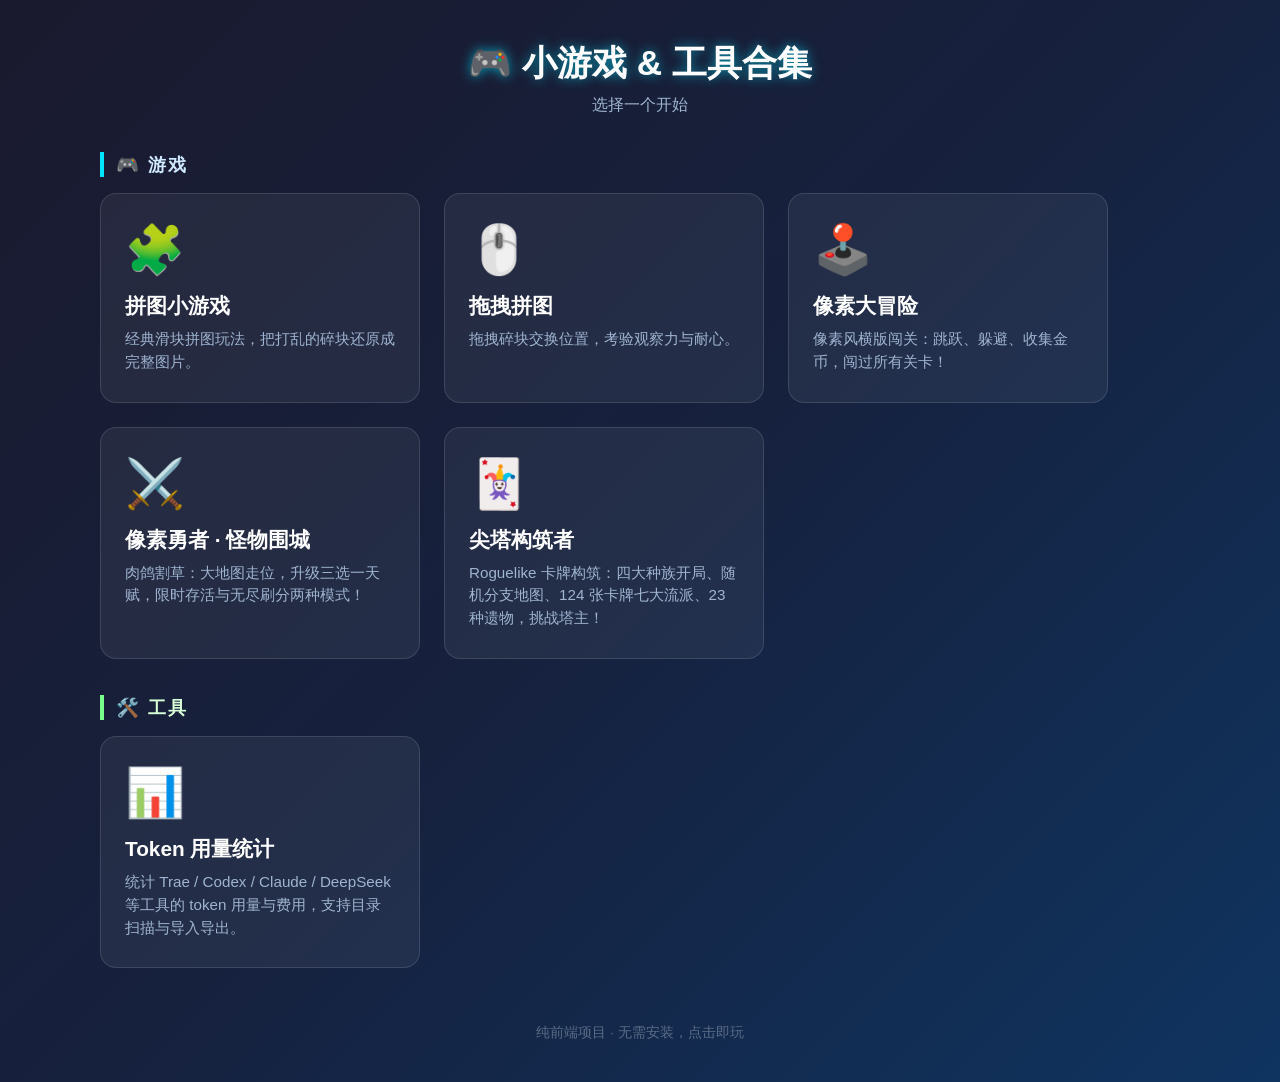
<file: index.html>
<!DOCTYPE html>
<html lang="zh-CN">
<head>
<meta charset="UTF-8" />
<meta name="viewport" content="width=device-width, initial-scale=1.0" />
<title>小游戏 & 工具合集</title>
<style>
  * { margin: 0; padding: 0; box-sizing: border-box; -webkit-tap-highlight-color: transparent; }
  body {
    min-height: 100vh;
    font-family: "Segoe UI", "Microsoft YaHei", sans-serif;
    background: linear-gradient(135deg, #1a1a2e 0%, #16213e 50%, #0f3460 100%);
    color: #fff;
    display: flex;
    flex-direction: column;
    align-items: center;
    padding: 40px 20px;
  }
  h1 {
    font-size: 2.2rem;
    margin-bottom: 8px;
    text-shadow: 0 0 12px rgba(0, 229, 255, .6);
  }
  p.subtitle { color: #9fb4d0; margin-bottom: 36px; }
  section { width: 100%; max-width: 1080px; margin-bottom: 36px; }
  section > h2 {
    font-size: 1.15rem;
    letter-spacing: 2px;
    color: #cfeaff;
    padding-left: 12px;
    border-left: 4px solid #00e5ff;
    margin-bottom: 16px;
  }
  section.tools > h2 { border-color: #7aff8a; color: #d8ffd8; }
  .grid {
    display: grid;
    grid-template-columns: repeat(auto-fit, minmax(260px, 320px));
    gap: 24px;
  }
  a.card {
    display: block;
    text-decoration: none;
    color: #fff;
    background: rgba(255, 255, 255, .06);
    border: 1px solid rgba(255, 255, 255, .12);
    border-radius: 16px;
    padding: 28px 24px;
    transition: transform .2s, box-shadow .2s, border-color .2s;
  }
  a.card:hover {
    transform: translateY(-6px);
    border-color: #00e5ff;
    box-shadow: 0 12px 30px rgba(0, 229, 255, .18);
  }
  section.tools a.card:hover {
    border-color: #7aff8a;
    box-shadow: 0 12px 30px rgba(122, 255, 138, .15);
  }
  .icon { font-size: 3rem; margin-bottom: 14px; }
  a.card h3 { font-size: 1.3rem; margin-bottom: 8px; }
  a.card p { color: #9fb4d0; font-size: .95rem; line-height: 1.5; }
  footer { margin-top: 20px; color: #5a6b85; font-size: .85rem; }
  @media (max-width: 480px) {
    body { padding: 24px 12px; }
    h1 { font-size: 1.6rem; }
    p.subtitle { margin-bottom: 24px; }
    a.card { padding: 20px 18px; }
  }
</style>
</head>
<body>
  <h1>🎮 小游戏 & 工具合集</h1>
  <p class="subtitle">选择一个开始</p>

  <section>
    <h2>🎮 游戏</h2>
    <div class="grid">
      <a class="card" href="./puzzle-game/index.html">
        <div class="icon">🧩</div>
        <h3>拼图小游戏</h3>
        <p>经典滑块拼图玩法，把打乱的碎块还原成完整图片。</p>
      </a>
      <a class="card" href="./drag-puzzle-game/index.html">
        <div class="icon">🖱️</div>
        <h3>拖拽拼图</h3>
        <p>拖拽碎块交换位置，考验观察力与耐心。</p>
      </a>
      <a class="card" href="./pixel-adventure/index.html">
        <div class="icon">🕹️</div>
        <h3>像素大冒险</h3>
        <p>像素风横版闯关：跳跃、躲避、收集金币，闯过所有关卡！</p>
      </a>
      <a class="card" href="./roguelike-arena/index.html">
        <div class="icon">⚔️</div>
        <h3>像素勇者 · 怪物围城</h3>
        <p>肉鸽割草：大地图走位，升级三选一天赋，限时存活与无尽刷分两种模式！</p>
      </a>
      <a class="card" href="./card-spire/index.html">
        <div class="icon">🃏</div>
        <h3>尖塔构筑者</h3>
        <p>Roguelike 卡牌构筑：四大种族开局、随机分支地图、124 张卡牌七大流派、23 种遗物，挑战塔主！</p>
      </a>
    </div>
  </section>

  <section class="tools">
    <h2>🛠️ 工具</h2>
    <div class="grid">
      <a class="card" href="./token-usage-tracker/index.html">
        <div class="icon">📊</div>
        <h3>Token 用量统计</h3>
        <p>统计 Trae / Codex / Claude / DeepSeek 等工具的 token 用量与费用，支持目录扫描与导入导出。</p>
      </a>
    </div>
  </section>

  <footer>纯前端项目 · 无需安装，点击即玩</footer>
</body>
</html>
</file>
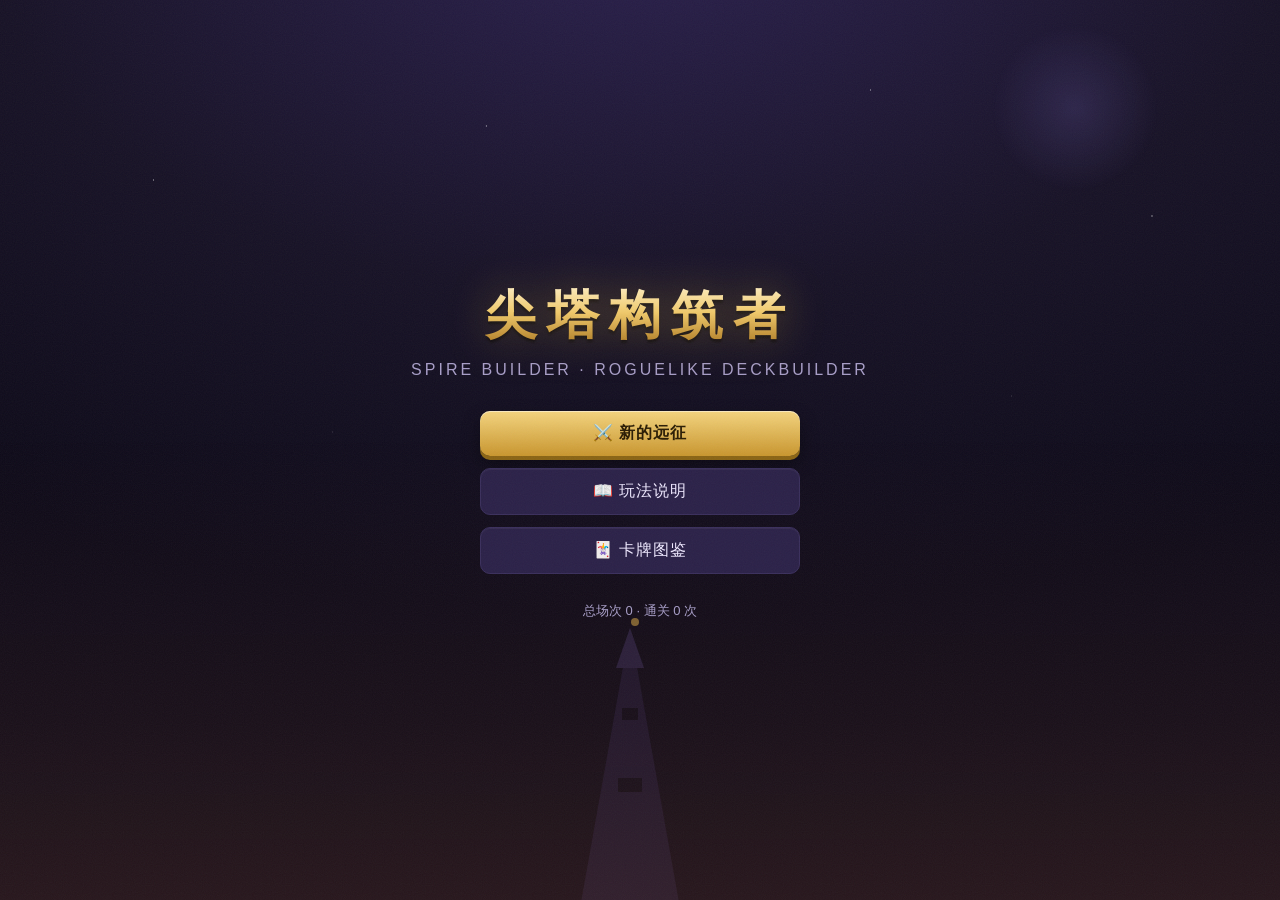
<file: card-spire/index.html>
<!DOCTYPE html>
<html lang="zh-CN">
<head>
<meta charset="UTF-8" />
<meta name="viewport" content="width=device-width, initial-scale=1.0, maximum-scale=1.0, user-scalable=no, viewport-fit=cover" />
<title>尖塔构筑者 · Roguelike 卡牌构筑</title>
<link rel="stylesheet" href="css/style.css?v=20260913b" />
</head>
<body>
<div id="app">
  <header id="topbar"></header>
  <main id="stage"></main>
</div>
<div id="modal"><div class="mbox" id="mbox"></div></div>
<div id="toast"></div>

<!-- 依赖顺序：工具 → 美术 → 结算器 → 数据（卡/遗物/敌人/事件） → 引擎 → 音效 → 界面 → 启动 -->
<script src="js/utils.js?v=20260913b"></script>
<script src="js/art.js?v=20260913b"></script>
<script src="js/effects.js?v=20260913b"></script>
<script src="js/cards.js?v=20260913b"></script>
<script src="js/relics.js?v=20260913b"></script>
<script src="js/enemies.js?v=20260913b"></script>
<script src="js/events.js?v=20260913b"></script>
<script src="js/sfx.js?v=20260913b"></script>
<script src="js/engine.js?v=20260913b"></script>
<script src="js/ui.js?v=20260913b"></script>
<script src="js/main.js?v=20260913b"></script>
</body>
</html>
</file>
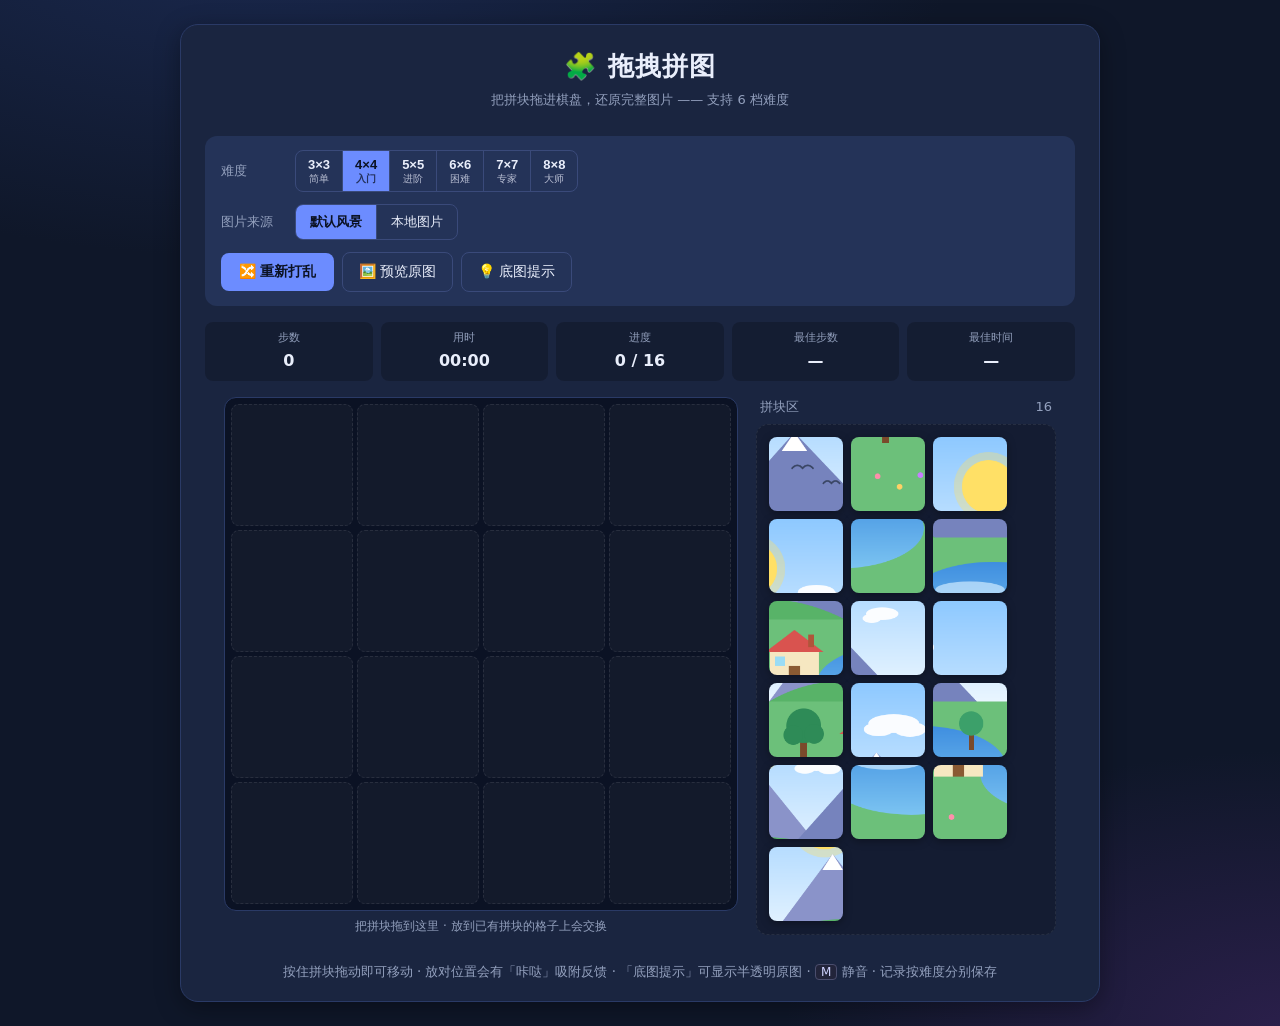
<file: drag-puzzle-game/index.html>
<!DOCTYPE html>
<html lang="zh-CN">
<head>
  <meta charset="UTF-8" />
  <meta name="viewport" content="width=device-width, initial-scale=1.0, maximum-scale=1.0, user-scalable=no, viewport-fit=cover" />
  <title>拖拽拼图</title>
  <link rel="stylesheet" href="style.css?v=20260912b" />
</head>
<body>
  <div class="app">
    <header>
      <h1>🧩 拖拽拼图</h1>
      <p class="subtitle">把拼块拖进棋盘，还原完整图片 —— 支持 6 档难度</p>
    </header>

    <main>
      <!-- 控制面板 -->
      <section class="controls">
        <div class="row">
          <label>难度</label>
          <div class="seg diff-group" id="diffGroup">
            <button class="diff-btn" data-size="3"><strong>3×3</strong><small>简单</small></button>
            <button class="diff-btn active" data-size="4"><strong>4×4</strong><small>入门</small></button>
            <button class="diff-btn" data-size="5"><strong>5×5</strong><small>进阶</small></button>
            <button class="diff-btn" data-size="6"><strong>6×6</strong><small>困难</small></button>
            <button class="diff-btn" data-size="7"><strong>7×7</strong><small>专家</small></button>
            <button class="diff-btn" data-size="8"><strong>8×8</strong><small>大师</small></button>
          </div>
        </div>

        <div class="row" id="imgSrcRow">
          <label>图片来源</label>
          <div class="seg">
            <button class="seg-btn active" id="srcDefault">默认风景</button>
            <button class="seg-btn" id="srcCustom">本地图片</button>
          </div>
          <input type="file" id="fileInput" accept="image/*" hidden />
        </div>

        <div class="row actions-row">
          <button class="primary" id="shuffleBtn">🔀 重新打乱</button>
          <button class="ghost" id="previewBtn">🖼️ 预览原图</button>
          <button class="ghost" id="hintBtn" aria-pressed="false">💡 底图提示</button>
        </div>
      </section>

      <!-- 统计 -->
      <section class="stats">
        <div><span class="stat-label">步数</span><span class="stat-val" id="movesEl">0</span></div>
        <div><span class="stat-label">用时</span><span class="stat-val" id="timeEl">00:00</span></div>
        <div><span class="stat-label">进度</span><span class="stat-val" id="progEl">0 / 16</span></div>
        <div><span class="stat-label">最佳步数</span><span class="stat-val" id="bestMovesEl">—</span></div>
        <div><span class="stat-label">最佳时间</span><span class="stat-val" id="bestTimeEl">—</span></div>
      </section>

      <!-- 游戏区：左棋盘 + 右拼块区 -->
      <section class="play-field">
        <div class="board-panel">
          <div class="board-frame" id="boardFrame">
            <div id="hintLayer"></div>
            <div id="board" class="board" aria-label="拼图棋盘"></div>
          </div>
          <small class="panel-caption">把拼块拖到这里 · 放到已有拼块的格子上会交换</small>
        </div>

        <div class="tray-panel">
          <div class="panel-head"><span>拼块区</span><span id="trayCount">16</span></div>
          <div id="tray" class="tray"></div>
        </div>
      </section>
    </main>

    <!-- 胜利弹窗 -->
    <div id="winOverlay" class="overlay hidden">
      <div class="modal">
        <h2>🎉 恭喜完成！</h2>
        <p id="resultText">用时 00:00，共 0 步。</p>
        <button class="primary" id="playAgain">再来一局</button>
      </div>
    </div>

    <!-- 原图预览弹窗 -->
    <div id="previewModal" class="overlay hidden">
      <div class="modal modal-wide">
        <h2>原图预览</h2>
        <img id="previewImg" alt="原图" />
        <p class="preview-caption" id="previewCaption"></p>
        <button class="ghost" id="previewClose">关闭</button>
      </div>
    </div>

    <footer>
      <small>按住拼块拖动即可移动 · 放对位置会有「咔哒」吸附反馈 · 「底图提示」可显示半透明原图 · <kbd>M</kbd> 静音 · 记录按难度分别保存</small>
    </footer>
  </div>

  <script src="game.js?v=20260912b"></script>
</body>
</html>
</file>
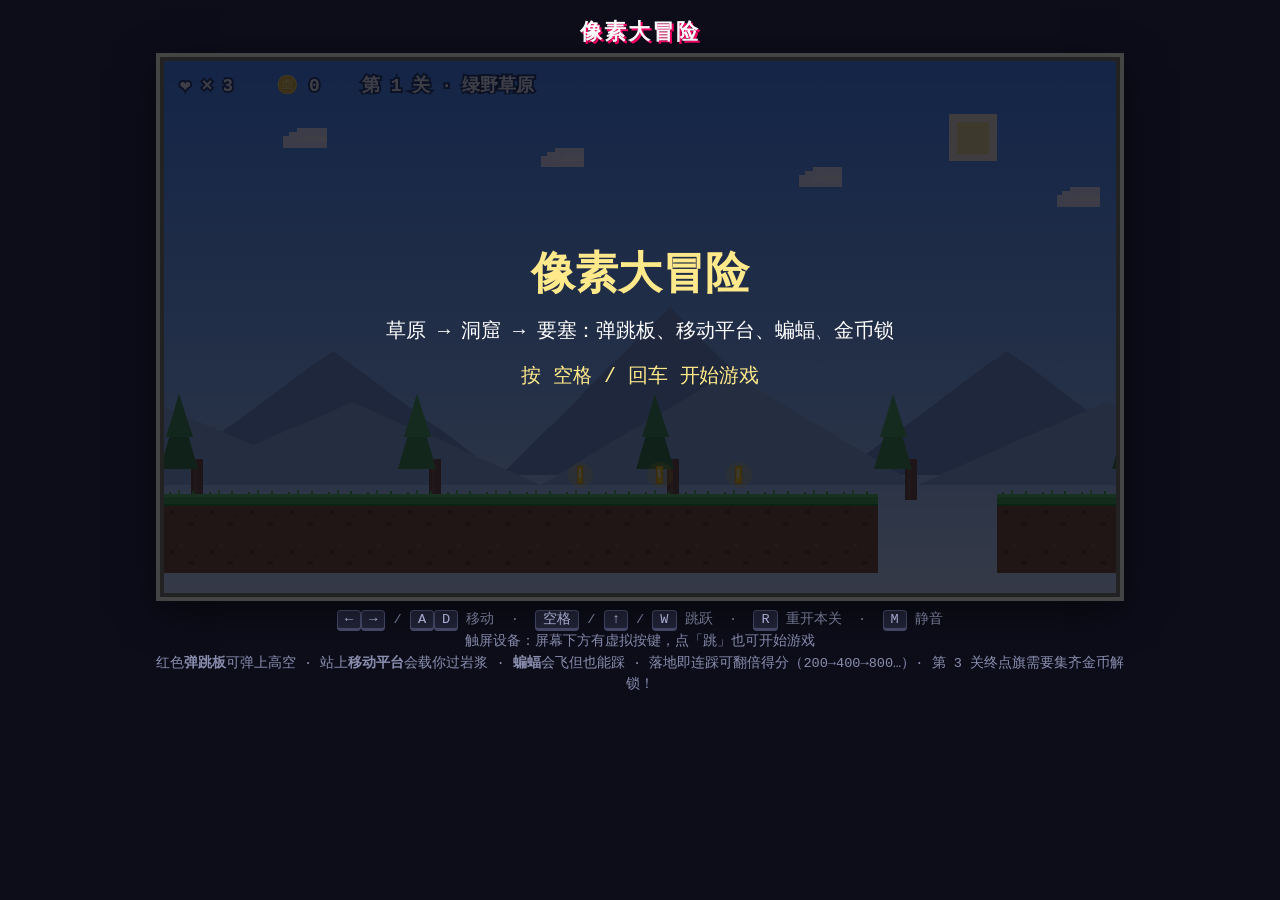
<file: pixel-adventure/index.html>
<!DOCTYPE html>
<html lang="zh-CN">
<head>
<meta charset="UTF-8" />
<meta name="viewport" content="width=device-width, initial-scale=1.0, maximum-scale=1.0, user-scalable=no, viewport-fit=cover" />
<title>像素大冒险</title>
<style>
  * { margin: 0; padding: 0; box-sizing: border-box; -webkit-tap-highlight-color: transparent; }
  html, body { overscroll-behavior: none; }
  body {
    background: #0d0d1a;
    color: #fff;
    font-family: "Courier New", monospace;
    display: flex;
    flex-direction: column;
    align-items: center;
    min-height: 100vh;
    min-height: 100svh;
    padding: 16px;
  }
  h1 { font-size: 1.4rem; margin-bottom: 10px; letter-spacing: 2px; text-shadow: 2px 2px #ff0066; }
  /* 画布自适应：不超屏宽，也不超可视高度（130px 留给标题+说明） */
  #wrap {
    position: relative;
    width: min(96vw, 960px, calc((100vh - 130px) * 16 / 9));
    width: min(96vw, 960px, calc((100svh - 130px) * 16 / 9));
  }
  canvas {
    display: block;
    width: 100%; height: auto; aspect-ratio: 16 / 9;
    background: #5c94fc;
    image-rendering: pixelated;
    image-rendering: crisp-edges;
    border: 4px solid #222;
    box-shadow: 0 0 0 4px #444, 0 12px 40px rgba(0,0,0,.6);
    touch-action: none;
  }
  #hint { margin-top: 12px; color: #8a8fb0; font-size: .85rem; text-align: center; line-height: 1.6; max-width: 980px; }
  kbd {
    background: #22243a; border: 1px solid #4a4e6e; border-bottom-width: 3px;
    border-radius: 4px; padding: 1px 7px; color: #cfd3ff; font-family: inherit;
  }
  /* 触屏虚拟按键：仅触控设备显示 */
  #touch { display: none; }
  @media (pointer: coarse) {
    body { padding-bottom: 110px; }
    #touch {
      display: flex; justify-content: space-between; align-items: flex-end;
      position: fixed; left: 0; right: 0; bottom: 14px; padding: 0 16px;
      z-index: 5; pointer-events: none;
    }
    #touch .grp { display: flex; gap: 12px; pointer-events: auto; }
    #touch button {
      width: 64px; height: 64px; border-radius: 50%;
      border: 2px solid rgba(255,255,255,.45); background: rgba(30,30,60,.5);
      color: #fff; font-size: 1.5rem; font-family: inherit;
      touch-action: none; user-select: none; -webkit-user-select: none;
    }
    #touch button:active { background: rgba(255,255,255,.28); }
    #touch #t-jump { width: 84px; height: 84px; font-size: 1.15rem; border-color: #ffce54; color: #ffce54; }
    #touch #t-restart { width: 46px; height: 46px; font-size: 1rem; align-self: flex-start; }
  }
  /* 横屏矮窗口（手机横过来玩）：隐藏标题说明，画布占满 */
  @media (max-height: 520px) {
    h1, #hint { display: none; }
    body { padding: 6px; }
    #wrap {
      width: min(98vw, 960px, calc((100vh - 20px) * 16 / 9));
      width: min(98vw, 960px, calc((100svh - 20px) * 16 / 9));
    }
  }
</style>
</head>
<body>
  <h1>像素大冒险</h1>
  <div id="wrap"><canvas id="game" width="960" height="540"></canvas></div>
  <div id="touch">
    <div class="grp"><button id="t-left" aria-label="向左">◀</button><button id="t-right" aria-label="向右">▶</button></div>
    <div class="grp"><button id="t-restart" aria-label="重开本关">↻</button><button id="t-jump">跳</button></div>
  </div>
  <p id="hint">
    <kbd>←</kbd><kbd>→</kbd> / <kbd>A</kbd><kbd>D</kbd> 移动 &nbsp;·&nbsp;
    <kbd>空格</kbd> / <kbd>↑</kbd> / <kbd>W</kbd> 跳跃 &nbsp;·&nbsp; <kbd>R</kbd> 重开本关 &nbsp;·&nbsp; <kbd>M</kbd> 静音<br />
    触屏设备：屏幕下方有虚拟按键，点「跳」也可开始游戏<br />
    红色<b>弹跳板</b>可弹上高空 · 站上<b>移动平台</b>会载你过岩浆 · <b>蝙蝠</b>会飞但也能踩 ·
    落地即连踩可翻倍得分（200→400→800…）· 第 3 关终点旗需要集齐金币解锁！
  </p>
<script>
(function () {
  "use strict";
  const TILE = 40, VIEW_W = 960, VIEW_H = 540;
  const canvas = document.getElementById("game");
  const ctx = canvas.getContext("2d");
  ctx.imageSmoothingEnabled = false;

  // 图例: . 空气  # 地面  B 砖块  ? 问号砖  o 金币  ^ 尖刺  ~ 熔岩
  //       P 出生点  E 行走敌人  G 飞行蝙蝠  F 终点旗  | 平台
  //       J 弹跳板  M 水平移动平台(2格宽)  V 垂直移动平台(2格宽)
  const LEVELS = [
    {
      name: "第 1 关 · 绿野草原",
      sky: "#5c94fc", ground: "#3aa832", dirt: "#7a4a21", brick: "#c86428",
      map: [
        "....................................................................................................",
        "....................................................................................................",
        "....................................................................................................",
        "....................................................................................................",
        "....................................................................................................",
        ".................................o.o................................................................",
        "....................................................................................................",
        "..........................o.o.......................................o.o.............................",
        "..........................|||.................B?B...................|||.............................",
        "....................................................................................................",
        "...P......o.o.o.........E.........J.................E...^^................E.............o.o.....F...",
        "##################...##################...##################...##################...################",
        "##################...##################...##################...##################...################",
      ]
    },
    {
      name: "第 2 关 · 幽暗洞窟",
      sky: "#1a1230", ground: "#5a5a72", dirt: "#3c3c50", brick: "#8a5aa0",
      map: [
        "..............................................................................................................",
        "..............................................................................................................",
        "..............................................................................................................",
        ".......................................................o.o....................................................",
        "..............................................................................................................",
        "..............................................................................................................",
        "........................................................V.....................................................",
        "...................G.......................G......o.o..............G..........................................",
        "..............................B?B.................|||................................................B?B......",
        "................M........................M.......................M............................................",
        "...P...............................^^.....................^^E.............E.....^^.o.o.......E....^^....o.oF..",
        "#############~~~~~~~~~~################~~~~~~~~################~~~~~~~~###############~~~#####################",
        "#############~~~~~~~~~~################~~~~~~~~################~~~~~~~~###############~~~#####################",
      ]
    },
    {
      name: "第 3 关 · 熔岩要塞",
      sky: "#2b0f14", ground: "#6e3038", dirt: "#471e24", brick: "#b05030",
      coinGate: 8,
      map: [
        "........................................................................................................................",
        "........................................................................................................................",
        "........................................................................................................................",
        "......................................................o.o...............................................................",
        "........................................................................................................................",
        "...............................o.o.................................................................o.o..................",
        ".......................................................V................................................................",
        "................G.......................G........o.o...........G......................G.................................",
        "........................B?B......................|||....................G.....B?B.......................................",
        ".............M.......................M.......................M.....................M....................................",
        "...P..................E......^^.J.............E.........o.o..........E.....^^..............E...^^...J.o.o......E.o.o.F..",
        "###########~~~~~~~~################~~~~~~~~################~~~~~~~###############~~~~~~~#################~~~############",
        "###########~~~~~~~~################~~~~~~~~################~~~~~~~###############~~~~~~~#################~~~############",
      ]
    }
  ];

  const GRAV = 0.5, MOVE = 0.55, MAX_SPD = 3.6, JUMP = -13.0, SPRING_V = -18, FRICTION = 0.8;

  let levelIdx = 0, lives = 3, score = 0, state = "title";
  let player, enemies, coins, spikes, solids, lava, movers, flag, msgTimer = 0, msgText = "", clearTimer = 0;
  let levelCoinsGot = 0, flagLocked = false;
  const keys = {};
  let camX = 0, tick = 0;
  let parts = [], texts = [], shakeT = 0, hurtT = 0;
  const LS_BEST = "pixel-best";
  let bestScore = 0;
  try { bestScore = parseInt(localStorage.getItem(LS_BEST)) || 0; } catch (e) { /* 隐私模式 */ }

  // ---------- WebAudio 合成音效（零素材，M 键静音） ----------
  const SFX = (() => {
    let ac = null, muted = false;
    try { muted = localStorage.getItem("pixel-muted") === "1"; } catch (e) { /* 隐私模式 */ }
    function a() {
      if (!ac) { const AC = window.AudioContext || window.webkitAudioContext; if (AC) ac = new AC(); }
      if (ac && ac.state === "suspended") ac.resume();
      return ac;
    }
    function tone(freq, dur, type, vol, when = 0, slideTo = 0) {
      const c = a(); if (!c || muted) return;
      const t0 = c.currentTime + when;
      const o = c.createOscillator(), g = c.createGain();
      o.type = type; o.frequency.setValueAtTime(freq, t0);
      if (slideTo) o.frequency.exponentialRampToValueAtTime(Math.max(30, slideTo), t0 + dur);
      g.gain.setValueAtTime(vol, t0);
      g.gain.exponentialRampToValueAtTime(0.001, t0 + dur);
      o.connect(g).connect(c.destination);
      o.start(t0); o.stop(t0 + dur + 0.02);
    }
    function noise(dur, vol, when = 0) {
      const c = a(); if (!c || muted) return;
      const t0 = c.currentTime + when, n = Math.floor(c.sampleRate * dur);
      const buf = c.createBuffer(1, n, c.sampleRate), d = buf.getChannelData(0);
      for (let i = 0; i < n; i++) d[i] = (Math.random() * 2 - 1) * (1 - i / n);
      const s = c.createBufferSource(); s.buffer = buf;
      const g = c.createGain(); g.gain.setValueAtTime(vol, t0);
      g.gain.exponentialRampToValueAtTime(0.001, t0 + dur);
      s.connect(g).connect(c.destination); s.start(t0);
    }
    return {
      get muted() { return muted; },
      toggle() { muted = !muted; try { localStorage.setItem("pixel-muted", muted ? "1" : "0"); } catch (e) { /* 隐私模式 */ } return muted; },
      start() { tone(523, 0.09, "square", 0.08); tone(784, 0.14, "square", 0.08, 0.08); },
      jump()  { tone(300, 0.13, "square", 0.07, 0, 560); },
      coin()  { tone(988, 0.06, "square", 0.07); tone(1319, 0.16, "square", 0.07, 0.055); },
      stomp() { noise(0.09, 0.16); tone(220, 0.1, "triangle", 0.12, 0, 90); },
      combo(n) { tone(440 * Math.pow(1.122, Math.min(n, 8)), 0.1, "square", 0.09); },
      spring() { tone(240, 0.22, "square", 0.09, 0, 720); },
      bump()  { tone(120, 0.07, "triangle", 0.09, 0, 70); },
      hurt()  { tone(320, 0.22, "sawtooth", 0.11, 0, 90); noise(0.14, 0.1); },
      clear() { [523, 659, 784, 1047].forEach((f, i) => tone(f, 0.15, "square", 0.08, i * 0.09)); },
      win()   { [523, 659, 784, 1047, 784, 1319].forEach((f, i) => tone(f, 0.14, "square", 0.08, i * 0.1)); },
      over()  { [392, 330, 262, 196].forEach((f, i) => tone(f, 0.2, "triangle", 0.1, i * 0.13)); },
    };
  })();

  // ---------- 粒子与漂浮文字 ----------
  function puff(x, y, col, n, spread, up) {
    for (let i = 0; i < n; i++) {
      parts.push({
        x, y,
        vx: (Math.random() * 2 - 1) * (spread || 1.8),
        vy: up ? -(1 + Math.random() * 2.2) : (Math.random() * 2 - 1) * 1.4,
        life: 12 + Math.random() * 14, col, sz: 2 + Math.random() * 2.5,
      });
    }
  }
  function floatText(x, y, t, col) { texts.push({ x, y, t, col, life: 46 }); }

  // 熔岩要塞的上升火星（背景氛围粒子）
  const embers = Array.from({ length: 45 }, (_, i) => ({
    x: (i * 137) % VIEW_W, y: (i * 211) % VIEW_H, s: 0.4 + (i % 7) * 0.12, ph: i
  }));

  function tryStart() {
    if (state !== "title" && state !== "gameover" && state !== "win") return;
    if (state === "win") { levelIdx = 0; lives = 3; score = 0; }
    SFX.start();
    loadLevel(levelIdx);
    state = "play";
  }
  document.addEventListener("keydown", e => {
    if (["ArrowLeft","ArrowRight","ArrowUp"," ","Spacebar"].includes(e.key)) e.preventDefault();
    keys[e.key.toLowerCase()] = true;
    if (e.key === " " || e.key === "Spacebar") keys["space"] = true;
    if (e.key.toLowerCase() === "r" && state === "play") loadLevel(levelIdx);
    if (e.key.toLowerCase() === "m") setMsg(SFX.toggle() ? "🔇 已静音" : "🔊 声音开启", 50);
    if (e.key === "Enter" || e.key === " ") tryStart();
  });
  document.addEventListener("keyup", e => {
    keys[e.key.toLowerCase()] = false;
    if (e.key === " " || e.key === "Spacebar") keys["space"] = false;
  });

  // ---------- 触屏虚拟按键 ----------
  function bindTouchBtn(id, down, up) {
    const el = document.getElementById(id);
    el.addEventListener("pointerdown", e => {
      e.preventDefault();
      try { el.setPointerCapture(e.pointerId); } catch (err) { /* 合成事件无真实指针，忽略 */ }
      down();
    });
    const off = e => { e.preventDefault(); up(); };
    el.addEventListener("pointerup", off);
    el.addEventListener("pointercancel", off);
    el.addEventListener("contextmenu", e => e.preventDefault());
  }
  bindTouchBtn("t-left",  () => { keys["arrowleft"] = true; },  () => { keys["arrowleft"] = false; });
  bindTouchBtn("t-right", () => { keys["arrowright"] = true; }, () => { keys["arrowright"] = false; });
  bindTouchBtn("t-jump",  () => { keys["space"] = true; tryStart(); }, () => { keys["space"] = false; });
  bindTouchBtn("t-restart", () => { if (state === "play") loadLevel(levelIdx); else tryStart(); }, () => {});
  canvas.addEventListener("pointerdown", e => { e.preventDefault(); tryStart(); });

  function loadLevel(idx) {
    const L = LEVELS[idx];
    enemies = []; coins = []; spikes = []; solids = []; lava = []; movers = []; flag = null;
    levelCoinsGot = 0;
    const map = L.map;
    for (let r = 0; r < map.length; r++) {
      for (let c = 0; c < map[r].length; c++) {
        const ch = map[r][c], x = c * TILE, y = r * TILE;
        if (ch === "#") solids.push({ x, y, w: TILE, h: TILE, t: "ground" });
        else if (ch === "B" || ch === "?") solids.push({ x, y, w: TILE, h: TILE, t: ch === "?" ? "q" : "brick", used: false });
        else if (ch === "|") solids.push({ x, y, w: TILE, h: TILE/2, t: "plat" });
        else if (ch === "J") solids.push({ x, y, w: TILE, h: TILE, t: "spring", squash: 0 });
        else if (ch === "o") coins.push({ x: x + TILE/2, y: y + TILE/2, taken: false });
        else if (ch === "^") spikes.push({ x: x + 4, y: y + TILE - 14, w: TILE - 8, h: 14 });
        else if (ch === "~") lava.push({ x, y, w: TILE, h: TILE });
        else if (ch === "P") player = { x: x + 4, y: y, w: 26, h: 34, vx: 0, vy: 0, onGround: false, face: 1, inv: 60, coyote: 0, jbuf: 0, prevJump: false, onMover: null, sqx: 1, sqy: 1, chain: 0 };
        else if (ch === "E") enemies.push({ x, y: y + 8, w: 30, h: 28, vx: 0.8, dead: 0 });
        else if (ch === "G") enemies.push({ x, y, w: 30, h: 24, ox: x, oy: y, phase: c * 0.7, t: 0, vx: 0, dead: 0, fly: true });
        else if (ch === "M") movers.push({ x, y: y + 12, w: TILE * 2, h: 16, ox: x, oy: y + 12, axis: "x", range: 90, speed: 0.022, phase: c, dx: 0, dy: 0 });
        else if (ch === "V") movers.push({ x, y: y + 12, w: TILE * 2, h: 16, ox: x, oy: y + 12, axis: "y", range: 80, speed: 0.03, phase: c, dx: 0, dy: 0 });
        else if (ch === "F") flag = { x: x + TILE/2, y: y + TILE };
      }
    }
    // 标记地表砖块（最上层的草皮/石面）
    const gset = new Set(solids.filter(s => s.t === "ground").map(s => s.x + "," + s.y));
    for (const s of solids) if (s.t === "ground") s.top = !gset.has(s.x + "," + (s.y - TILE));
    flagLocked = !!L.coinGate;
    camX = 0;
    parts = []; texts = []; shakeT = 0; hurtT = 0;
  }

  function setMsg(t, f) { msgText = t; msgTimer = f; }

  function collideSolids(e, dx, dy) {
    e.x += dx;
    for (const s of solids) {
      if (s.t === "plat") continue;
      if (hit(e, s)) { if (dx > 0) e.x = s.x - e.w; else if (dx < 0) e.x = s.x + s.w; e.vx = 0; }
    }
    e.y += dy;
    e.onGround = false;
    for (const s of solids) {
      if (!hit(e, s)) continue;
      if (s.t === "plat") {
        if (dy > 0 && e.y + e.h - dy <= s.y + 6) { e.y = s.y - e.h; e.vy = 0; e.onGround = true; }
        continue;
      }
      if (dy > 0) {
        e.y = s.y - e.h; e.vy = 0; e.onGround = true;
        if (e === player) {
          if (s.t === "spring") {
            e.vy = SPRING_V; e.onGround = false; s.squash = 14;
            SFX.spring(); shakeT = Math.max(shakeT, 5);
            puff(s.x + TILE / 2, s.y + 6, "#ffb0b0", 10, 2.4, true);
          }
          else bump(s);
        }
      } else if (dy < 0) { e.y = s.y + s.h; e.vy = 0; if (e === player) bump(s); }
    }
  }
  function hit(a, b) { return a.x < b.x + b.w && a.x + a.w > b.x && a.y < b.y + b.h && a.y + a.h > b.y; }
  function bump(s) {
    if (s.t === "q" && !s.used) {
      s.used = true; score += 100;
      SFX.coin();
      puff(s.x + TILE / 2, s.y, "#ffd700", 7, 1.8, true);
      coins.push({ x: s.x + TILE/2, y: s.y - TILE/2, taken: false, pop: 30 });
    }
  }

  function update() {
    tick++;
    if (msgTimer > 0) msgTimer--;
    // 粒子与漂浮文字（所有状态都更新，通关演出不冻结）
    for (const pt of parts) { pt.x += pt.vx; pt.y += pt.vy; pt.vy += 0.08; pt.life--; }
    parts = parts.filter(pt => pt.life > 0);
    for (const t of texts) { t.y -= 0.8; t.life--; }
    texts = texts.filter(t => t.life > 0);
    if (hurtT > 0) hurtT--;
    if (state === "clear") {
      clearTimer--;
      if (clearTimer <= 0) {
        if (levelIdx < LEVELS.length - 1) { levelIdx++; loadLevel(levelIdx); state = "play"; }
        else {
          state = "win"; SFX.win();
          if (score > bestScore) { bestScore = score; try { localStorage.setItem(LS_BEST, String(bestScore)); } catch (e) { /* 隐私模式 */ } }
        }
      }
      return;
    }
    if (state !== "play") return;

    const L = LEVELS[levelIdx], mapW = L.map[0].length * TILE;

    // 1) 移动平台先走，记录本帧位移
    for (const m of movers) {
      const px_ = m.x, py_ = m.y;
      const off = Math.sin(tick * m.speed + m.phase) * m.range;
      if (m.axis === "x") { m.x = m.ox + off; m.y = m.oy; }
      else { m.x = m.ox; m.y = m.oy + off; }
      m.dx = m.x - px_; m.dy = m.y - py_;
    }

    // 2) 玩家物理
    const p = player;
    const left = keys["arrowleft"] || keys["a"], right = keys["arrowright"] || keys["d"];
    if (left) { p.vx -= MOVE; p.face = -1; }
    if (right) { p.vx += MOVE; p.face = 1; }
    if (!left && !right && p.onGround) p.vx *= FRICTION;
    if (Math.abs(p.vx) < 0.05) p.vx = 0;
    p.vx = Math.max(-MAX_SPD, Math.min(MAX_SPD, p.vx));
    if (p.onGround) p.coyote = 7; else if (p.coyote > 0) p.coyote--;
    const wantJump = keys["space"] || keys["arrowup"] || keys["w"];
    if (wantJump && !p.prevJump) p.jbuf = 8;
    p.prevJump = wantJump;
    if (p.jbuf > 0) p.jbuf--;
    if (p.jbuf > 0 && p.coyote > 0) {
      p.vy = JUMP; p.coyote = 0; p.jbuf = 0; p.onGround = false;
      p.sqx = 0.8; p.sqy = 1.2; p.chain = 0;              // 起跳拉伸，重置连踩
      SFX.jump();
      puff(p.x + p.w / 2, p.y + p.h, "rgba(255,255,255,.7)", 5, 1.6, false);
    }
    if (!wantJump && p.vy < -4.5) p.vy = -4.5;
    p.vy = Math.min(p.vy + GRAV, 14);
    const wasAir = !p.onGround, fallV = p.vy;
    collideSolids(p, p.vx, p.vy);
    if (wasAir && p.onGround) {                           // 落地：挤压变形 + 扬尘 + 重落地震屏
      p.sqx = Math.min(1.3, 1 + fallV / 40); p.sqy = Math.max(0.7, 1 - fallV / 40);
      if (fallV > 5) {
        puff(p.x + 4, p.y + p.h, "rgba(255,255,255,.55)", 4, 2, false);
        puff(p.x + p.w - 4, p.y + p.h, "rgba(255,255,255,.55)", 4, 2, false);
        if (fallV > 10) shakeT = Math.max(shakeT, 4);
      }
    }
    if (p.onGround && Math.abs(p.vx) > 2.4 && tick % 10 === 0)   // 奔跑扬尘
      puff(p.x + p.w / 2 - p.face * 8, p.y + p.h, "rgba(255,255,255,.35)", 1, 1, false);
    p.sqx += (1 - p.sqx) * 0.16; p.sqy += (1 - p.sqy) * 0.16;    // 形变回弹

    // 3) 移动平台载客：落上即吸附，并随平台移动
    p.onMover = null;
    for (const m of movers) {
      const bottom = p.y + p.h;
      if (p.x + p.w > m.x && p.x < m.x + m.w && p.vy >= 0 && bottom >= m.y && bottom <= m.y + m.h + 10) {
        p.y = m.y - p.h; p.vy = 0; p.onGround = true; p.onMover = m;
      }
    }
    if (p.onMover) p.x += p.onMover.dx;
    p.x = Math.max(0, Math.min(p.x, mapW - p.w));
    if (p.inv > 0) p.inv--;

    // 掉落 / 熔岩 / 尖刺
    if (p.y > VIEW_H + 100 || lava.some(l => hit(p, l)) || spikes.some(s => hit(p, s) && p.vy > -2)) hurt();

    // 金币
    for (const c of coins) {
      if (c.taken) continue;
      if (c.pop) { c.pop--; c.y -= 1.5; if (c.pop === 0) c.taken = true; continue; }
      if (Math.abs(p.x + p.w/2 - c.x) < 30 && Math.abs(p.y + p.h/2 - c.y) < 34) {
        c.taken = true; score += 50; levelCoinsGot++;
        SFX.coin();
        puff(c.x, c.y, "#ffd700", 6, 1.7, true);
        floatText(c.x, c.y - 10, "+50", "#ffd700");
        if (flagLocked && levelCoinsGot >= L.coinGate) { flagLocked = false; setMsg("🔑 终点旗已解锁！", 90); }
      }
    }

    // 敌人（行走 + 飞行）
    for (const en of enemies) {
      if (en.dead) { en.dead++; continue; }
      if (en.fly) {
        en.t++;
        en.x = en.ox + Math.sin(en.t * 0.02 + en.phase) * 70;
        en.y = en.oy + Math.sin(en.t * 0.033 + en.phase * 2) * 24;
      } else {
        en.vy = Math.min((en.vy || 0) + GRAV, 12);
        const ox = en.x;
        collideSolids(en, en.vx, en.vy);
        if (en.x < 0) { en.x = 0; en.vx = Math.abs(en.vx); }
        if (en.x > mapW - en.w) { en.x = mapW - en.w; en.vx = -Math.abs(en.vx); }
        if (en.x === ox) en.vx *= -1;
        if (en.y > VIEW_H + 80) en.dead = 1;
      }
      if (p.inv === 0 && hit(p, en)) {
        if (p.vy > 1.5 && p.y + p.h < en.y + en.h * 0.7) {
          en.dead = 1; p.vy = JUMP * 0.7;
          p.chain++;                                       // 连踩加分：200/400/800/1600
          const gain = Math.min(1600, 200 * Math.pow(2, p.chain - 1));
          score += gain;
          SFX.stomp(); SFX.combo(p.chain);
          shakeT = Math.max(shakeT, 3);
          p.sqx = 1.25; p.sqy = 0.75;
          puff(en.x + en.w / 2, en.y + en.h / 2, "#ffffff", 10, 2.6, true);
          puff(en.x + en.w / 2, en.y + en.h / 2, "#ffd24a", 6, 2.2, true);
          floatText(en.x + en.w / 2, en.y - 6, "+" + gain, "#ffe98a");
        }
        else hurt();
      }
    }

    // 终点旗（第 3 关需金币解锁）
    if (flag && Math.abs(p.x + p.w/2 - flag.x) < 30 && p.y + p.h > flag.y - TILE * 2) {
      if (flagLocked) {
        if (msgTimer <= 0) setMsg(`🔒 还需 ${L.coinGate - levelCoinsGot} 枚金币解锁终点旗`, 60);
      } else {
        score += 500;
        SFX.clear();
        for (let i = 0; i < 3; i++) puff(flag.x, flag.y - 60, ["#ffd700", "#7fff7f", "#7ad0ff"][i], 9, 2.6, true);
        state = "clear"; clearTimer = 100;
      }
    }

    camX += ((p.x - VIEW_W * 0.4) - camX) * 0.12;
    camX = Math.max(0, Math.min(camX, mapW - VIEW_W));
  }

  function hurt() {
    if (player.inv > 0) return;
    lives--;
    SFX.hurt(); shakeT = 10; hurtT = 14;
    puff(player.x + 13, player.y + 17, "#ff6b6b", 12, 2.6, true);
    if (lives <= 0) {
      state = "gameover";
      SFX.over();
      if (score > bestScore) { bestScore = score; try { localStorage.setItem(LS_BEST, String(bestScore)); } catch (e) { /* 隐私模式 */ } }
      return;
    }
    loadLevel(levelIdx);
  }

  // ---- 绘制 ----
  function px(x, y, w, h, color) { ctx.fillStyle = color; ctx.fillRect(Math.round(x), Math.round(y), w, h); }
  function shade(hex, amt) {
    const n = parseInt(hex.slice(1), 16);
    const r = Math.max(0, Math.min(255, (n >> 16) + amt));
    const g = Math.max(0, Math.min(255, ((n >> 8) & 255) + amt));
    const b = Math.max(0, Math.min(255, (n & 255) + amt));
    return `rgb(${r},${g},${b})`;
  }

  function drawBackground(L) {
    // 天空渐变
    const sky = ctx.createLinearGradient(0, 0, 0, VIEW_H);
    if (levelIdx === 0) { sky.addColorStop(0, "#3f8cff"); sky.addColorStop(0.65, "#8fc4ff"); sky.addColorStop(1, "#d6ecff"); }
    else if (levelIdx === 1) { sky.addColorStop(0, "#0b0817"); sky.addColorStop(1, "#241a3e"); }
    else { sky.addColorStop(0, "#1a0d12"); sky.addColorStop(0.7, "#3d1414"); sky.addColorStop(1, "#61201a"); }
    ctx.fillStyle = sky; ctx.fillRect(0, 0, VIEW_W, VIEW_H);
    if (levelIdx === 0) {
      // 太阳
      px(792, 54, 48, 48, "#fff7d6"); px(800, 62, 32, 32, "#ffe98a");
      // 远山（两层视差）
      ctx.fillStyle = "#6d97c9";
      for (let i = 0; i < 6; i++) {
        const mx = ((i * 340 - camX * 0.15) % (VIEW_W + 680) + VIEW_W + 680) % (VIEW_W + 680) - 340;
        ctx.beginPath(); ctx.moveTo(mx, 420); ctx.lineTo(mx + 170, 250 + (i % 2) * 44); ctx.lineTo(mx + 340, 420); ctx.fill();
      }
      ctx.fillStyle = "#8fb7e3";
      for (let i = 0; i < 6; i++) {
        const mx = ((i * 380 - camX * 0.25) % (VIEW_W + 760) + VIEW_W + 760) % (VIEW_W + 760) - 380;
        ctx.beginPath(); ctx.moveTo(mx, 430); ctx.lineTo(mx + 190, 316 + (i % 2) * 30); ctx.lineTo(mx + 380, 430); ctx.fill();
      }
      // 树线（中视差）
      for (let i = 0; i < 9; i++) {
        const tx = ((i * 240 - camX * 0.4) % (VIEW_W + 480) + VIEW_W + 480) % (VIEW_W + 480) - 240;
        px(tx + 27, 404, 12, 42, "#6a4326"); px(tx + 30, 404, 3, 42, "#7d5230");
        ctx.fillStyle = i % 2 ? "#2f7d33" : "#37913c";
        ctx.beginPath(); ctx.moveTo(tx - 4, 414); ctx.lineTo(tx + 34, 414); ctx.lineTo(tx + 15, 350); ctx.fill();
        ctx.fillStyle = i % 2 ? "#3d9442" : "#4aa84f";
        ctx.beginPath(); ctx.moveTo(tx + 2, 382); ctx.lineTo(tx + 29, 382); ctx.lineTo(tx + 15, 338); ctx.fill();
      }
      // 云（快视差）
      for (let i = 0; i < 5; i++) {
        const cx = ((i * 260 - camX * 0.5) % (VIEW_W + 320) + VIEW_W + 320) % (VIEW_W + 320) - 160;
        const cy = 48 + i * 20;
        px(cx + 20, cy + 8, 44, 12, "rgba(255,255,255,.93)");
        px(cx + 34, cy, 30, 14, "rgba(255,255,255,.93)");
        px(cx + 26, cy + 4, 16, 7, "#f4f8ff");
      }
    } else if (levelIdx === 1) {
      // 洞窟：悬浮微光 + 钟乳石 + 发光水晶
      for (let i = 0; i < 40; i++) {
        const sx = ((i * 137 - camX * 0.3) % VIEW_W + VIEW_W) % VIEW_W, sy = (i * 89) % 240;
        px(sx, sy, 2, 2, "rgba(180,160,255,.45)");
      }
      ctx.fillStyle = "#120c22";
      for (let i = 0; i < 8; i++) {
        const sx = ((i * 170 - camX * 0.5) % (VIEW_W + 200) + VIEW_W + 200) % (VIEW_W + 200) - 100;
        const h = 50 + (i % 3) * 34;
        ctx.beginPath(); ctx.moveTo(sx, 0); ctx.lineTo(sx + 26, 0); ctx.lineTo(sx + 13, h); ctx.fill();
      }
      for (let i = 0; i < 6; i++) {
        const cx2 = ((i * 300 - camX * 0.45) % (VIEW_W + 300) + VIEW_W + 300) % (VIEW_W + 300) - 150;
        const gl = 0.55 + Math.sin(tick * 0.05 + i * 2) * 0.35;
        ctx.globalAlpha = gl * 0.3;
        px(cx2 - 4, 462, 30, 12, "#7ad0ff");
        ctx.globalAlpha = gl;
        ctx.fillStyle = "#b0e4ff";
        ctx.beginPath(); ctx.moveTo(cx2, 504); ctx.lineTo(cx2 + 7, 458); ctx.lineTo(cx2 + 14, 504); ctx.fill();
        ctx.beginPath(); ctx.moveTo(cx2 + 13, 504); ctx.lineTo(cx2 + 19, 472); ctx.lineTo(cx2 + 25, 504); ctx.fill();
        ctx.globalAlpha = 1;
      }
    } else {
      // 熔岩要塞：远处火山 + 城垛剪影 + 火星
      ctx.fillStyle = "#26090b";
      for (let i = 0; i < 5; i++) {
        const vx = ((i * 420 - camX * 0.18) % (VIEW_W + 840) + VIEW_W + 840) % (VIEW_W + 840) - 420;
        ctx.beginPath(); ctx.moveTo(vx, 430); ctx.lineTo(vx + 210, 206 + (i % 2) * 50); ctx.lineTo(vx + 420, 430); ctx.fill();
      }
      ctx.fillStyle = "#1a0608";
      for (let i = 0; i < 10; i++) {
        const fx = ((i * 190 - camX * 0.32) % (VIEW_W + 380) + VIEW_W + 380) % (VIEW_W + 380) - 190;
        px(fx, 352, 92, 88, "#1a0608");
        for (let m = 0; m < 3; m++) px(fx + 6 + m * 30, 338, 18, 16, "#1a0608");
      }
      ctx.fillStyle = "rgba(255,90,40,.5)";
      for (let i = 0; i < 10; i++) {
        const fx = ((i * 190 - camX * 0.32) % (VIEW_W + 380) + VIEW_W + 380) % (VIEW_W + 380) - 190;
        px(fx + 44, 352, 4, 3, "rgba(255,110,40,.65)");
      }
      for (const em of embers) {                        // 熔岩火星上升
        em.y -= em.s;
        em.x += Math.sin(tick * 0.03 + em.ph) * 0.4;
        if (em.y < -4) { em.y = VIEW_H + 4; em.x = (em.x + 311) % VIEW_W; }
        px(em.x, em.y, 3, 3, em.s > 0.9 ? "#ff9a3d" : "#e8542a");
      }
    }
  }

  function drawPlayer(p) {
    if (p.inv > 0 && (tick >> 2) % 2) return;
    const x = Math.round(p.x), y = Math.round(p.y), f = p.face;
    ctx.save();
    ctx.translate(x + 13, y + 34);                         // 以脚底中心为锚做挤压/拉伸
    ctx.scale(p.sqx || 1, p.sqy || 1);
    ctx.translate(-x - 13, -y - 34);
    const O = "#241a2e";                                 // 全身描边色
    const run = p.onGround && Math.abs(p.vx) > 0.4;
    const step = run ? (tick >> 3) % 4 : 0;              // 四帧行走
    const bob = run && (step === 1 || step === 3) ? 1 : 0;
    const b = y + bob;                                   // 身体原点（含跑动起伏）
    if (p.onGround) {                                    // 脚下阴影
      ctx.fillStyle = "rgba(0,0,0,.25)";
      ctx.beginPath(); ctx.ellipse(x + 13, y + 33, 11, 3.5, 0, 0, 7); ctx.fill();
    }
    // ---- 帽子 ----
    px(x + 3, b + 1, 20, 6, O);
    px(x + 4, b + 2, 18, 3, "#e84343");
    px(x + 4, b + 1, 18, 2, "#ff6b6b");
    px(f > 0 ? x + 17 : x + 1, b + 4, 8, 2, "#c22525");  // 帽檐朝向脸
    // ---- 脸 ----
    px(x + 4, b + 6, 18, 11, O);
    px(x + 5, b + 7, 16, 9, "#ffc98f");
    px(f > 0 ? x + 5 : x + 17, b + 7, 4, 5, "#7a4322");  // 后脑勺头发
    px(f > 0 ? x + 14 : x + 8, b + 9, 3, 4, "#20242e");  // 眼睛
    px(f > 0 ? x + 15 : x + 8, b + 9, 1, 1, "#ffffff");  // 眼中高光
    px(f > 0 ? x + 15 : x + 7, b + 13, 4, 1, "#e89a6a"); // 腮红
    // ---- 身体 ----
    px(x + 3, b + 16, 20, 10, O);
    px(x + 4, b + 17, 18, 7, "#2f66d0");
    px(x + 4, b + 17, 18, 2, "#5a8ae8");                 // 衣服高光
    px(x + 4, b + 23, 18, 3, "#4a2f1a");                 // 腰带
    px(x + 11, b + 23, 4, 3, "#ffd23b");                 // 金扣
    const arm = run ? (step < 2 ? 1 : -1) : (p.onGround ? 0 : -2);
    px(x + 1, b + 17 + arm, 3, 7, O); px(x + 2, b + 18 + arm, 2, 5, "#ffc98f");           // 后手
    px(x + 22, b + 17 - arm, 3, 7, O); px(x + 22, b + 18 - arm, 2, 5, "#ffc98f");         // 前手
    // ---- 腿脚 ----
    if (p.onGround) {
      const la = step === 1 ? 3 : step === 3 ? -3 : 0;
      px(x + 5, b + 25, 8, 9, O); px(x + 13, b + 25, 8, 9, O);
      px(x + 6, b + 26 + Math.max(0, -la), 6, 7 - Math.max(0, -la), "#6a4525");
      px(x + 14, b + 26 + Math.max(0, la), 6, 7 - Math.max(0, la), "#5a3a1a");
      px(x + 6 + Math.max(0, la * -1) * 0, b + 32, 6, 2, "#33210f");   // 鞋底
      px(x + 14, b + 32, 6, 2, "#33210f");
    } else {                                             // 空中姿势：前腿抬起后腿后蹬
      px(x + 4, b + 25, 9, 9, O); px(x + 13, b + 25, 9, 9, O);
      px(x + 5, b + 26, 7, 5, "#5a3a1a"); px(x + 3, b + 29, 6, 3, "#33210f");
      px(x + 14, b + 26, 7, 5, "#6a4525"); px(x + 17, b + 29, 5, 3, "#33210f");
    }
    ctx.restore();
  }

  function drawEnemy(en) {
    if (en.dead) return;
    const x = Math.round(en.x), y = Math.round(en.y);
    if (en.fly) {
      // ---- 蝙蝠：扇动双翼 + 黄眼獠牙 ----
      const f = Math.sin(tick * 0.25 + en.phase) * 5;
      ctx.fillStyle = "rgba(0,0,0,.15)";
      ctx.beginPath(); ctx.ellipse(x + 15, y + 30, 9, 2.5, 0, 0, 7); ctx.fill();
      const O = "#1c0f2a";
      ctx.fillStyle = "#5a2a78";                           // 左翼
      ctx.beginPath();
      ctx.moveTo(x + 11, y + 8); ctx.lineTo(x + 1, y + 2 + f); ctx.lineTo(x - 4, y + 11 + f);
      ctx.lineTo(x + 3, y + 13 + f * 0.6); ctx.lineTo(x + 10, y + 13); ctx.fill();
      ctx.fillStyle = "#5a2a78";                           // 右翼
      ctx.beginPath();
      ctx.moveTo(x + 21, y + 8); ctx.lineTo(x + 31, y + 2 - f); ctx.lineTo(x + 36, y + 11 - f);
      ctx.lineTo(x + 29, y + 13 - f * 0.6); ctx.lineTo(x + 22, y + 13); ctx.fill();
      px(x + 10, y - 4, 3, 6, O); px(x + 19, y - 4, 3, 6, O);           // 耳朵
      px(x + 10, y - 3, 2, 3, "#7a3fa0"); px(x + 20, y - 3, 2, 3, "#7a3fa0");
      px(x + 7, y + 2, 18, 17, O);                                       // 身体描边
      px(x + 8, y + 3, 16, 15, "#7a3fa0");
      px(x + 8, y + 12, 16, 6, "#5a2a78");                               // 腹部阴影
      px(x + 10, y + 6, 4, 4, "#ffe98a"); px(x + 18, y + 6, 4, 4, "#ffe98a");
      px(x + 11, y + 7, 2, 2, "#6a5400"); px(x + 19, y + 7, 2, 2, "#6a5400");
      px(x + 11, y + 13, 2, 3, "#ffffff"); px(x + 19, y + 13, 2, 3, "#ffffff");   // 獠牙
    } else {
      // ---- 蘑菇怪：红帽白点 + 怒目小脚 ----
      const wob = Math.sin(tick * 0.14 + en.x * 0.05) * 2;
      ctx.fillStyle = "rgba(0,0,0,.22)";
      ctx.beginPath(); ctx.ellipse(x + 15, y + 28, 13, 3.5, 0, 0, 7); ctx.fill();
      const lp = Math.sin(tick * 0.2 + en.x * 0.09) * 3;   // 双脚交替
      px(x + 3 + lp, y + 22, 10, 6, "#4a2c16"); px(x + 17 - lp, y + 22, 10, 6, "#3a2210");
      px(x + 5, y + 9, 20, 15, "#f2e3c8");                              // 蘑菇柄
      px(x + 5, y + 9, 20, 4, "#fff8ea");
      px(x + 5, y + 20, 20, 4, "#dcc9a8");
      px(x + 8, y + 13, 4, 5, "#2a1a12"); px(x + 18, y + 13, 4, 5, "#2a1a12");   // 眼
      px(x + 7, y + 11, 6, 2, "#2a1a12"); px(x + 17, y + 11, 6, 2, "#2a1a12");   // 怒眉
      px(x + 12, y + 19, 6, 2, "#b06a4a");                              // 嘴
      px(x + 1, y - 3 + wob, 28, 14, "#8a2020");                        // 菌盖
      px(x + 2, y - 2 + wob, 26, 11, "#d84040");
      px(x + 4, y - 1 + wob, 12, 3, "#f06a6a");                         // 盖顶高光
      px(x + 5, y + 3 + wob, 5, 5, "#fff4e8");                          // 白斑点
      px(x + 17, y + 1 + wob, 4, 4, "#fff4e8");
      px(x + 12, y + 6 + wob, 3, 3, "#ffd9d9");
      px(x + 1, y + 9 + wob, 28, 2, "#a82828");                         // 盖沿
    }
  }

  function draw() {
    const L = LEVELS[levelIdx];
    drawBackground(L);
    ctx.save();
    const sx = shakeT > 0 ? ((Math.random() * 10 - 5) | 0) : 0;
    const sy = shakeT > 0 ? ((Math.random() * 8 - 4) | 0) : 0;
    if (shakeT > 0) shakeT--;
    ctx.translate(-Math.round(camX) + sx, sy);

    for (const m of movers) {
      if (m.x + m.w < camX - 60 || m.x > camX + VIEW_W + 60) continue;
      px(m.x, m.y, m.w, m.h, "#3a4258");
      px(m.x, m.y, m.w, 4, "#c8d4f0");
      px(m.x, m.y, m.w, 7, "#8a96b8");
      px(m.x, m.y + m.h - 3, m.w, 3, "#262c3e");
      for (let i = 0; i < m.w - 8; i += 16) {           // 黄黑警示条
        px(m.x + 4 + i, m.y + 9, 8, 4, "#e8b820");
        px(m.x + 12 + i, m.y + 9, 8, 4, "#2a3040");
      }
    }

    for (const s of solids) {
      if (s.x + s.w < camX - 60 || s.x > camX + VIEW_W + 60) continue;
      if (s.t === "ground") {
        px(s.x, s.y, s.w, s.h, L.dirt);
        px(s.x + 6, s.y + 16, 5, 4, shade(L.dirt, -22));       // 土壤颗粒
        px(s.x + 24, s.y + 28, 6, 4, shade(L.dirt, -22));
        px(s.x + 15, s.y + 10, 4, 3, shade(L.dirt, 16));
        px(s.x + 30, s.y + 20, 4, 3, shade(L.dirt, -16));
        if (s.top) {
          const g = L.ground;
          px(s.x, s.y, s.w, 10, g);
          px(s.x, s.y, s.w, 3, shade(g, 30));
          px(s.x, s.y + 10, s.w, 2, shade(g, -34));
          px(s.x + 5, s.y - 3, 2, 3, g);                       // 草叶/石笋尖
          px(s.x + 14, s.y - 5, 2, 5, shade(g, 22));
          px(s.x + 28, s.y - 4, 2, 4, g);
        }
      } else if (s.t === "plat") {
        px(s.x, s.y, s.w, s.h, shade(L.brick, -50));
        px(s.x + 1, s.y, s.w - 2, s.h - 2, L.brick);
        px(s.x + 1, s.y, s.w - 2, 3, shade(L.brick, 50));
        px(s.x + 1, s.y + s.h - 4, s.w - 2, 2, shade(L.brick, -36));
      } else if (s.t === "q") {
        if (s.used) {
          px(s.x, s.y, s.w, s.h, "#4a4230");
          px(s.x + 1, s.y + 1, s.w - 2, s.h - 2, "#6a5f42");
          px(s.x + 1, s.y + 1, s.w - 2, 2, "#7d7154");
        } else {
          const gl = Math.sin(tick * 0.1) > 0;
          px(s.x, s.y, s.w, s.h, "#8a5a00");
          px(s.x + 1, s.y + 1, s.w - 2, s.h - 2, "#e8a820");
          px(s.x + 1, s.y + 1, s.w - 2, 3, "#f8d860");
          px(s.x + 3, s.y + 3, 3, 3, "#8a5a00"); px(s.x + s.w - 6, s.y + 3, 3, 3, "#8a5a00");
          px(s.x + 3, s.y + s.h - 6, 3, 3, "#8a5a00"); px(s.x + s.w - 6, s.y + s.h - 6, 3, 3, "#8a5a00");
          ctx.font = "bold 24px 'Courier New', monospace";
          ctx.textAlign = "center"; ctx.textBaseline = "middle";
          ctx.fillStyle = gl ? "#ffffff" : "#ffe98a";
          ctx.fillText("?", s.x + s.w / 2, s.y + s.h / 2 + 1);
          ctx.textAlign = "left"; ctx.textBaseline = "alphabetic";
        }
      } else if (s.t === "spring") {
        const sq = s.squash > 0 ? 8 : 0;
        if (s.squash > 0) s.squash--;
        px(s.x + 4, s.y + 34, 32, 6, "#3a3a46");              // 底座
        px(s.x + 4, s.y + 34, 32, 2, "#5a5a6a");
        px(s.x + 13, y8(s, 27) + sq, 14, 4, "#9aa4c0");       // 弹簧圈
        px(s.x + 15, y8(s, 21) + sq * 0.66, 10, 4, "#8a94b0");
        px(s.x + 13, y8(s, 15) + sq * 0.33, 14, 4, "#9aa4c0");
        px(s.x + 6, y8(s, 8) + sq, 28, 7, "#e03030");         // 顶板
        px(s.x + 6, y8(s, 8) + sq, 28, 2, "#ff7a7a");
        px(s.x + 8, y8(s, 13) + sq, 24, 2, "#a01818");
      } else {
        px(s.x, s.y, s.w, s.h, shade(L.brick, -46));          // 砖块
        px(s.x + 1, s.y + 1, s.w - 2, s.h - 2, L.brick);
        px(s.x + 1, s.y + 1, s.w - 2, 3, shade(L.brick, 44));
        px(s.x + 1, s.y + 19, s.w - 2, 2, shade(L.brick, -34));
        px(s.x + 19, s.y + 1, 2, 18, shade(L.brick, -34));
        px(s.x + 1, s.y + 37, s.w - 2, 2, shade(L.brick, -34));
        px(s.x + 9, s.y + 21, 2, 16, shade(L.brick, -34));
        px(s.x + 29, s.y + 21, 2, 16, shade(L.brick, -34));
      }
    }

    for (const l of lava) {                                   // 岩浆（此前未绘制，补上）
      if (l.x + l.w < camX - 60 || l.x > camX + VIEW_W + 60) continue;
      const wob = Math.sin(tick * 0.07 + l.x * 0.045) * 2;
      px(l.x, l.y + 3 + wob, l.w, TILE - 3 - wob, "#d43818");
      px(l.x, l.y + 3 + wob, l.w, 5, "#ff8a2a");
      px(l.x, l.y + 9 + wob, l.w, 2, "#ffd54a");
      px(l.x, l.y + TILE - 6, l.w, 6, "#8a1c0c");
      if ((tick + l.x) % 120 < 3) px(l.x + 8 + (l.x * 7 % 22), l.y - 1 + wob, 4, 4, "#ffb02a");
    }

    for (const s of spikes) {
      for (let i = 0; i < 3; i++) {
        const bx = s.x + i * (s.w / 3);
        ctx.fillStyle = "#78809a";
        ctx.beginPath();
        ctx.moveTo(bx - 1, s.y + s.h); ctx.lineTo(bx + s.w / 6, s.y - 1); ctx.lineTo(bx + s.w / 3 + 1, s.y + s.h);
        ctx.fill();
        ctx.fillStyle = "#d8dee8";
        ctx.beginPath();
        ctx.moveTo(bx + 1, s.y + s.h); ctx.lineTo(bx + s.w / 6, s.y + 1); ctx.lineTo(bx + s.w / 3 - 1, s.y + s.h);
        ctx.fill();
      }
    }
    for (const c of coins) {
      if (c.taken) continue;
      const spin = Math.abs(Math.cos(tick * 0.08)) * 10 + 4;
      ctx.fillStyle = "rgba(255,215,0,.22)";                  // 金币光晕
      ctx.beginPath(); ctx.arc(c.x, c.y, 13, 0, 7); ctx.fill();
      px(c.x - spin / 2, c.y - 9, spin, 18, "#e8a800");
      px(c.x - spin / 2 + 1, c.y - 8, Math.max(2, spin - 2), 16, "#ffd700");
      px(c.x - spin / 2 + 2, c.y - 6, Math.max(1, spin - 5), 9, "#fff3b0");
    }
    for (const en of enemies) drawEnemy(en);
    if (flag) {
      const fy = flag.y;
      px(flag.x - 6, fy - TILE * 2.6 - 7, 12, 7, flagLocked ? "#6a6a7a" : "#ffd700");   // 顶球
      px(flag.x - 3, fy - TILE * 2.6, 6, TILE * 2.6, flagLocked ? "#5a5a6a" : "#e8e8f0");
      px(flag.x - 3, fy - TILE * 2.6, 2, TILE * 2.6, flagLocked ? "#4a4a58" : "#ffffff");
      const wave = Math.sin(tick * 0.1) * 3;
      ctx.fillStyle = flagLocked ? "#7a7a8a" : "#2ecc4e";
      ctx.beginPath();
      ctx.moveTo(flag.x + 3, fy - TILE * 2.6 + 4);
      ctx.lineTo(flag.x + 44 + wave, fy - TILE * 2.2 + 6);
      ctx.lineTo(flag.x + 3, fy - TILE * 1.8 + 4);
      ctx.fill();
      if (!flagLocked) px(flag.x + 9, fy - TILE * 2.28, 9, 9, "#ffffff");   // 旗徽
      if (flagLocked) {                              // 锁
        px(flag.x - 9, fy - 74, 18, 13, "#e8b820");
        ctx.strokeStyle = "#e8b820"; ctx.lineWidth = 3;
        ctx.beginPath();
        ctx.arc(flag.x, fy - 74, 6, Math.PI, 0);
        ctx.stroke();
      }
    }
    drawPlayer(player);
    for (const pt of parts) px(pt.x, pt.y, pt.sz, pt.sz, pt.col);
    ctx.font = "bold 13px 'Courier New', monospace";
    ctx.textAlign = "center";
    for (const t of texts) {
      ctx.globalAlpha = Math.min(1, t.life / 20);
      ctx.strokeStyle = "rgba(0,0,0,.55)"; ctx.lineWidth = 3;
      ctx.strokeText(t.t, t.x, t.y);
      ctx.fillStyle = t.col; ctx.fillText(t.t, t.x, t.y);
      ctx.globalAlpha = 1;
    }
    ctx.textAlign = "left";
    ctx.restore();

    if (hurtT > 0) {                                       // 受伤红闪
      ctx.fillStyle = `rgba(255,40,40,${0.28 * (hurtT / 14)})`;
      ctx.fillRect(0, 0, VIEW_W, VIEW_H);
    }

    drawHud();
    if (state !== "play") overlay();
  }
  function y8(s, v) { return s.y + v; }

  function drawHud() {
    const L = LEVELS[levelIdx];
    ctx.font = "bold 18px 'Courier New', monospace";
    ctx.strokeStyle = "rgba(0,0,0,.6)";
    ctx.lineWidth = 4;
    let text = `❤ × ${lives}    🪙 ${score}    ${L.name}`;
    if (L.coinGate) text += `    🔑 ${levelCoinsGot}/${L.coinGate}`;
    ctx.strokeText(text, 16, 30);
    ctx.fillStyle = "#fff";
    ctx.fillText(text, 16, 30);
    if (msgTimer > 0 && msgText) {
      ctx.fillStyle = `rgba(255,255,255,${Math.min(1, msgTimer / 30)})`;
      ctx.textAlign = "center";
      ctx.fillText(msgText, VIEW_W / 2, 70);
      ctx.textAlign = "left";
    }
  }

  function overlay() {
    if (state === "clear") {
      ctx.fillStyle = "rgba(8,8,20,.45)";
      ctx.fillRect(0, 0, VIEW_W, VIEW_H);
      ctx.textAlign = "center";
      ctx.font = "bold 40px 'Courier New', monospace";
      ctx.fillStyle = "#ffe98a";
      ctx.fillText(`🎉 ${LEVELS[levelIdx].name} 完成！ +500`, VIEW_W / 2, VIEW_H / 2 - 10);
      ctx.font = "20px 'Courier New', monospace";
      ctx.fillStyle = "#fff";
      ctx.fillText(levelIdx < LEVELS.length - 1 ? "准备进入下一关…" : "全部关卡完成！", VIEW_W / 2, VIEW_H / 2 + 34);
      ctx.textAlign = "left";
      return;
    }
    ctx.fillStyle = "rgba(8,8,20,.78)";
    ctx.fillRect(0, 0, VIEW_W, VIEW_H);
    ctx.textAlign = "center";
    ctx.font = "bold 44px 'Courier New', monospace";
    ctx.fillStyle = state === "win" ? "#7fff7f" : state === "gameover" ? "#ff6b6b" : "#ffe98a";
    const t = state === "win" ? "🏆 通关成功！" : state === "gameover" ? "💀 游戏结束" : "像素大冒险";
    ctx.fillText(t, VIEW_W / 2, VIEW_H / 2 - 40);
    ctx.font = "20px 'Courier New', monospace";
    ctx.fillStyle = "#fff";
    const sub = state === "title"
      ? "草原 → 洞窟 → 要塞：弹跳板、移动平台、蝙蝠、金币锁"
      : state === "win" ? (score >= bestScore ? `最终得分：${score} 🏆 新纪录！` : `最终得分：${score}`)
      : `得分：${score} · 剩余生命耗尽`;
    ctx.fillText(sub, VIEW_W / 2, VIEW_H / 2 + 10);
    if (state === "title" && bestScore > 0) {
      ctx.fillStyle = "#ffe98a";
      ctx.fillText(`🏆 最佳得分：${bestScore}`, VIEW_W / 2, VIEW_H / 2 + 34);
    }
    const blink = (tick >> 5) % 2;
    if (blink) {
      ctx.fillStyle = "#ffe98a";
      ctx.fillText(state === "title" ? "按 空格 / 回车 开始游戏" : "按 空格 / 回车 重新开始", VIEW_W / 2, VIEW_H / 2 + 56);
    }
    ctx.textAlign = "left";
  }

  function loop() { update(); draw(); requestAnimationFrame(loop); }
  loadLevel(0);
  loop();
})();
</script>
</body>
</html>
</file>
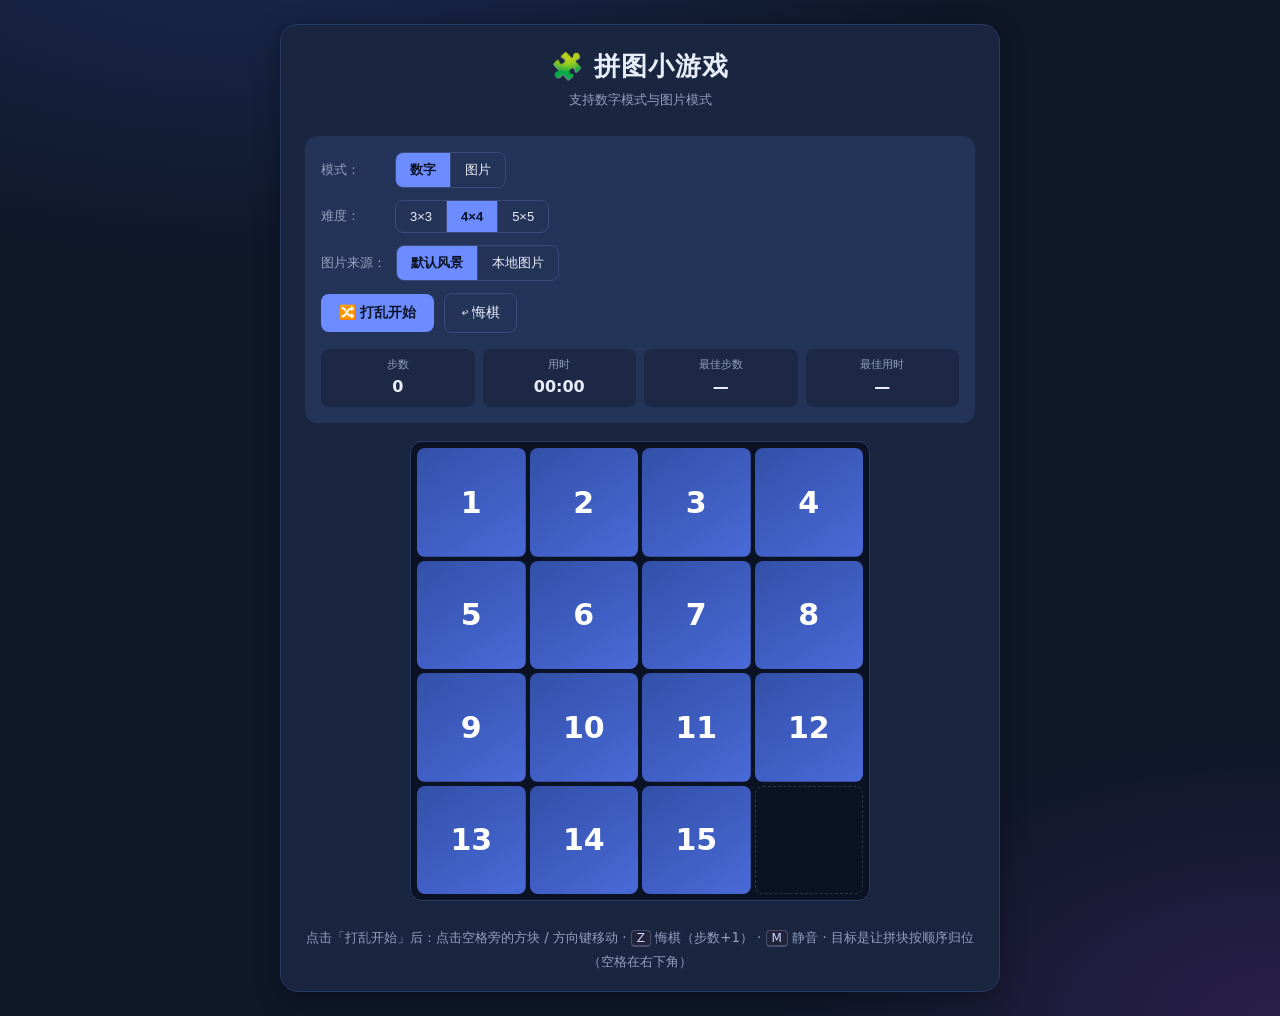
<file: puzzle-game/index.html>
<!DOCTYPE html>
<html lang="zh-CN">
<head>
  <meta charset="UTF-8" />
  <meta name="viewport" content="width=device-width, initial-scale=1.0, maximum-scale=1.0, user-scalable=no, viewport-fit=cover" />
  <title>拼图小游戏</title>
  <link rel="stylesheet" href="style.css?v=20260912b" />
</head>
<body>
  <div class="app">
    <header>
      <h1>🧩 拼图小游戏</h1>
      <p class="subtitle">支持数字模式与图片模式</p>
    </header>

    <main>
      <!-- 控制面板 -->
      <section class="controls">
        <div class="row">
          <label>模式：</label>
          <div class="seg">
            <button id="modeNumber" class="seg-btn active">数字</button>
            <button id="modeImage" class="seg-btn">图片</button>
          </div>
        </div>

        <div class="row">
          <label>难度：</label>
          <div class="seg">
            <button class="diff-btn" data-size="3">3×3</button>
            <button class="diff-btn active" data-size="4">4×4</button>
            <button class="diff-btn" data-size="5">5×5</button>
          </div>
        </div>

        <div class="row image-only" id="imgSrcRow" hidden>
          <label>图片来源：</label>
          <div class="seg">
            <button id="srcDefault" class="seg-btn active">默认风景</button>
            <button id="srcCustom" class="seg-btn">本地图片</button>
          </div>
          <input type="file" id="fileInput" accept="image/*" hidden />
        </div>

        <div class="row">
          <button id="shuffleBtn" class="primary">🔀 打乱开始</button>
          <button id="solveBtn" class="ghost">👁 预览原图</button>
          <button id="undoBtn" class="ghost" disabled>↩ 悔棋</button>
        </div>

        <div class="stats">
          <div><span class="stat-label">步数</span><span id="movesEl" class="stat-val">0</span></div>
          <div><span class="stat-label">用时</span><span id="timeEl" class="stat-val">00:00</span></div>
          <div><span class="stat-label">最佳步数</span><span id="bestMovesEl" class="stat-val">—</span></div>
          <div><span class="stat-label">最佳用时</span><span id="bestTimeEl" class="stat-val">—</span></div>
        </div>
      </section>

      <!-- 拼图区 -->
      <section class="board-wrap">
        <div id="board" class="board" aria-label="拼图棋盘"></div>
      </section>
    </main>

    <!-- 完成弹窗 -->
    <div id="overlay" class="overlay hidden">
      <div class="modal">
        <h2>🎉 恭喜完成！</h2>
        <p id="resultText"></p>
        <button id="playAgain" class="primary">再来一局</button>
      </div>
    </div>

    <footer>
      <small>点击「打乱开始」后：点击空格旁的方块 / 方向键移动 · <kbd>Z</kbd> 悔棋（步数+1） · <kbd>M</kbd> 静音 · 目标是让拼块按顺序归位（空格在右下角）</small>
    </footer>
  </div>

  <script src="game.js?v=20260912b"></script>
</body>
</html>
</file>
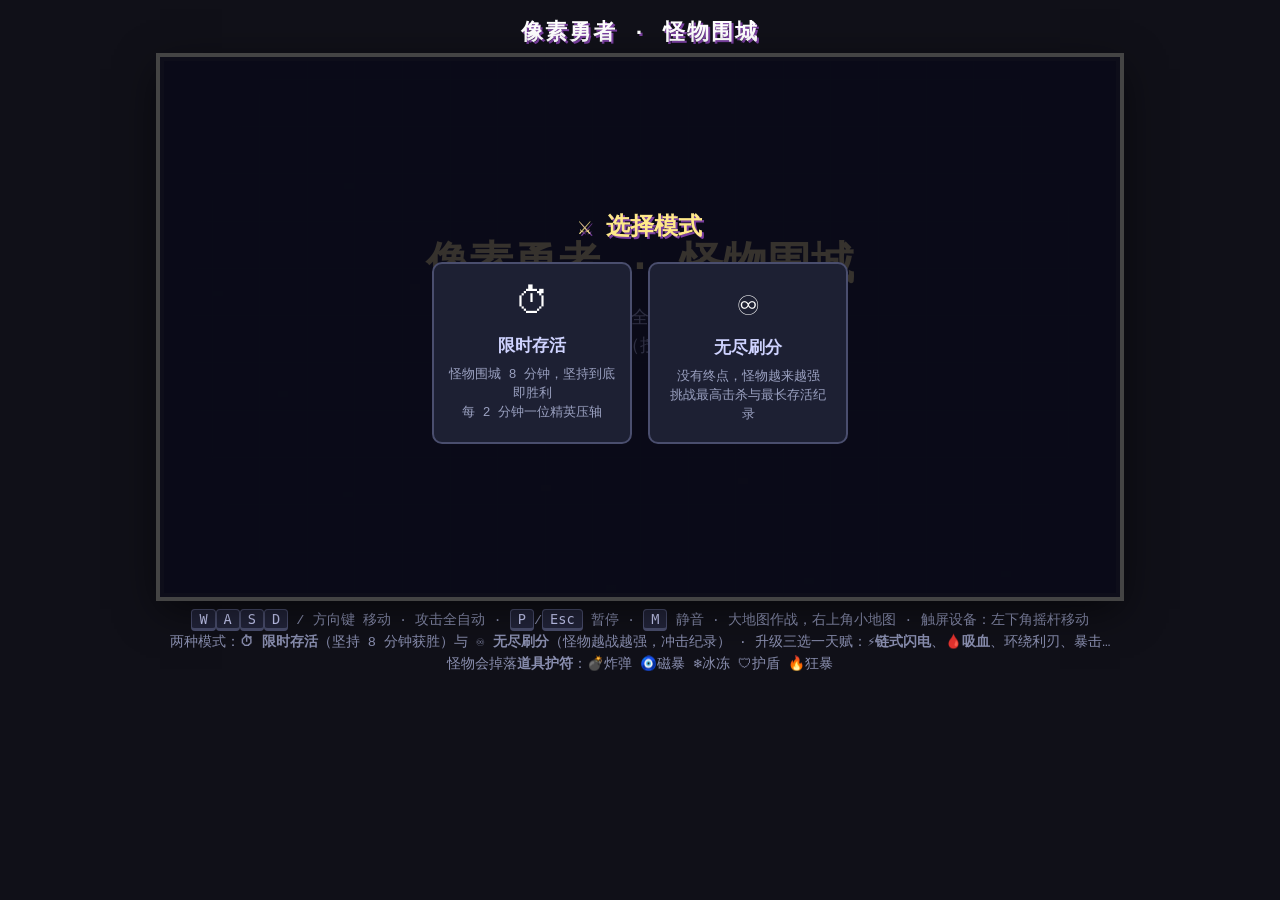
<file: roguelike-arena/index.html>
<!DOCTYPE html>
<html lang="zh-CN">
<head>
<meta charset="UTF-8" />
<meta name="viewport" content="width=device-width, initial-scale=1.0, maximum-scale=1.0, user-scalable=no, viewport-fit=cover" />
<title>像素勇者 · 怪物围城</title>
<style>
  * { margin: 0; padding: 0; box-sizing: border-box; -webkit-tap-highlight-color: transparent; }
  html, body { overscroll-behavior: none; }
  body {
    background: #101018; color: #fff;
    font-family: "Courier New", monospace;
    display: flex; flex-direction: column; align-items: center;
    min-height: 100vh; min-height: 100svh; padding: 16px;
  }
  h1 { font-size: 1.4rem; margin-bottom: 10px; letter-spacing: 2px; text-shadow: 2px 2px #7a3fa0; }
  /* 画布自适应：不超屏宽，也不超可视高度（130px 留给标题+说明） */
  #wrap {
    position: relative;
    width: min(96vw, 960px, calc((100vh - 130px) * 16 / 9));
    width: min(96vw, 960px, calc((100svh - 130px) * 16 / 9));
  }
  canvas {
    display: block; width: 100%; height: auto; aspect-ratio: 16 / 9;
    background: #1c2418;
    image-rendering: pixelated; image-rendering: crisp-edges;
    border: 4px solid #222; box-shadow: 0 0 0 4px #444, 0 12px 40px rgba(0,0,0,.6);
    touch-action: none;
  }
  #hint { margin-top: 12px; color: #8a8fb0; font-size: .85rem; text-align: center; line-height: 1.6; }
  kbd { background: #22243a; border: 1px solid #4a4e6e; border-bottom-width: 3px; border-radius: 4px; padding: 1px 7px; color: #cfd3ff; }
  /* 触屏虚拟摇杆：仅触控设备显示 */
  #stick { display: none; }
  @media (pointer: coarse) {
    #stick {
      display: block; position: fixed; left: 26px; bottom: 26px;
      width: 120px; height: 120px; border-radius: 50%;
      background: rgba(255,255,255,.07); border: 2px solid rgba(255,255,255,.35);
      z-index: 5; touch-action: none; user-select: none; -webkit-user-select: none;
    }
    #stick-knob {
      position: absolute; left: 50%; top: 50%; width: 52px; height: 52px; border-radius: 50%;
      background: rgba(255,255,255,.32); border: 2px solid rgba(255,255,255,.55);
      transform: translate(-50%, -50%); pointer-events: none;
    }
  }
  .card { touch-action: manipulation; }
  /* 模式选择菜单（开始界面） */
  #menu {
    position: absolute; inset: 0; display: none;
    background: rgba(10,10,25,.82);
    flex-direction: column; align-items: center; justify-content: center; gap: 20px;
  }
  #menu h2 { font-size: 1.5rem; color: #ffe98a; text-shadow: 2px 2px #7a3fa0; }
  #mode-cards { display: flex; gap: 16px; }
  /* 结算行：再来一局 / 切换模式 */
  #afterrow {
    position: absolute; left: 0; right: 0; bottom: 14px; display: none;
    justify-content: center; gap: 14px;
  }
  #afterrow button {
    padding: 10px 18px; font-family: inherit; font-size: .95rem; cursor: pointer;
    background: rgba(20,22,40,.85); color: #ffe98a;
    border: 2px solid #4a4e6e; border-radius: 10px;
  }
  #afterrow button:hover { border-color: #ffe98a; }
  @media (max-width: 560px) {
    #mode-cards, #cards { flex-direction: column; align-items: center; gap: 10px; }
    #menu .card, #cards .card { width: 230px; }
    #levelup { overflow-y: auto; }
  }
  /* 横屏矮窗口（手机横过来玩）：隐藏标题说明，画布占满 */
  @media (max-height: 520px) {
    h1, #hint { display: none; }
    body { padding: 6px; }
    #wrap {
      width: min(98vw, 960px, calc((100vh - 20px) * 16 / 9));
      width: min(98vw, 960px, calc((100svh - 20px) * 16 / 9));
    }
  }
  /* 升级三选一 */
  #levelup {
    position: absolute; inset: 0; display: none;
    background: rgba(10,10,25,.82);
    flex-direction: column; align-items: center; justify-content: center; gap: 18px;
  }
  #levelup h2 { font-size: 1.5rem; color: #ffe98a; text-shadow: 2px 2px #7a3fa0; }
  #cards { display: flex; gap: 16px; }
  .card {
    width: 200px; padding: 18px 14px; cursor: pointer;
    background: #1d2033; border: 2px solid #4a4e6e; border-radius: 10px;
    text-align: center; transition: transform .12s, border-color .12s;
  }
  .card:hover { transform: translateY(-6px); border-color: #ffe98a; }
  .card .ic { font-size: 2.2rem; margin-bottom: 10px; }
  .card h3 { font-size: 1.05rem; margin-bottom: 8px; color: #cfd3ff; }
  .card p { font-size: .8rem; color: #9aa0c0; line-height: 1.5; }
  .card .key { display: inline-block; margin-top: 10px; font-size: .75rem; color: #6a7090; }
</style>
</head>
<body>
  <h1>像素勇者 · 怪物围城</h1>
  <div id="wrap">
    <canvas id="game" width="960" height="540"></canvas>
    <div id="levelup">
      <h2>⬆ 升级！选择一项强化</h2>
      <div id="cards"></div>
    </div>
    <div id="menu">
      <h2>⚔ 选择模式</h2>
      <div id="mode-cards">
        <div class="card" data-mode="timed">
          <div class="ic">⏱</div><h3>限时存活</h3>
          <p>怪物围城 8 分钟，坚持到底即胜利<br />每 2 分钟一位精英压轴</p>
        </div>
        <div class="card" data-mode="endless">
          <div class="ic">♾️</div><h3>无尽刷分</h3>
          <p>没有终点，怪物越来越强<br />挑战最高击杀与最长存活纪录</p>
        </div>
      </div>
    </div>
    <div id="afterrow">
      <button id="btn-retry">🔄 再来一局</button>
      <button id="btn-menu">☰ 切换模式</button>
    </div>
    <div id="stick"><div id="stick-knob"></div></div>
  </div>
  <p id="hint">
    <kbd>W</kbd><kbd>A</kbd><kbd>S</kbd><kbd>D</kbd> / 方向键 移动 · 攻击全自动 · <kbd>P</kbd>/<kbd>Esc</kbd> 暂停 · <kbd>M</kbd> 静音 ·
    大地图作战，右上角小地图 · 触屏设备：左下角摇杆移动<br />
    两种模式：<b>⏱ 限时存活</b>（坚持 8 分钟获胜）与 <b>♾ 无尽刷分</b>（怪物越战越强，冲击纪录） ·
    升级三选一天赋：<b>⚡链式闪电</b>、<b>🩸吸血</b>、环绕利刃、暴击…<br />
    怪物会掉落<b>道具护符</b>：💣炸弹 🧿磁暴 ❄冰冻 🛡护盾 🔥狂暴
  </p>
<script>
(function () {
  "use strict";
  const VIEW_W = 960, VIEW_H = 540;
  const WORLD_W = 1920, WORLD_H = 1080;   // 世界是视野的 2×2 屏，镜头跟随
  const canvas = document.getElementById("game");
  const ctx = canvas.getContext("2d");
  ctx.imageSmoothingEnabled = false;
  const luEl = document.getElementById("levelup");
  const cardsEl = document.getElementById("cards");
  const menuEl = document.getElementById("menu");
  const afterEl = document.getElementById("afterrow");

  const WIN_TIME = 8 * 60;   // 限时模式：8 分钟获胜
  const LS_BEST = "arena-best-endless";
  let mode = "timed", best = null;
  try { best = JSON.parse(localStorage.getItem(LS_BEST)) || null; } catch (e) { best = null; }
  let state = "title", time = 0, kills = 0, spawnT = 0, bossT = 0, shakeT = 0;
  let camX = 0, camY = 0;
  let player, enemies, bullets, gems, hearts, items, parts, dmgTexts, choices, orbAng, zaps;

  // ---------- WebAudio 合成音效（零素材，游戏中按 M 静音） ----------
  const SFX = (() => {
    let ac = null, muted = false;
    try { muted = localStorage.getItem("arena-muted") === "1"; } catch (e) { /* 隐私模式 */ }
    function a() {
      if (!ac) { const AC = window.AudioContext || window.webkitAudioContext; if (AC) ac = new AC(); }
      if (ac && ac.state === "suspended") ac.resume();
      return ac;
    }
    function tone(freq, dur, type, vol, when = 0, slideTo = 0) {
      const c = a(); if (!c || muted) return;
      const t0 = c.currentTime + when;
      const o = c.createOscillator(), g = c.createGain();
      o.type = type; o.frequency.setValueAtTime(freq, t0);
      if (slideTo) o.frequency.exponentialRampToValueAtTime(Math.max(30, slideTo), t0 + dur);
      g.gain.setValueAtTime(vol, t0);
      g.gain.exponentialRampToValueAtTime(0.001, t0 + dur);
      o.connect(g).connect(c.destination);
      o.start(t0); o.stop(t0 + dur + 0.02);
    }
    function noise(dur, vol, when = 0) {
      const c = a(); if (!c || muted) return;
      const t0 = c.currentTime + when, n = Math.floor(c.sampleRate * dur);
      const buf = c.createBuffer(1, n, c.sampleRate), d = buf.getChannelData(0);
      for (let i = 0; i < n; i++) d[i] = (Math.random() * 2 - 1) * (1 - i / n);
      const s = c.createBufferSource(); s.buffer = buf;
      const g = c.createGain(); g.gain.setValueAtTime(vol, t0);
      g.gain.exponentialRampToValueAtTime(0.001, t0 + dur);
      s.connect(g).connect(c.destination); s.start(t0);
    }
    let last = {};                                        // 高频音效节流（毫秒）
    function throttled(key, ms) {
      const now = performance.now();
      if (now - (last[key] || 0) < ms) return false;
      last[key] = now; return true;
    }
    return {
      get muted() { return muted; },
      toggle() { muted = !muted; try { localStorage.setItem("arena-muted", muted ? "1" : "0"); } catch (e) { /* 隐私模式 */ } return muted; },
      shoot() { if (throttled("s", 70)) tone(680, 0.06, "sawtooth", 0.035, 0, 240); },
      kill()  { if (throttled("k", 50)) { noise(0.08, 0.12); tone(300, 0.09, "triangle", 0.07, 0, 110); } },
      gem()   { if (throttled("g", 60)) tone(920, 0.07, "square", 0.045, 0, 1350); },
      heal()  { tone(520, 0.1, "sine", 0.08); tone(780, 0.14, "sine", 0.08, 0.07); },
      levelup() { [660, 880, 1320].forEach((f, i) => tone(f, 0.13, "square", 0.07, i * 0.08)); },
      pick()  { tone(740, 0.08, "square", 0.07); tone(1108, 0.11, "square", 0.06, 0.06); },
      hurt()  { tone(200, 0.16, "sawtooth", 0.1, 0, 70); noise(0.1, 0.09); },
      item()  { [880, 1108, 1479].forEach((f, i) => tone(f, 0.1, "square", 0.07, i * 0.06)); },
      boss()  { tone(110, 0.4, "sawtooth", 0.12, 0, 82); tone(112, 0.4, "square", 0.06, 0.05, 80); },
      zap()   { if (throttled("z", 45)) { noise(0.05, 0.08); tone(1600, 0.06, "square", 0.04, 0, 380); } },
      win()   { [523, 659, 784, 1047, 1319].forEach((f, i) => tone(f, 0.16, "square", 0.08, i * 0.11)); },
      lose()  { [392, 311, 262, 196].forEach((f, i) => tone(f, 0.22, "triangle", 0.1, i * 0.14)); },
    };
  })();

  const keys = {};
  document.addEventListener("keydown", e => {
    const k = e.key.toLowerCase();
    keys[k] = true;
    if (state === "title") {
      if (k === "1") startRun("timed");
      if (k === "2") startRun("endless");
    } else if (state === "gameover" || state === "win") {
      if (e.key === "Enter" || e.key === " ") startRun(mode);
      if (k === "m") showMenu();
    } else if (state === "play" || state === "pause") {
      if (k === "p" || e.key === "Escape") {              // 暂停 / 继续
        state = state === "play" ? "pause" : "play";
        SFX.pick();
      }
      if (k === "m") setMuteMsg();
    }
    if (state === "levelup" && ["1", "2", "3"].includes(k)) pick(+k - 1);
  });
  function setMuteMsg() {
    dmgTexts.push({ x: player.x, y: player.y - 40, t: SFX.toggle() ? "🔇 已静音" : "🔊 声音开启", col: "#cfd3ff", life: 55 });
  }
  document.addEventListener("keyup", e => { keys[e.key.toLowerCase()] = false; });

  // ---------- 触屏虚拟摇杆 ----------
  const stickEl = document.getElementById("stick");
  const knobEl = document.getElementById("stick-knob");
  const stick = { id: null, vx: 0, vy: 0 };
  function stickMove(e) {
    const r = stickEl.getBoundingClientRect();
    const cx = r.left + r.width / 2, cy = r.top + r.height / 2;
    let dx = e.clientX - cx, dy = e.clientY - cy;
    const max = r.width / 2, len = Math.hypot(dx, dy) || 1;
    if (len > max) { dx *= max / len; dy *= max / len; }   // 摇杆头不滑出底盘
    knobEl.style.transform = `translate(calc(-50% + ${dx}px), calc(-50% + ${dy}px))`;
    const mag = Math.min(len, max) / max, dead = 0.25;      // 25% 死区防误触
    const f = mag < dead ? 0 : (mag - dead) / (1 - dead);
    stick.vx = dx / len * f; stick.vy = dy / len * f;
  }
  stickEl.addEventListener("pointerdown", e => {
    e.preventDefault();
    try { stickEl.setPointerCapture(e.pointerId); } catch (err) { /* 合成事件无真实指针，忽略 */ }
    stick.id = e.pointerId;
    stickMove(e);
  });
  stickEl.addEventListener("pointermove", e => { if (e.pointerId === stick.id) { e.preventDefault(); stickMove(e); } });
  function stickEnd(e) {
    if (e.pointerId !== stick.id) return;
    stick.id = null; stick.vx = 0; stick.vy = 0;
    knobEl.style.transform = "translate(-50%, -50%)";
  }
  stickEl.addEventListener("pointerup", stickEnd);
  stickEl.addEventListener("pointercancel", stickEnd);
  stickEl.addEventListener("contextmenu", e => e.preventDefault());
  // 点画布 = 结算界面再来一局（标题界面被模式菜单覆盖，点击落在菜单卡片上）
  canvas.addEventListener("pointerdown", e => {
    e.preventDefault();
    if (state === "gameover" || state === "win") startRun(mode);
  });
  // 模式菜单与结算按钮
  document.querySelectorAll("#mode-cards .card").forEach(el =>
    el.addEventListener("click", () => startRun(el.dataset.mode))
  );
  document.getElementById("btn-retry").addEventListener("click", () => startRun(mode));
  document.getElementById("btn-menu").addEventListener("click", showMenu);

  function startRun(m) {
    mode = m;
    player = {
      x: WORLD_W / 2, y: WORLD_H / 2, w: 26, h: 30,
      hp: 100, maxhp: 100, spd: 2.4, face: 1,
      lvl: 1, xp: 0, xpNext: 5,
      dmg: 10, rate: 48, cd: 0, shots: 1, pierce: 0, bulletSpd: 7,
      magnet: 55, regen: 0, crit: 0.05,
      orbN: 0, orbDmg: 12, orbR: 62, orbSpd: 0.055,
      shieldT: 0, freezeT: 0, rageT: 0,
      chain: 0, leech: 0,
    };
    enemies = []; bullets = []; gems = []; hearts = []; items = []; parts = []; dmgTexts = []; zaps = [];
    time = 0; kills = 0; spawnT = 0; bossT = 7200; shakeT = 0; orbAng = 0;
    camX = Math.max(0, Math.min(WORLD_W - VIEW_W, player.x - VIEW_W / 2));
    camY = Math.max(0, Math.min(WORLD_H - VIEW_H, player.y - VIEW_H / 2));
    state = "play";
    luEl.style.display = "none";
    menuEl.style.display = "none";
    afterEl.style.display = "none";
  }
  function showMenu() {
    state = "title";
    menuEl.style.display = "flex";
    afterEl.style.display = "none";
  }
  function endRun() {
    state = "gameover";
    SFX.lose();
    afterEl.style.display = "flex";
    if (mode === "endless" && (!best || kills > best.kills)) {
      best = { kills, time: Math.floor(time) };
      try { localStorage.setItem(LS_BEST, JSON.stringify(best)); } catch (e) { /* 隐私模式等 */ }
    }
  }

  // ---------- 升级三选一 ----------
  const POOL = [
    { ic: "⚔️", n: "利刃强化", d: "子弹伤害 +30%", ok: p => true, ap: p => p.dmg *= 1.3 },
    { ic: "⚡", n: "急速施法", d: "攻击间隔 -18%", ok: p => p.rate > 14, ap: p => p.rate = Math.max(10, p.rate * 0.82) },
    { ic: "🔮", n: "多重弹丸", d: "同时发射 +1 发", ok: p => p.shots < 5, ap: p => p.shots++ },
    { ic: "🎯", n: "贯穿箭矢", d: "子弹穿透 +1", ok: p => p.pierce < 4, ap: p => p.pierce++ },
    { ic: "🌀", n: "环绕利刃", d: "获得 1 把旋转护体飞刃", ok: p => p.orbN < 6, ap: p => p.orbN++ },
    { ic: "🌪️", n: "刃之旋舞", d: "飞刃伤害 +50%，转速 +25%", ok: p => p.orbN > 0, ap: p => { p.orbDmg *= 1.5; p.orbSpd *= 1.25; } },
    { ic: "👟", n: "疾风之靴", d: "移动速度 +15%", ok: p => p.spd < 5, ap: p => p.spd *= 1.15 },
    { ic: "❤️", n: "生命之泉", d: "生命上限 +25，并回复 50", ok: p => true, ap: p => { p.maxhp += 25; p.hp = Math.min(p.maxhp, p.hp + 50); } },
    { ic: "💚", n: "再生", d: "每秒回复 1.5 点生命", ok: p => p.regen < 8, ap: p => p.regen += 1.5 },
    { ic: "🧲", n: "磁力护符", d: "拾取范围 +50%", ok: p => p.magnet < 300, ap: p => p.magnet *= 1.5 },
    { ic: "💥", n: "会心一击", d: "暴击率 +12%（2.5 倍伤害）", ok: p => p.crit < 0.6, ap: p => p.crit += 0.12 },
    { ic: "⚡", n: "链式闪电", d: "子弹命中引发连锁闪电，可叠加 3 层", ok: p => p.chain < 3, ap: p => p.chain++ },
    { ic: "🩸", n: "吸血之刃", d: "每次击杀回复 3×层数 生命", ok: p => p.leech < 3, ap: p => p.leech++ },
  ];
  function showLevelUp() {
    state = "levelup";
    SFX.levelup();
    const pool = POOL.filter(u => u.ok(player));
    choices = [];
    while (choices.length < 3 && pool.length) {
      const i = Math.floor(Math.random() * pool.length);
      choices.push(pool.splice(i, 1)[0]);
    }
    cardsEl.innerHTML = choices.map((u, i) =>
      `<div class="card" data-i="${i}"><div class="ic">${u.ic}</div><h3>${u.n}</h3><p>${u.d}</p><span class="key">按 ${i + 1} 或点击</span></div>`
    ).join("");
    cardsEl.querySelectorAll(".card").forEach(el =>
      el.addEventListener("click", () => pick(+el.dataset.i))
    );
    luEl.style.display = "flex";
  }
  function pick(i) {
    if (state !== "levelup" || !choices[i]) return;
    choices[i].ap(player);
    SFX.pick();
    state = "play";
    luEl.style.display = "none";
  }

  // ---------- 道具 ----------
  const ITEM_TYPES = {
    bomb:   { col: "#e8b820", name: "炸弹" },
    freeze: { col: "#7ad0ff", name: "冰冻" },
    shield: { col: "#8ac0ff", name: "护盾" },
    rage:   { col: "#ff7040", name: "狂暴" },
    magnet: { col: "#b0f4ff", name: "磁暴" },
  };
  function dropItem(x, y) {
    const pool = ["bomb", "bomb", "freeze", "freeze", "shield", "shield", "rage", "rage", "magnet"];
    items.push({ x, y, type: pool[Math.floor(Math.random() * pool.length)] });
  }
  function applyItem(it) {
    const p = player;
    SFX.item();
    if (it.type === "bomb") {
      shakeT = 16;
      for (const e of enemies) if (!e.dead) { burst(e.x, e.y, "#ff9a3d", 6); hitEnemy(e, 100, false); }
    } else if (it.type === "freeze") {
      p.freezeT = 240;
      dmgTexts.push({ x: p.x, y: p.y - 32, t: "❄ 全场冰冻!", col: "#7ad0ff", life: 60 });
    } else if (it.type === "shield") {
      p.shieldT = 360;
      dmgTexts.push({ x: p.x, y: p.y - 32, t: "🛡 护盾展开!", col: "#8ac0ff", life: 60 });
    } else if (it.type === "rage") {
      p.rageT = 480;
      dmgTexts.push({ x: p.x, y: p.y - 32, t: "🔥 狂暴×2!", col: "#ff7040", life: 60 });
    } else if (it.type === "magnet") {
      for (const g of gems) { g.x = p.x; g.y = p.y; }
      dmgTexts.push({ x: p.x, y: p.y - 32, t: "🧿 磁暴吸尘!", col: "#b0f4ff", life: 60 });
    }
  }

  // ---------- 敌人 ----------
  const TYPES = {
    slime: { w: 24, h: 20, hp: 12, spd: 0.9, dmg: 10, xp: 1, col: "#4ac04a" },
    bat:   { w: 22, h: 18, hp: 7,  spd: 1.9, dmg: 6,  xp: 1, col: "#a05ad0" },
    golem: { w: 34, h: 34, hp: 45, spd: 0.6, dmg: 20, xp: 4, col: "#8a8a9a" },
    boss:  { w: 56, h: 56, hp: 600, spd: 0.75, dmg: 30, xp: 30, col: "#d04040" },
  };
  function spawnPos() {
    // 在镜头视野外一圈生成，且不能落在世界外
    for (let i = 0; i < 8; i++) {
      const side = Math.floor(Math.random() * 4), m = 40;
      let x, y;
      if (side === 0) { x = camX + Math.random() * VIEW_W; y = camY - m; }
      else if (side === 1) { x = camX + VIEW_W + m; y = camY + Math.random() * VIEW_H; }
      else if (side === 2) { x = camX + Math.random() * VIEW_W; y = camY + VIEW_H + m; }
      else { x = camX - m; y = camY + Math.random() * VIEW_H; }
      if (x > -30 && x < WORLD_W + 30 && y > -30 && y < WORLD_H + 30) return { x, y };
    }
    return { x: camX - 40, y: camY - 40 };   // 极端情况兜底
  }
  function spawnEnemy(type) {
    const t = TYPES[type], pos = spawnPos();
    const scale = 1 + (time / 60) * (mode === "endless" ? 0.38 : 0.32);   // 随时间变强，无尽模式更快
    enemies.push({
      type, x: pos.x, y: pos.y, w: t.w, h: t.h, hp: t.hp * scale, maxhp: t.hp * scale,
      spd: t.spd * (0.9 + Math.random() * 0.2), dmg: t.dmg, xp: t.xp,
      flash: 0, hitCd: {}, wob: Math.random() * 6,
    });
  }
  function spawnWave() {
    const m = time / 60;
    let pool, n;
    if (m < 1) { pool = ["slime"]; n = 3; }
    else if (m < 2.5) { pool = ["slime", "bat"]; n = 4; }
    else if (m < 4) { pool = ["slime", "bat", "golem"]; n = 5; }
    else { pool = ["slime", "bat", "golem", "golem"]; n = 7 + Math.floor((m - 4) / 3); }   // 无尽模式后期波次持续变大
    for (let i = 0; i < n; i++) spawnEnemy(pool[Math.floor(Math.random() * pool.length)]);
  }

  // ---------- 逻辑 ----------
  function dist2(a, b) { const dx = a.x - b.x, dy = a.y - b.y; return dx * dx + dy * dy; }

  function update() {
    if (state === "pause") return;                       // 暂停：连特效一起冻结
    if (state === "title" || state === "gameover" || state === "win" || state === "levelup") {
      tickFx();
      return;
    }
    time += 1 / 60;
    if (mode === "timed" && time >= WIN_TIME) { state = "win"; SFX.win(); afterEl.style.display = "flex"; return; }

    const p = player;
    // 移动（整个大世界范围）
    let mx = (keys["d"] || keys["arrowright"] ? 1 : 0) - (keys["a"] || keys["arrowleft"] ? 1 : 0);
    let my = (keys["s"] || keys["arrowdown"] ? 1 : 0) - (keys["w"] || keys["arrowup"] ? 1 : 0);
    if (stick.id !== null && (stick.vx || stick.vy)) { mx = stick.vx; my = stick.vy; }   // 摇杆模拟量优先
    else if (mx && my) { mx *= 0.707; my *= 0.707; }
    p.x = Math.max(14, Math.min(WORLD_W - 14, p.x + mx * p.spd));
    p.y = Math.max(14, Math.min(WORLD_H - 14, p.y + my * p.spd));
    if (mx) p.face = mx > 0 ? 1 : -1;
    p.moving = !!(mx || my);
    // 镜头跟随（钳制在世界范围内）
    camX = Math.max(0, Math.min(WORLD_W - VIEW_W, p.x - VIEW_W / 2));
    camY = Math.max(0, Math.min(WORLD_H - VIEW_H, p.y - VIEW_H / 2));
    if (p.regen) p.hp = Math.min(p.maxhp, p.hp + p.regen / 60);

    // 自动攻击：朝最近敌人发射
    p.cd--;
    if (p.cd <= 0) {
      let best = null, bd = 1e9;
      for (const e of enemies) { const d = dist2(p, e); if (d < bd) { bd = d; best = e; } }
      if (best && bd < 480 * 480) {
        p.cd = p.rate;
        SFX.shoot();
        const base = Math.atan2(best.y - p.y, best.x - p.x);
        for (let i = 0; i < p.shots; i++) {
          const spread = (i - (p.shots - 1) / 2) * 0.16;
          const a = base + spread;
          bullets.push({ x: p.x, y: p.y - 6, vx: Math.cos(a) * p.bulletSpd, vy: Math.sin(a) * p.bulletSpd, pierce: p.pierce, life: 110 });
        }
      } else p.cd = 8;
    }

    // 环绕利刃
    orbAng += p.orbSpd;
    if (p.orbN) {
      for (let i = 0; i < p.orbN; i++) {
        const a = orbAng + (i / p.orbN) * Math.PI * 2;
        const ox = p.x + Math.cos(a) * p.orbR, oy = p.y + Math.sin(a) * p.orbR;
        for (const e of enemies) {
          if (e.dead) continue;
          const k = "orb" + i;
          if ((e.hitCd[k] || 0) > 0) continue;
          if (Math.abs(e.x - ox) < (e.w + 16) / 2 && Math.abs(e.y - oy) < (e.h + 16) / 2) {
            hitEnemy(e, p.orbDmg, false);
            e.hitCd[k] = 24;
          }
        }
      }
    }

    // 子弹
    for (const b of bullets) {
      b.x += b.vx; b.y += b.vy; b.life--;
      for (const e of enemies) {
        if (e.dead || b.dead) continue;
        if (b.hitSet && b.hitSet.has(e)) continue;
        if (Math.abs(e.x - b.x) < e.w / 2 + 5 && Math.abs(e.y - b.y) < e.h / 2 + 5) {
          hitEnemy(e, p.dmg, true);
          (b.hitSet = b.hitSet || new Set()).add(e);
          if (p.chain && Math.random() < 0.22 * p.chain) chainZap(e, p.dmg * 0.6, p.chain);
          if (b.pierce-- <= 0) b.dead = true;
        }
      }
      if (b.life <= 0 || b.x < -20 || b.x > WORLD_W + 20 || b.y < -20 || b.y > WORLD_H + 20) b.dead = true;
    }
    bullets = bullets.filter(b => !b.dead);

    // 刷怪节奏（无尽模式间隔下限更低）
    spawnT--;
    if (spawnT <= 0) { spawnWave(); spawnT = Math.max(mode === "endless" ? 22 : 40, 110 - time * 0.16); }
    bossT--;
    if (bossT <= 0) { spawnEnemy("boss"); bossT = 7200; shakeT = 20; SFX.boss(); }  // 每 2 分钟一个精英

    // 敌人移动 + 分离 + 接触伤害
    p.iframes = p.iframes || 0;
    for (const e of enemies) {
      if (e.dead) continue;
      for (const k in e.hitCd) if (e.hitCd[k] > 0) e.hitCd[k]--;
      if (e.flash > 0) e.flash--;
      const dx = p.x - e.x, dy = p.y - e.y, d = Math.hypot(dx, dy) || 1;
      if (d > 1100) { const np = spawnPos(); e.x = np.x; e.y = np.y; continue; }   // 掉队太远的怪传回视野外，保持压力
      if (p.freezeT > 0) continue;                       // 被冰冻：不动也不咬人
      e.x += (dx / d) * e.spd; e.y += (dy / d) * e.spd;
      if (d < (e.w + p.w) / 2 - 2 && p.iframes <= 0 && p.shieldT <= 0) {
        p.hp -= e.dmg; p.iframes = 30; shakeT = 8;
        SFX.hurt();
        burst(p.x, p.y, "#ff6b6b", 8);
        if (p.hp <= 0) endRun();
      }
    }
    if (p.iframes > 0) p.iframes--;
    if (p.shieldT > 0) p.shieldT--;
    if (p.freezeT > 0) p.freezeT--;
    if (p.rageT > 0) p.rageT--;
    // 轻量分离，防止完全重叠
    for (let i = 0; i < enemies.length; i++) for (let j = i + 1; j < enemies.length; j++) {
      const a = enemies[i], b = enemies[j];
      if (a.dead || b.dead) continue;
      const dx = b.x - a.x, dy = b.y - a.y, d2 = dx * dx + dy * dy, min = (a.w + b.w) / 2;
      if (d2 > 0.01 && d2 < min * min) {
        const d = Math.sqrt(d2), push = (min - d) / d * 0.3;
        a.x -= dx * push; a.y -= dy * push; b.x += dx * push; b.y += dy * push;
      }
    }
    enemies = enemies.filter(e => !e.dead);

    // 掉落物吸附
    for (const g of gems) {
      const d = Math.hypot(p.x - g.x, p.y - g.y);
      if (d < p.magnet) { g.x += (p.x - g.x) / d * 5; g.y += (p.y - g.y) / d * 5; }
      if (d < 14) { g.dead = true; SFX.gem(); gainXp(g.v); }
    }
    gems = gems.filter(g => !g.dead);
    for (const h of hearts) {
      const d = Math.hypot(p.x - h.x, p.y - h.y);
      if (d < p.magnet) { h.x += (p.x - h.x) / d * 5; h.y += (p.y - h.y) / d * 5; }
      if (d < 14) { h.dead = true; SFX.heal(); p.hp = Math.min(p.maxhp, p.hp + 25); dmgTexts.push({ x: p.x, y: p.y - 24, t: "+25", col: "#7fff7f", life: 50 }); }
    }
    hearts = hearts.filter(h => !h.dead);

    // 道具拾取
    for (const it of items) {
      const d = Math.hypot(p.x - it.x, p.y - it.y);
      if (d < p.magnet) { it.x += (p.x - it.x) / d * 5; it.y += (p.y - it.y) / d * 5; }
      if (d < 16) { it.dead = true; applyItem(it); }
    }
    items = items.filter(it => !it.dead);

    tickFx();
  }

  // 链式闪电：从命中的敌人逐跳弹向附近敌人
  function chainZap(from, dmg, hops) {
    let src = from;
    const hitSet = new Set([from]);
    for (let h = 0; h < hops; h++) {
      let best = null, bd = 150 * 150;
      for (const e of enemies) {
        if (e.dead || hitSet.has(e)) continue;
        const d = dist2(src, e);
        if (d < bd) { bd = d; best = e; }
      }
      if (!best) break;
      zaps.push({ x1: src.x, y1: src.y, x2: best.x, y2: best.y, life: 9 });
      SFX.zap();
      hitEnemy(best, dmg, false);
      hitSet.add(best);
      src = best;
      dmg *= 0.7;
    }
  }
  function hitEnemy(e, dmg, canCrit) {
    let d = dmg;
    if (player.rageT > 0) d *= 2;
    if (canCrit && Math.random() < player.crit) { d *= 2.5; dmgTexts.push({ x: e.x, y: e.y - e.h / 2, t: Math.round(d) + "!", col: "#ffe98a", life: 40 }); }
    else dmgTexts.push({ x: e.x + (Math.random() * 16 - 8), y: e.y - e.h / 2, t: Math.round(d), col: "#fff", life: 30 });
    e.hp -= d; e.flash = 6;
    burst(e.x, e.y, "#fff", 3);
    if (e.hp <= 0 && !e.dead) {
      e.dead = 1; kills++;
      SFX.kill();
      burst(e.x, e.y, TYPES[e.type].col, 12);
      if (player.leech) {                                // 吸血：击杀回血
        const heal = 3 * player.leech;
        player.hp = Math.min(player.maxhp, player.hp + heal);
        dmgTexts.push({ x: player.x + (Math.random() * 12 - 6), y: player.y - 26, t: "+" + heal, col: "#7fff7f", life: 26 });
      }
      const n = e.type === "boss" ? 8 : 1;
      for (let i = 0; i < n; i++) gems.push({ x: e.x + (Math.random() * 24 - 12), y: e.y + (Math.random() * 24 - 12), v: e.type === "boss" ? 6 : e.xp });
      if (e.type === "boss" || Math.random() < 0.04) hearts.push({ x: e.x, y: e.y });
      const dropChance = e.type === "boss" ? 1 : e.type === "golem" ? 0.12 : 0.045;
      if (Math.random() < dropChance) dropItem(e.x, e.y);
    }
  }
  function gainXp(v) {
    const p = player;
    p.xp += v;
    while (p.xp >= p.xpNext) {
      p.xp -= p.xpNext; p.lvl++;
      p.xpNext = Math.round(p.xpNext * 1.35 + 3);
      showLevelUp();
    }
  }
  function burst(x, y, col, n) {
    for (let i = 0; i < n; i++) {
      const a = Math.random() * Math.PI * 2, s = 1 + Math.random() * 2.5;
      parts.push({ x, y, vx: Math.cos(a) * s, vy: Math.sin(a) * s, life: 20 + Math.random() * 15, col });
    }
  }
  function tickFx() {
    for (const pt of parts) { pt.x += pt.vx; pt.y += pt.vy; pt.vy += 0.05; pt.life--; }
    parts = parts.filter(pt => pt.life > 0);
    for (const d of dmgTexts) { d.y -= 0.7; d.life--; }
    dmgTexts = dmgTexts.filter(d => d.life > 0);
    for (const z of zaps) z.life--;
    zaps = zaps.filter(z => z.life > 0);
    if (shakeT > 0) shakeT--;
  }

  // ---------- 绘制 ----------
  function px(x, y, w, h, c) { ctx.fillStyle = c; ctx.fillRect(Math.round(x), Math.round(y), w, h); }

  function drawPlayer(p) {
    if (p.iframes > 0 && (Date.now() >> 4) % 2) return;   // 受击无敌闪烁
    const x = Math.round(p.x), y = Math.round(p.y), f = p.face > 0 ? 1 : -1;
    const O = "#181230";
    const step = p.moving ? (tick() >> 3) % 4 : 0;
    const bob = p.moving && (step === 1 || step === 3) ? 1 : 0;
    const b = y + bob - 15;                              // 顶部起点
    ctx.fillStyle = "rgba(0,0,0,.28)";
    ctx.beginPath(); ctx.ellipse(x, y + 16, 12, 3.5, 0, 0, 7); ctx.fill();
    // 长袍
    px(x - 9, b + 13, 18, 12, O);
    px(x - 8, b + 14, 16, 10, "#4252c8");
    px(x - 8, b + 14, 16, 2, "#6a7ae8");
    px(x - 8, b + 21, 16, 3, "#2c3a9a");
    px(x - 6, b + 18, 12, 2, "#ffd23b");                 // 腰带
    px(x - 1, b + 18, 3, 2, "#fff2b0");
    // 腿脚（走动交替）
    const la = p.moving ? (step === 1 ? 2 : step === 3 ? -2 : 0) : 0;
    px(x - 7 + la, b + 25, 6, 4, "#2c2440"); px(x + 1 - la, b + 25, 6, 4, "#241c38");
    // 脸
    px(x - 7, b + 4, 14, 10, O);
    px(x - 6, b + 5, 12, 8, "#ffc98f");
    px(x - 6, b + 5, 12, 2, "#7a4322");                  // 刘海
    px(f > 0 ? x + 1 : x - 5, b + 8, 3, 3, "#20242e");   // 眼
    px(f > 0 ? x + 2 : x - 5, b + 8, 1, 1, "#ffffff");
    // 法师帽
    px(x - 10, b + 2, 20, 3, O);
    px(x - 9, b + 3, 18, 2, "#5a3fa0");
    px(x - 6, b - 4, 12, 7, O);
    px(x - 5, b - 3, 10, 5, "#6a4ac0");
    px(x - 3, b - 7, 7, 4, O);
    px(x - 2, b - 6, 5, 2, "#7a5ad0");
    px(x + 1, b - 9, 2, 2, "#ffd23b");                   // 帽尖星
    // 法杖（前手，宝石发光）
    const wx = f > 0 ? x + 10 : x - 13;
    px(wx, b + 6, 3, 14, O);
    px(wx + 1, b + 7, 1, 12, "#8a5a2a");
    px(wx - 2, b + 2, 7, 5, O);
    px(wx - 1, b + 3, 5, 3, "#7ad0ff");
    px(wx, b + 4, 3, 1, "#ffffff");
    ctx.globalAlpha = 0.3 + 0.18 * Math.sin(tick() * 0.15);
    px(wx - 3, b, 9, 8, "#7ad0ff");
    ctx.globalAlpha = 1;
  }
  function drawEnemy(e) {
    if (e.dead) return;
    const x = Math.round(e.x), y = Math.round(e.y), T = TYPES[e.type];
    const c = e.flash > 0 ? "#ffffff" : T.col;
    if (e.type === "slime") {
      const sq = Math.sin(tick() * 0.12 + e.wob) * 2;
      ctx.fillStyle = "rgba(0,0,0,.22)";
      ctx.beginPath(); ctx.ellipse(x, y + 10, 13, 3.5, 0, 0, 7); ctx.fill();
      const O = "#0f2a12";
      px(x - 12, y - 8 - sq, 24, 17 + sq, O);              // 描边
      px(x - 11, y - 7 - sq, 22, 15 + sq, c);
      px(x - 11, y - 7 - sq, 22, 5, "#6ade6a");            // 顶部高光
      px(x - 11, y + 4, 22, 4, "#2f8f2f");                 // 底部阴影
      px(x - 8, y - 5 - sq, 4, 3, "#d8ffd8");              // 高光斑
      px(x - 5, y - 1, 3, 4, "#12300f"); px(x + 3, y - 1, 3, 4, "#12300f");
      px(x - 4, y, 1, 1, "#ffffff"); px(x + 4, y, 1, 1, "#ffffff");
      px(x - 2, y + 4, 4, 1, "#12300f");
    } else if (e.type === "bat") {
      const f = Math.sin(tick() * 0.3 + e.wob) * 4;
      const O = "#1c0f2a";
      ctx.fillStyle = "rgba(0,0,0,.15)";
      ctx.beginPath(); ctx.ellipse(x, y + 12, 9, 2.5, 0, 0, 7); ctx.fill();
      ctx.fillStyle = "#5a2a78";                           // 双翼（扇动）
      ctx.beginPath();
      ctx.moveTo(x - 3, y - 2); ctx.lineTo(x - 13, y - 6 + f); ctx.lineTo(x - 16, y + 2 + f);
      ctx.lineTo(x - 9, y + 4 + f * 0.6); ctx.lineTo(x - 3, y + 3); ctx.fill();
      ctx.beginPath();
      ctx.moveTo(x + 3, y - 2); ctx.lineTo(x + 13, y - 6 - f); ctx.lineTo(x + 16, y + 2 - f);
      ctx.lineTo(x + 9, y + 4 - f * 0.6); ctx.lineTo(x + 3, y + 3); ctx.fill();
      px(x - 5, y - 9, 2, 5, O); px(x + 3, y - 9, 2, 5, O);             // 耳
      px(x - 6, y - 5, 12, 14, O);
      px(x - 5, y - 4, 10, 12, c);
      px(x - 5, y + 3, 10, 5, "#8a4ab8");                  // 腹部阴影
      px(x - 3, y - 1, 3, 3, "#ffe98a"); px(x + 1, y - 1, 3, 3, "#ffe98a");
      px(x - 2, y + 3, 1, 2, "#ffffff"); px(x + 2, y + 3, 1, 2, "#ffffff");   // 獠牙
    } else if (e.type === "golem") {
      const O = "#20222c";
      ctx.fillStyle = "rgba(0,0,0,.25)";
      ctx.beginPath(); ctx.ellipse(x, y + 18, 18, 4, 0, 0, 7); ctx.fill();
      px(x - 20, y - 4, 5, 12, O); px(x + 15, y - 4, 5, 12, O);         // 手臂
      px(x - 19, y - 3, 3, 10, "#7a7a8a"); px(x + 16, y - 3, 3, 10, "#7a7a8a");
      px(x - 17, y - 15, 34, 30, O);
      px(x - 16, y - 14, 32, 28, c);
      px(x - 16, y - 14, 32, 5, "#b0b0c0");                // 顶盖
      px(x - 16, y + 8, 32, 6, "#6a6a7a");                 // 底部阴影
      px(x - 9, y - 6, 6, 6, "#151522"); px(x + 4, y - 6, 6, 6, "#151522");
      px(x - 8, y - 5, 4, 4, "#ff9a3d"); px(x + 5, y - 5, 4, 4, "#ff9a3d");   // 发光眼
      px(x - 10, y + 6, 20, 4, "#5a5a68");                 // 嘴缝
      px(x - 4, y - 12, 2, 8, "#5a5a68"); px(x + 8, y - 4, 8, 2, "#5a5a68");  // 裂纹
      px(x - 14, y + 2, 6, 4, "#4a7a3a"); px(x + 10, y - 10, 5, 3, "#4a7a3a"); // 苔藓
    } else {
      const s = Math.sin(tick() * 0.06) * 2;
      const O = "#2a0808";
      ctx.fillStyle = "rgba(0,0,0,.3)";
      ctx.beginPath(); ctx.ellipse(x, y + 30, 30, 6, 0, 0, 7); ctx.fill();
      px(x - 22, y - 30 + s, 6, 12, O); px(x + 16, y - 30 + s, 6, 12, O);   // 角
      px(x - 21, y - 29 + s, 4, 9, "#f0e8d8"); px(x + 17, y - 29 + s, 4, 9, "#f0e8d8");
      px(x - 28, y - 16 + s, 5, 11, O); px(x + 23, y - 16 + s, 5, 11, O);   // 肩刺
      px(x - 27, y - 15 + s, 3, 8, "#f0e8d8"); px(x + 24, y - 15 + s, 3, 8, "#f0e8d8");
      px(x - 26, y - 24 + s, 52, 46, O);
      px(x - 25, y - 23 + s, 50, 44, c);
      px(x - 25, y - 23 + s, 50, 7, "#e86060");
      px(x - 25, y + 12 + s, 50, 9, "#902020");            // 腹部阴影
      px(x - 20, y - 32 + s, 6, 8, "#ffe98a"); px(x - 12, y - 34 + s, 6, 10, "#ffe98a"); px(x - 4, y - 32 + s, 6, 8, "#ffe98a");   // 皇冠
      px(x + 4, y - 34 + s, 6, 10, "#ffe98a"); px(x + 12, y - 32 + s, 6, 8, "#ffe98a");
      px(x - 20, y - 26 + s, 38, 3, "#c8a000");
      px(x - 14, y - 10 + s, 9, 9, "#ffe98a"); px(x + 6, y - 10 + s, 9, 9, "#ffe98a");   // 眼
      px(x - 12, y - 8 + s, 5, 5, "#111"); px(x + 8, y - 8 + s, 5, 5, "#111");
      px(x - 15, y - 13 + s, 10, 3, "#5a0d0d"); px(x + 6, y - 13 + s, 10, 3, "#5a0d0d"); // 怒眉
      px(x - 12, y + 6 + s, 24, 4, "#701a1a");             // 嘴
      px(x - 10, y + 4 + s, 3, 4, "#ffffff"); px(x + 7, y + 4 + s, 3, 4, "#ffffff");     // 獠牙
    }
    // 血条（受伤时）
    if (e.hp < e.maxhp) {
      px(x - e.w / 2, y - e.h / 2 - 8, e.w, 3, "#3a1010");
      px(x - e.w / 2, y - e.h / 2 - 8, e.w * Math.max(0, e.hp / e.maxhp), 3, "#e04040");
    }
    if (player.freezeT > 0) {                          // 冰冻覆盖
      ctx.globalAlpha = 0.4;
      px(x - e.w / 2 - 2, y - e.h / 2 - 2, e.w + 4, e.h + 4, "#7ad0ff");
      ctx.globalAlpha = 1;
    }
  }

  let _t = 0;
  function tick() { return _t; }

  function draw() {
    _t++;
    ctx.save();
    const sx = shakeT > 0 ? (Math.random() * 8 - 4) | 0 : 0;
    const sy = shakeT > 0 ? (Math.random() * 8 - 4) | 0 : 0;
    ctx.translate(-camX + sx, -camY + sy);
    // 世界背景（网格铺满整个世界）
    px(0, 0, WORLD_W, WORLD_H, "#1c2418");
    ctx.fillStyle = "#232e1e";
    for (let gx = 0; gx <= WORLD_W; gx += 48) ctx.fillRect(gx, 0, 1, WORLD_H);
    for (let gy = 0; gy <= WORLD_H; gy += 48) ctx.fillRect(0, gy, WORLD_W, 1);
    ctx.fillStyle = "#26331f";
    for (let i = 0; i < 48; i++) px(((i * 331) % WORLD_W), ((i * 197) % WORLD_H), 10, 6, "#26331f");
    // 世界边界墙
    ctx.strokeStyle = "#41523a"; ctx.lineWidth = 6;
    ctx.strokeRect(3, 3, WORLD_W - 6, WORLD_H - 6);

    // 掉落物
    for (const g of gems) {
      const bob = Math.sin(_t * 0.1 + g.x) * 2;
      ctx.fillStyle = "rgba(80,210,235,.22)";              // 辉光
      ctx.beginPath(); ctx.arc(g.x, g.y + bob, 8, 0, 7); ctx.fill();
      ctx.fillStyle = "#4ad0e8";                           // 菱形宝石
      ctx.beginPath();
      ctx.moveTo(g.x, g.y - 7 + bob); ctx.lineTo(g.x + 5, g.y + bob); ctx.lineTo(g.x, g.y + 7 + bob); ctx.lineTo(g.x - 5, g.y + bob);
      ctx.fill();
      ctx.fillStyle = "#c8f6ff";
      ctx.beginPath();
      ctx.moveTo(g.x, g.y - 4 + bob); ctx.lineTo(g.x + 2, g.y + bob - 1); ctx.lineTo(g.x, g.y + 3 + bob);
      ctx.fill();
    }
    for (const h of hearts) {
      const bob = Math.sin(_t * 0.1 + h.x) * 2;
      ctx.fillStyle = "rgba(255,80,110,.2)";
      ctx.beginPath(); ctx.arc(h.x, h.y + bob, 10, 0, 7); ctx.fill();
      px(h.x - 6, h.y - 4 + bob, 5, 5, "#ff4a6a"); px(h.x + 1, h.y - 4 + bob, 5, 5, "#ff4a6a");
      px(h.x - 6, h.y - 1 + bob, 12, 5, "#ff4a6a"); px(h.x - 4, h.y + 4 + bob, 8, 3, "#ff4a6a"); px(h.x - 2, h.y + 7 + bob, 4, 2, "#ff4a6a");
      px(h.x - 5, h.y - 3 + bob, 2, 2, "#ffb0c0");         // 高光
    }
    // 道具（护符样式）
    for (const it of items) {
      const bob = Math.sin(_t * 0.08 + it.x) * 2, c = ITEM_TYPES[it.type].col;
      ctx.strokeStyle = c;
      ctx.globalAlpha = 0.3 + 0.2 * Math.sin(_t * 0.1);    // 脉冲光环
      ctx.strokeRect(it.x - 12.5, it.y - 12.5 + bob, 25, 25);
      ctx.globalAlpha = 1;
      px(it.x - 9, it.y - 9 + bob, 18, 18, "#141420");
      px(it.x - 9, it.y - 9 + bob, 18, 2, c); px(it.x - 9, it.y + 7 + bob, 18, 2, c);
      px(it.x - 9, it.y - 9 + bob, 2, 18, c); px(it.x + 7, it.y - 9 + bob, 2, 18, c);
      px(it.x - 6, it.y - 6 + bob, 12, 12, c);
      px(it.x - 3, it.y - 3 + bob, 6, 6, "#141420");
      px(it.x - 2, it.y - 2 + bob, 4, 4, "#ffffff");
    }

    // 环绕利刃
    if (state !== "title" && player) {
      for (let i = 0; i < player.orbN; i++) {
        const a = orbAng + (i / player.orbN) * Math.PI * 2;
        const ox = player.x + Math.cos(a) * player.orbR, oy = player.y + Math.sin(a) * player.orbR;
        ctx.save();
        ctx.translate(ox, oy); ctx.rotate(a + _t * 0.3);
        px(-8, -3, 16, 6, "#d0d8ee"); px(-8, -3, 16, 2, "#ffffff"); px(4, -4, 6, 8, "#8a5a2a");
        ctx.restore();
      }
    }

    for (const b of bullets) {
      const rage = player.rageT > 0;
      const c1 = rage ? "#ff7040" : "#7ad0ff";
      const c2 = rage ? "#ffdcc0" : "#eafcff";
      ctx.globalAlpha = 0.35;                              // 拖尾
      px(b.x - b.vx * 1.8 - 3, b.y - b.vy * 1.8 - 2, 7, 5, c1);
      px(b.x - b.vx * 1.2 - 3, b.y - b.vy * 1.2 - 2, 7, 5, c1);
      ctx.globalAlpha = 1;
      px(b.x - 4, b.y - 2, 8, 4, c1);
      px(b.x - 2, b.y - 3, 4, 6, c2);
    }

    if (state !== "title" && player) {
      for (const e of enemies) drawEnemy(e);
      drawPlayer(player);
      if (player.shieldT > 0) {                        // 护盾光环
        ctx.strokeStyle = `rgba(138,192,255,${0.35 + 0.3 * Math.sin(_t * 0.2)})`;
        ctx.lineWidth = 2;
        ctx.beginPath();
        ctx.arc(player.x, player.y, 24, 0, Math.PI * 2);
        ctx.stroke();
      }
    }

    for (const pt of parts) px(pt.x - 1, pt.y - 1, 3, 3, pt.col);
    ctx.lineWidth = 2;                                   // 连锁闪电（折线闪光）
    for (const z of zaps) {
      ctx.globalAlpha = Math.min(1, z.life / 5);
      ctx.strokeStyle = "#cfeeff";
      ctx.beginPath();
      ctx.moveTo(z.x1, z.y1);
      ctx.lineTo((z.x1 + z.x2) / 2 + (Math.random() * 30 - 15), (z.y1 + z.y2) / 2 + (Math.random() * 30 - 15));
      ctx.lineTo(z.x2, z.y2);
      ctx.stroke();
    }
    ctx.globalAlpha = 1;
    ctx.lineWidth = 1;
    ctx.font = "bold 12px 'Courier New', monospace";
    for (const d of dmgTexts) {
      ctx.fillStyle = d.col; ctx.globalAlpha = Math.min(1, d.life / 20);
      ctx.fillText(d.t, d.x - 8, d.y); ctx.globalAlpha = 1;
    }
    ctx.restore();

    // 暗角，聚焦画面中心
    const vg = ctx.createRadialGradient(VIEW_W / 2, VIEW_H / 2, VIEW_H * 0.45, VIEW_W / 2, VIEW_H / 2, VIEW_W * 0.72);
    vg.addColorStop(0, "rgba(0,0,0,0)");
    vg.addColorStop(1, "rgba(0,0,0,.4)");
    ctx.fillStyle = vg;
    ctx.fillRect(0, 0, VIEW_W, VIEW_H);

    if (state !== "title") drawHud();
    if (state === "pause") {                             // 暂停遮罩
      ctx.fillStyle = "rgba(8,8,20,.55)";
      ctx.fillRect(0, 0, VIEW_W, VIEW_H);
      ctx.textAlign = "center";
      ctx.font = "bold 38px 'Courier New', monospace";
      ctx.fillStyle = "#ffe98a";
      ctx.fillText("⏸ 已暂停", VIEW_W / 2, VIEW_H / 2 - 8);
      ctx.font = "17px 'Courier New', monospace";
      ctx.fillStyle = "#cfd3ff";
      ctx.fillText("按 P / Esc 继续作战 · M 静音", VIEW_W / 2, VIEW_H / 2 + 30);
      ctx.textAlign = "left";
    }
    if (state === "title" || state === "gameover" || state === "win") overlay();
  }

  function drawHud() {
    const p = player;
    px(14, 14, 204, 12, "#3a1010");
    px(14, 14, 200 * Math.max(0, p.hp / p.maxhp), 12, p.hp / p.maxhp > 0.35 ? "#4ac04a" : "#e05050");
    ctx.font = "bold 11px 'Courier New', monospace"; ctx.fillStyle = "#fff";
    ctx.fillText(`${Math.ceil(p.hp)}/${p.maxhp}`, 16, 24);
    px(14, 32, VIEW_W - 28, 8, "#2a2040");
    px(14, 32, (VIEW_W - 28) * Math.min(1, p.xp / p.xpNext), 8, "#7ad0ff");
    let bx = 14;                                        // 增益倒计时
    ctx.font = "bold 13px 'Courier New', monospace";
    if (p.shieldT > 0) { ctx.fillStyle = "#8ac0ff"; ctx.fillText(`🛡 护盾 ${Math.ceil(p.shieldT / 60)}s`, bx, 56); bx += 90; }
    if (p.rageT > 0) { ctx.fillStyle = "#ff7040"; ctx.fillText(`🔥 狂暴×2 ${Math.ceil(p.rageT / 60)}s`, bx, 56); bx += 118; }
    if (p.freezeT > 0) { ctx.fillStyle = "#7ad0ff"; ctx.fillText(`❄ 冰冻 ${Math.ceil(p.freezeT / 60)}s`, bx, 56); }
    ctx.font = "bold 15px 'Courier New', monospace";
    const mm = Math.floor(time / 60), ss = Math.floor(time % 60);
    ctx.textAlign = "center";
    if (mode === "timed") {
      const remain = Math.max(0, WIN_TIME - time), rm = Math.floor(remain / 60), rs = Math.floor(remain % 60);
      ctx.fillText(`Lv.${p.lvl}   ⏱ 剩余 ${rm}:${rs < 10 ? "0" : ""}${rs}   ☠ ${kills}`, VIEW_W / 2 - 70, 58);
    } else {
      ctx.fillText(`Lv.${p.lvl}   ♾ ${mm}:${ss < 10 ? "0" : ""}${ss}   ☠ ${kills}${best ? `   🏆 ${best.kills}` : ""}`, VIEW_W / 2 - 70, 58);
    }
    if (bossT < 60 && bossT > 0) { ctx.fillStyle = "#ff6b6b"; ctx.fillText("⚠ 精英来袭！", VIEW_W / 2 - 70, 80); }
    ctx.textAlign = "left";

    // 小地图（世界 → 右上角缩略图）
    const mw = 120, mh = 68, mx0 = VIEW_W - mw - 14, my0 = 14;
    ctx.globalAlpha = 0.72;
    px(mx0, my0, mw, mh, "#0d1117");
    ctx.globalAlpha = 1;
    ctx.strokeStyle = "#4a4e6e"; ctx.lineWidth = 1;
    ctx.strokeRect(mx0 + 0.5, my0 + 0.5, mw - 1, mh - 1);
    const fx = mw / WORLD_W, fy = mh / WORLD_H;
    for (const e of enemies) {
      const big = e.type === "boss";
      px(mx0 + e.x * fx - 1, my0 + e.y * fy - 1, big ? 4 : 2, big ? 4 : 2, big ? "#ff5050" : "#e08080");
    }
    for (const it of items) px(mx0 + it.x * fx - 1, my0 + it.y * fy - 1, 3, 3, ITEM_TYPES[it.type].col);
    px(mx0 + p.x * fx - 2, my0 + p.y * fy - 2, 4, 4, "#ffffff");
  }

  function overlay() {
    ctx.fillStyle = "rgba(8,8,20,.8)";
    ctx.fillRect(0, 0, VIEW_W, VIEW_H);
    ctx.textAlign = "center";
    ctx.font = "bold 44px 'Courier New', monospace";
    ctx.fillStyle = state === "win" ? "#7fff7f" : state === "gameover" ? "#ff6b6b" : "#ffe98a";
    ctx.fillText(state === "win" ? "🏆 围城告破！" : state === "gameover" ? "💀 你倒下了" : "像素勇者 · 怪物围城", VIEW_W / 2, VIEW_H / 2 - 50);
    ctx.font = "18px 'Courier New', monospace";
    ctx.fillStyle = "#cfd3ff";
    if (state === "title") {
      ctx.fillText("大世界围城作战 · 攻击全自动 · 升级三选一天赋", VIEW_W / 2, VIEW_H / 2 - 4);
      ctx.fillText("↑ 请选择模式开始（按键 1 / 2 亦可）", VIEW_W / 2, VIEW_H / 2 + 24);
    } else {
      const mm = Math.floor(time / 60), ss = Math.floor(time % 60);
      const modeTag = mode === "timed" ? "⏱ 限时存活" : "♾ 无尽刷分";
      ctx.fillText(`【${modeTag}】存活 ${mm}:${ss < 10 ? "0" : ""}${ss} · 等级 ${player.lvl} · 击杀 ${kills}`, VIEW_W / 2, VIEW_H / 2 + 4);
      if (state === "gameover" && mode === "endless" && best) {
        const bm = Math.floor(best.time / 60), bs = best.time % 60;
        ctx.fillStyle = "#ffe98a";
        ctx.fillText(`♾ 无尽最佳纪录：${best.kills} 击杀 · ${bm}:${bs < 10 ? "0" : ""}${bs}`, VIEW_W / 2, VIEW_H / 2 + 32);
      } else if (state === "gameover") {
        ctx.fillText("再战一局，天赋组合决定命运", VIEW_W / 2, VIEW_H / 2 + 32);
      }
    }
    if (state !== "title" && (_t >> 5) % 2) {
      ctx.fillStyle = "#ffe98a";
      ctx.fillText("空格 / 点画布 再来一局 · 按 M 或「切换模式」返回选模式", VIEW_W / 2, VIEW_H / 2 + 64);
    }
    ctx.textAlign = "left";
  }

  function loop() { update(); draw(); requestAnimationFrame(loop); }
  function load0() { startRun("timed"); showMenu(); }   // 初始化一个世界作背景，进入模式选择
  load0();
  loop();
})();
</script>
</body>
</html>
</file>
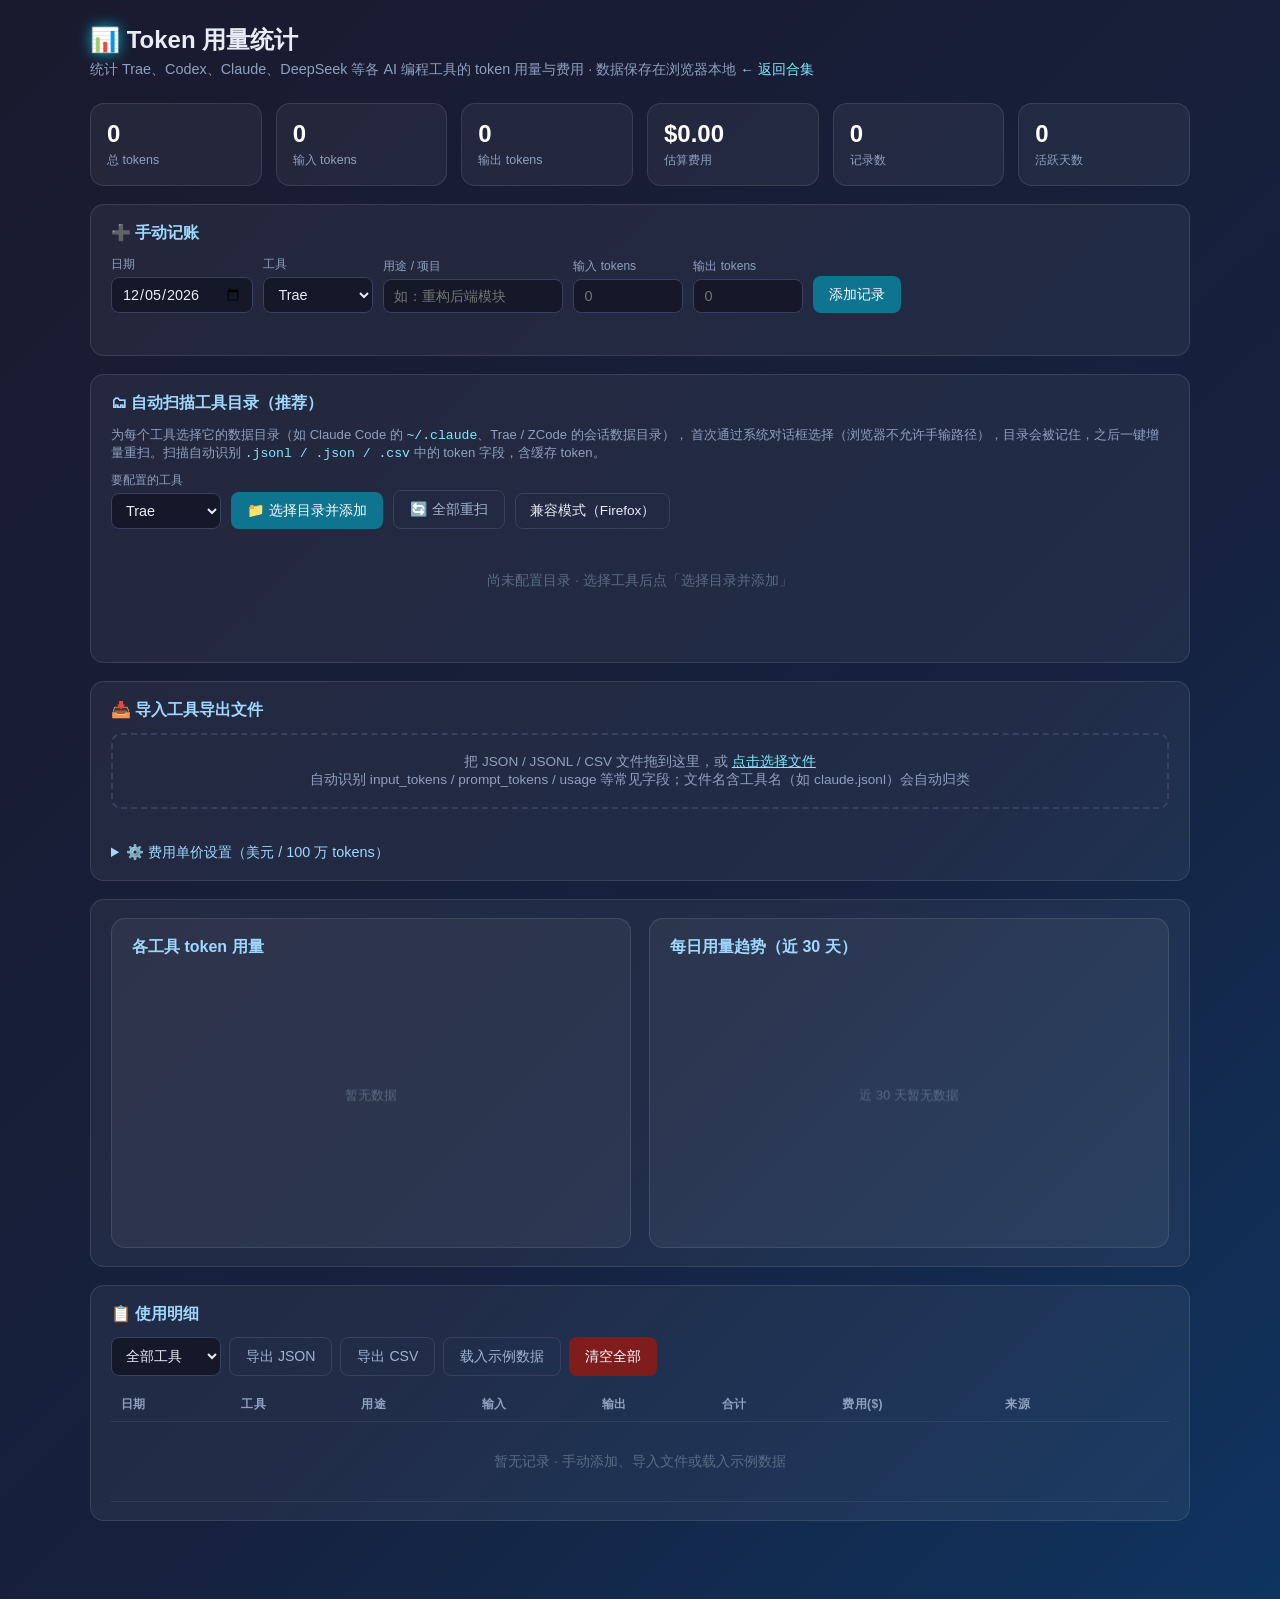
<file: token-usage-tracker/index.html>
<!DOCTYPE html>
<html lang="zh-CN">
<head>
<meta charset="UTF-8" />
<meta name="viewport" content="width=device-width, initial-scale=1.0" />
<title>Token 用量统计</title>
<style>
  * { margin: 0; padding: 0; box-sizing: border-box; }
  body {
    min-height: 100vh;
    font-family: "Segoe UI", "Microsoft YaHei", sans-serif;
    background: linear-gradient(135deg, #1a1a2e 0%, #16213e 60%, #0f3460 100%);
    color: #e8ecf5;
    padding: 24px 20px 60px;
  }
  .wrap { max-width: 1100px; margin: 0 auto; }
  h1 { font-size: 1.5rem; margin-bottom: 4px; }
  h1 .icon { text-shadow: 0 0 14px rgba(0,229,255,.7); }
  .sub { color: #8fa0bf; font-size: .9rem; margin-bottom: 24px; }
  .card {
    background: rgba(255,255,255,.05);
    border: 1px solid rgba(255,255,255,.1);
    border-radius: 14px;
    padding: 18px 20px;
    margin-bottom: 18px;
  }
  .card h2 { font-size: 1rem; color: #9fd8ff; margin-bottom: 12px; }
  .stats { display: grid; grid-template-columns: repeat(auto-fit, minmax(150px, 1fr)); gap: 14px; margin-bottom: 18px; }
  .stat { background: rgba(255,255,255,.05); border: 1px solid rgba(255,255,255,.1); border-radius: 14px; padding: 16px; }
  .stat .v { font-size: 1.5rem; font-weight: 700; color: #fff; }
  .stat .l { font-size: .78rem; color: #8fa0bf; margin-top: 4px; }
  .row { display: flex; gap: 10px; flex-wrap: wrap; align-items: flex-end; }
  .field { display: flex; flex-direction: column; gap: 4px; }
  .field label { font-size: .75rem; color: #8fa0bf; }
  input, select {
    background: #141828; color: #e8ecf5; border: 1px solid #3a4060;
    border-radius: 8px; padding: 8px 10px; font-size: .9rem; font-family: inherit;
  }
  input:focus, select:focus { outline: none; border-color: #00e5ff; }
  input[type="number"] { width: 110px; }
  button {
    background: #0e7490; color: #fff; border: none; border-radius: 8px;
    padding: 9px 16px; font-size: .88rem; cursor: pointer; font-family: inherit;
    transition: background .15s;
  }
  button:hover { background: #0891b2; }
  button.ghost { background: transparent; border: 1px solid #3a4060; color: #9fb4d0; }
  button.ghost:hover { border-color: #00e5ff; color: #7fe9ff; }
  button.danger { background: #7f1d1d; }
  button.danger:hover { background: #b91c1c; }
  .charts { display: grid; grid-template-columns: 1fr 1fr; gap: 18px; }
  @media (max-width: 800px) { .charts { grid-template-columns: 1fr; } }
  canvas { width: 100%; height: auto; display: block; }
  table { width: 100%; border-collapse: collapse; font-size: .85rem; }
  th, td { padding: 8px 10px; text-align: left; border-bottom: 1px solid rgba(255,255,255,.08); white-space: nowrap; }
  th { color: #8fa0bf; font-weight: 600; font-size: .75rem; text-transform: uppercase; letter-spacing: .04em; }
  td.num { text-align: right; font-variant-numeric: tabular-nums; }
  tr:hover td { background: rgba(255,255,255,.03); }
  .tool-chip { display: inline-block; padding: 2px 10px; border-radius: 999px; font-size: .75rem; background: rgba(0,229,255,.12); color: #7fe9ff; }
  .del { color: #ff6b6b; cursor: pointer; border: none; background: none; font-size: 1rem; padding: 2px 6px; }
  .toolbar { display: flex; gap: 8px; flex-wrap: wrap; margin-bottom: 12px; }
  .empty { color: #5a6b85; text-align: center; padding: 30px 0; font-size: .9rem; }
  .msg { font-size: .82rem; color: #7fe9ff; min-height: 1.2em; margin-top: 8px; }
  .drop {
    border: 2px dashed #3a4060; border-radius: 10px; padding: 18px;
    text-align: center; color: #8fa0bf; font-size: .85rem; transition: border-color .15s, background .15s;
  }
  .drop.over { border-color: #00e5ff; background: rgba(0,229,255,.06); }
  a.back { color: #7fe9ff; text-decoration: none; font-size: .85rem; }
  details summary { cursor: pointer; color: #9fd8ff; font-size: .9rem; }
  details { margin-top: 10px; }
  .price-row { display: flex; gap: 10px; align-items: center; margin-bottom: 8px; flex-wrap: wrap; }
  .price-row .t { width: 110px; font-size: .85rem; color: #cfd3ff; }
</style>
</head>
<body>
<div class="wrap">
  <h1><span class="icon">📊</span> Token 用量统计</h1>
  <p class="sub">统计 Trae、Codex、Claude、DeepSeek 等各 AI 编程工具的 token 用量与费用 · 数据保存在浏览器本地 <a class="back" href="../index.html">← 返回合集</a></p>

  <div class="stats" id="stats"></div>

  <div class="card">
    <h2>➕ 手动记账</h2>
    <div class="row">
      <div class="field"><label>日期</label><input type="date" id="f-date" /></div>
      <div class="field"><label>工具</label><select id="f-tool"></select></div>
      <div class="field"><label>用途 / 项目</label><input type="text" id="f-note" placeholder="如：重构后端模块" style="width:180px" /></div>
      <div class="field"><label>输入 tokens</label><input type="number" id="f-in" min="0" placeholder="0" /></div>
      <div class="field"><label>输出 tokens</label><input type="number" id="f-out" min="0" placeholder="0" /></div>
      <button id="btn-add">添加记录</button>
    </div>
    <div class="msg" id="form-msg"></div>
  </div>

  <div class="card">
    <h2>🗂 自动扫描工具目录（推荐）</h2>
    <p style="font-size:.82rem;color:#8fa0bf;margin-bottom:10px">
      为每个工具选择它的数据目录（如 Claude Code 的 <code style="color:#7fe9ff">~/.claude</code>、Trae / ZCode 的会话数据目录），
      首次通过系统对话框选择（浏览器不允许手输路径），目录会被记住，之后一键增量重扫。扫描自动识别
      <code style="color:#7fe9ff">.jsonl / .json / .csv</code> 中的 token 字段，含缓存 token。
    </p>
    <div class="row" style="margin-bottom:12px">
      <div class="field"><label>要配置的工具</label><select id="scan-tool"></select></div>
      <button id="btn-pick-dir">📁 选择目录并添加</button>
      <button class="ghost" id="btn-rescan-all">🔄 全部重扫</button>
      <label class="ghost" style="display:inline-flex;align-items:center;gap:6px;cursor:pointer;border:1px solid #3a4060;border-radius:8px;padding:8px 14px;font-size:.85rem">
        兼容模式（Firefox）<input type="file" id="f-fbdir" webkitdirectory multiple style="display:none" />
      </label>
    </div>
    <div id="sources"></div>
    <div class="msg" id="scan-msg"></div>
  </div>

  <div class="card">
    <h2>📥 导入工具导出文件</h2>
    <div class="drop" id="drop">把 JSON / JSONL / CSV 文件拖到这里，或 <label style="color:#7fe9ff;cursor:pointer;text-decoration:underline">点击选择文件<input type="file" id="f-file" multiple accept=".json,.jsonl,.csv,.txt" style="display:none" /></label><br />自动识别 input_tokens / prompt_tokens / usage 等常见字段；文件名含工具名（如 claude.jsonl）会自动归类</div>
    <div class="msg" id="import-msg"></div>
    <details>
      <summary>⚙️ 费用单价设置（美元 / 100 万 tokens）</summary>
      <div id="prices" style="margin-top:12px"></div>
      <button class="ghost" id="btn-save-prices">保存单价</button>
    </details>
  </div>

  <div class="card charts">
    <div class="card" style="margin:0">
      <h2>各工具 token 用量</h2>
      <canvas id="chart-tool" width="480" height="260"></canvas>
    </div>
    <div class="card" style="margin:0">
      <h2>每日用量趋势（近 30 天）</h2>
      <canvas id="chart-day" width="480" height="260"></canvas>
    </div>
  </div>

  <div class="card">
    <h2>📋 使用明细</h2>
    <div class="toolbar">
      <select id="f-filter"></select>
      <button class="ghost" id="btn-export-json">导出 JSON</button>
      <button class="ghost" id="btn-export-csv">导出 CSV</button>
      <button class="ghost" id="btn-demo">载入示例数据</button>
      <button class="danger" id="btn-clear">清空全部</button>
    </div>
    <div style="overflow-x:auto">
      <table>
        <thead><tr><th>日期</th><th>工具</th><th>用途</th><th class="num">输入</th><th class="num">输出</th><th class="num">合计</th><th class="num">费用($)</th><th>来源</th><th></th></tr></thead>
        <tbody id="tbody"></tbody>
      </table>
    </div>
  </div>
</div>

<script>
(function () {
  "use strict";
  const LS_REC = "token-tracker-records", LS_PRICE = "token-tracker-prices", LS_SCAN = "token-tracker-scan";
  const TOOLS = ["Trae", "Codex", "Claude", "DeepSeek", "ZCode", "Cursor", "Copilot", "ChatGPT", "其他"];
  // 默认单价：美元 / 1M tokens（混合估算，可自行修改）
  const DEFAULT_PRICES = {
    Trae: [3, 12], Codex: [2.5, 10], Claude: [9, 45], DeepSeek: [0.5, 2],
    ZCode: [3, 12], Cursor: [4, 15], Copilot: [3, 12], ChatGPT: [3, 12], 其他: [3, 12],
  };
  const TOOL_COLORS = ["#00e5ff", "#ff6b9b", "#7fff7f", "#ffe98a", "#c792ea", "#ffab70", "#7ad0ff", "#9aa4c0"];
  const fmt = n => n.toLocaleString("en-US");
  const fmtK = n => n >= 1e6 ? (n / 1e6).toFixed(2) + "M" : n >= 1000 ? (n / 1000).toFixed(1) + "K" : String(n);
  const today = () => new Date().toISOString().slice(0, 10);
  const $ = id => document.getElementById(id);

  let records = [];
  let prices = {}, scanState = {};
  try { records = JSON.parse(localStorage.getItem(LS_REC)) || []; } catch (e) { records = []; }
  try { prices = JSON.parse(localStorage.getItem(LS_PRICE)) || {}; } catch (e) { prices = {}; }
  try { scanState = JSON.parse(localStorage.getItem(LS_SCAN)) || {}; } catch (e) { scanState = {}; }
  for (const t of TOOLS) if (!prices[t]) prices[t] = DEFAULT_PRICES[t].slice();
  const save = () => { localStorage.setItem(LS_REC, JSON.stringify(records)); localStorage.setItem(LS_PRICE, JSON.stringify(prices)); localStorage.setItem(LS_SCAN, JSON.stringify(scanState)); };

  function costOf(r) {
    const pr = prices[r.tool] || [3, 12];
    return (r.in / 1e6) * pr[0] + (r.out / 1e6) * pr[1];
  }

  // ---------- 表单 ----------
  const toolSel = $("f-tool"), filterSel = $("f-filter");
  for (const t of TOOLS) toolSel.add(new Option(t, t));
  filterSel.add(new Option("全部工具", "全部", true, true));
  for (const t of TOOLS) filterSel.add(new Option(t, t));
  $("f-date").value = today();

  $("btn-add").addEventListener("click", () => {
    const r = {
      date: $("f-date").value || today(),
      tool: toolSel.value,
      note: $("f-note").value.trim(),
      in: Math.max(0, +$("f-in").value || 0),
      out: Math.max(0, +$("f-out").value || 0),
      src: "手动",
    };
    if (!r.in && !r.out) { $("form-msg").textContent = "⚠ 请填写输入或输出 tokens"; return; }
    records.push(r);
    save(); render();
    $("f-note").value = ""; $("f-in").value = ""; $("f-out").value = "";
    $("form-msg").textContent = "✓ 已添加 " + r.tool + " " + fmtK(r.in + r.out) + " tokens";
  });

  // ---------- 导入 ----------
  const IN_KEYS = ["input_tokens", "prompt_tokens", "inputTokens", "promptTokens", "input"];
  const OUT_KEYS = ["output_tokens", "completion_tokens", "outputTokens", "completionTokens", "output"];
  const CACHE_KEYS = ["cache_read_input_tokens", "cache_creation_input_tokens", "cacheReadInputTokens", "cacheCreationInputTokens"];
  function extractRecords(obj, srcTool) {
    // 递归寻找带 token 字段的对象；pd = 父级消息继承的日期（usage 里通常没有时间戳）
    const found = [];
    (function walk(o, pd) {
      if (!o || typeof o !== "object") return;
      if (Array.isArray(o)) { o.forEach(x => walk(x, pd)); return; }
      const iK = IN_KEYS.find(k => typeof o[k] === "number");
      const oK = OUT_KEYS.find(k => typeof o[k] === "number");
      if (iK !== undefined && oK !== undefined) {
        let inV = o[iK];
        for (const ck of CACHE_KEYS) if (typeof o[ck] === "number") inV += o[ck];  // 缓存 token 计入输入
        found.push({
          date: pickDateRaw(o) || pd || today(), tool: pickTool(o) || srcTool,
          note: String(o.model || o.note || o.task || ""),
          in: inV, out: o[oK], src: "导入",
        });
        return; // usage 对象不再深入
      }
      const nd = pickDateRaw(o) || pd;
      const u = o.usage || o.token_usage || o.tokens;
      if (u && u !== o) walk(u, nd);
      for (const k of ["message", "response", "result", "data", "entries", "items", "events", "sessions"]) if (o[k]) walk(o[k], nd);
    })(obj, undefined);
    return found;
  }
  function pickDateRaw(o) {
    for (const k of ["date", "timestamp", "created_at", "time", "ts", "createdAt"]) {
      if (o[k]) { const d = new Date(typeof o[k] === "number" && o[k] > 1e11 ? o[k] : (o[k] > 1e9 ? o[k] * 1000 : o[k])); if (!isNaN(d)) return d.toISOString().slice(0, 10); }
    }
    return null;
  }
  function pickDate(o) { return pickDateRaw(o) || today(); }
  function pickTool(o) {
    const s = (o.tool || o.source || o.app || "").toString().toLowerCase();
    if (!s) return "";
    return TOOLS.find(t => s.includes(t.toLowerCase())) || TOOLS.find(t => s.includes(t.toLowerCase().slice(0, 4))) || "";
  }
  function toolFromFilename(name) {
    const n = name.toLowerCase();
    return TOOLS.find(t => n.includes(t.toLowerCase())) || "";
  }
  function parseCsv(text, fname) {
    const lines = text.split(/\r?\n/).filter(l => l.trim());
    if (lines.length < 2) return [];
    const head = lines[0].split(",").map(h => h.trim().toLowerCase().replace(/["']/g, ""));
    const iI = head.findIndex(h => IN_KEYS.includes(h)), iO = head.findIndex(h => OUT_KEYS.includes(h));
    const iD = head.findIndex(h => ["date", "timestamp", "time"].includes(h));
    const iT = head.findIndex(h => ["tool", "source", "app"].includes(h));
    const iN = head.findIndex(h => ["note", "model", "task", "memo"].includes(h));
    if (iI < 0 && iO < 0) return [];
    const srcTool = toolFromFilename(fname);
    return lines.slice(1).map(line => {
      const cells = line.match(/("([^"]|"")*"|[^,]*)(,|$)/g).map(c => c.replace(/,$/, "").replace(/^"|"$/g, "").replace(/""/g, '"'));
      return {
        date: iD >= 0 ? (cells[iD] || "").slice(0, 10) || today() : today(),
        tool: iT >= 0 ? (TOOLS.find(t => (cells[iT] || "").toLowerCase().includes(t.toLowerCase())) || srcTool || "其他") : (srcTool || "其他"),
        note: iN >= 0 ? cells[iN] || "" : "",
        in: Math.round(+cells[iI] || 0), out: Math.round(+cells[iO] || 0), src: "导入",
      };
    }).filter(r => r.in || r.out);
  }
  function handleFiles(files) {
    let pending = files.length, added = 0;
    const msgs = [];
    for (const f of files) {
      const reader = new FileReader();
      reader.onload = () => {
        const text = String(reader.result);
        const srcTool = toolFromFilename(f.name);
        let recs = [];
        if (f.name.endsWith(".csv") || (text.includes(",") && !text.trim().startsWith("{") && !text.trim().startsWith("["))) {
          recs = parseCsv(text, f.name);
        } else {
          try {
            if (text.trim().startsWith("[")) recs = extractRecords(JSON.parse(text), srcTool);
            else {
              for (const line of text.split(/\r?\n/)) {   // JSONL
                if (!line.trim()) continue;
                try { recs.push(...extractRecords(JSON.parse(line), srcTool)); } catch (e) { /* 跳过坏行 */ }
              }
            }
          } catch (e) { msgs.push(f.name + " 解析失败"); }
        }
        if (!srcTool) for (const r of recs) if (!r.tool) r.tool = "其他";
        records.push(...recs); added += recs.length;
        if (recs.length) msgs.push(f.name + ": " + recs.length + " 条" + (srcTool ? " → " + srcTool : ""));
        if (--pending === 0) {
          save(); render();
          $("import-msg").textContent = added ? "✓ 共导入 " + added + " 条 · " + msgs.join(" ｜ ") : "⚠ 未识别到 token 数据 · " + msgs.join(" ｜ ");
        }
      };
      reader.readAsText(f);
    }
  }
  $("f-file").addEventListener("change", e => { if (e.target.files.length) handleFiles([...e.target.files]); e.target.value = ""; });
  const drop = $("drop");
  drop.addEventListener("dragover", e => { e.preventDefault(); drop.classList.add("over"); });
  drop.addEventListener("dragleave", () => drop.classList.remove("over"));
  drop.addEventListener("drop", e => { e.preventDefault(); drop.classList.remove("over"); if (e.dataTransfer.files.length) handleFiles([...e.dataTransfer.files]); });

  // ---------- 目录自动扫描 ----------
  const SCAN_TOOLS = TOOLS.filter(t => t !== "其他");
  const scanToolSel = $("scan-tool");
  for (const t of SCAN_TOOLS) scanToolSel.add(new Option(t, t));

  function idb() {
    return new Promise((res, rej) => {
      const r = indexedDB.open("token-tracker", 1);
      r.onupgradeneeded = () => r.result.createObjectStore("dirs");
      r.onsuccess = () => res(r.result);
      r.onerror = () => rej(r.error);
    });
  }
  async function idbSet(k, v) { const db = await idb(); return new Promise((res, rej) => { const tx = db.transaction("dirs", "readwrite"); tx.objectStore("dirs").put(v, k); tx.oncomplete = res; tx.onerror = () => rej(tx.error); }); }
  async function idbDel(k) { const db = await idb(); return new Promise((res, rej) => { const tx = db.transaction("dirs", "readwrite"); tx.objectStore("dirs").delete(k); tx.oncomplete = res; tx.onerror = () => rej(tx.error); }); }
  async function idbAll() {
    const db = await idb();
    return new Promise((res, rej) => {
      const tx = db.transaction("dirs", "readonly"), out = {};
      tx.objectStore("dirs").openCursor().onsuccess = e => {
        const c = e.target.result;
        if (c) { out[c.key] = c.value; c.continue(); }
      };
      tx.oncomplete = () => res(out);
      tx.onerror = () => rej(tx.error);
    });
  }

  function parseScanText(text, name, tool) {
    let recs = [];
    try {
      if (/\.csv$/i.test(name) || (text.includes(",") && !text.trim().startsWith("{") && !text.trim().startsWith("["))) {
        recs = parseCsv(text, name);
      } else if (text.trim().startsWith("[")) {
        recs = extractRecords(JSON.parse(text), tool);
      } else {
        for (const line of text.split(/\r?\n/)) {
          if (!line.trim()) continue;
          try { recs.push(...extractRecords(JSON.parse(line), tool)); } catch (e) { /* 坏行跳过 */ }
        }
      }
    } catch (e) { return null; }
    if (!recs.length) return null;
    const sum = recs.reduce((a, r) => ({ in: a.in + r.in, out: a.out + r.out }), { in: 0, out: 0 });
    const dates = recs.map(r => r.date).filter(Boolean).sort();
    return { tool, in: sum.in, out: sum.out, date: dates[dates.length - 1] || today(), src: "扫描", events: recs.length };
  }
  function upsertScanRecord(rec) {
    const i = records.findIndex(r => r.key === rec.key);
    if (i >= 0) records[i] = rec; else records.push(rec);
  }

  async function scanHandle(dirHandle, tool, onProgress) {
    let scanned = 0, files = 0;
    const seen = new Set();
    async function walk(dir, rel, depth) {
      if (depth > 6) return;
      for await (const [name, h] of dir.entries()) {
        if (name === "node_modules" || name === ".git" || name === ".cache") continue;
        if (h.kind === "directory") { await walk(h, rel + name + "/", depth + 1); continue; }
        if (!/\.(jsonl|json|csv)$/i.test(name)) continue;
        files++;
        const key = tool + "|" + rel + name;
        seen.add(key);
        const f = await h.getFile();
        const st = scanState[key];
        if (st && st.size === f.size && st.mtime === f.lastModified) continue;   // 增量：没变就跳过
        if (f.size > 30 * 1024 * 1024) continue;                                  // 跳过大文件
        const parsed = parseScanText(await f.text(), name, tool);
        if (!parsed) continue;
        parsed.key = key; parsed.note = rel + name;
        upsertScanRecord(parsed);
        scanState[key] = { size: f.size, mtime: f.lastModified };
        scanned++;
        if (scanned % 20 === 0) onProgress(`已扫描 ${files} 个文件，解析 ${scanned} 个…`);
      }
    }
    await walk(dirHandle, "", 0);
    // 清理已删除文件的旧记录
    for (const k of Object.keys(scanState)) {
      if (k.startsWith(tool + "|") && !seen.has(k)) {
        delete scanState[k];
        const i = records.findIndex(r => r.key === k);
        if (i >= 0) records.splice(i, 1);
      }
    }
    return { scanned, files };
  }

  async function rescanSource(tool, dirHandle) {
    let perm = "granted";
    if (dirHandle.queryPermission) perm = await dirHandle.queryPermission({ mode: "read" });
    if (perm !== "granted" && dirHandle.requestPermission) perm = await dirHandle.requestPermission({ mode: "read" });
    if (perm !== "granted") { $("scan-msg").textContent = `⚠ ${tool} 目录未获授权，请重试`; return null; }
    $("scan-msg").textContent = `⏳ 正在扫描 ${tool} …`;
    const r = await scanHandle(dirHandle, tool, m => { $("scan-msg").textContent = m; });
    save(); render(); renderSources();
    $("scan-msg").textContent = `✓ ${tool}: 扫描 ${r.files} 个文件，更新 ${r.scanned} 个`;
    return r;
  }

  async function renderSources() {
    const all = await idbAll();
    const el = $("sources");
    const keys = Object.keys(all);
    if (!keys.length) { el.innerHTML = `<div class="empty">尚未配置目录 · 选择工具后点「选择目录并添加」</div>`; return; }
    el.innerHTML = keys.map(storeKey => {
      const tool = storeKey.replace(/^dir:/, "");   // 存储键是 "dir:工具名"，去掉前缀才是真名
      const st = all[storeKey];
      let n = 0, sum = 0;
      for (const sk in scanState) if (sk.startsWith(tool + "|")) { n++; const r = records.find(x => x.key === sk); if (r) sum += r.in + r.out; }
      return `<div class="price-row" style="background:rgba(255,255,255,.03);border-radius:8px;padding:8px 10px">
        <span class="tool-chip">${tool}</span>
        <span style="font-size:.82rem;color:#cfd3ff;flex:1;overflow:hidden;text-overflow:ellipsis" title="${st.label}">📁 ${st.label}</span>
        <span style="font-size:.78rem;color:#8fa0bf">${n} 个文件 · ${fmtK(sum)} tokens</span>
        <button class="ghost" data-rescan="${tool}">重扫</button>
        <button class="del" data-remove="${tool}" title="移除目录">✕</button>
      </div>`;
    }).join("");
    el.querySelectorAll("[data-rescan]").forEach(b => b.addEventListener("click", async () => {
      const all2 = await idbAll();
      const st2 = all2["dir:" + b.dataset.rescan];
      if (st2) await rescanSource(b.dataset.rescan, st2.handle);
    }));
    el.querySelectorAll("[data-remove]").forEach(b => b.addEventListener("click", async () => {
      const tool = b.dataset.remove;
      await idbDel("dir:" + tool);
      for (const k of Object.keys(scanState)) if (k.startsWith(tool + "|")) { delete scanState[k]; const i = records.findIndex(r => r.key === k); if (i >= 0) records.splice(i, 1); }
      save(); renderSources(); render();
    }));
  }

  $("btn-pick-dir").addEventListener("click", async () => {
    if (!window.showDirectoryPicker) {
      $("scan-msg").textContent = "⚠ 当前浏览器不支持目录选择，请用「兼容模式」选择文件夹，或使用附带的 scan-cli.mjs";
      return;
    }
    try {
      const tool = scanToolSel.value;
      const handle = await window.showDirectoryPicker();
      await idbSet("dir:" + tool, { handle, label: handle.name });
      await rescanSource(tool, handle);
    } catch (e) { if (e.name !== "AbortError") $("scan-msg").textContent = "✕ " + e.message; }
  });
  $("btn-rescan-all").addEventListener("click", async () => {
    const all = await idbAll(), keys = Object.keys(all);
    if (!keys.length) { $("scan-msg").textContent = "⚠ 尚未配置任何目录"; return; }
    let ok = 0;
    for (const k of keys) { const tool = k.replace(/^dir:/, ""); const r = await rescanSource(tool, all[k].handle); if (r) ok++; }
    if (ok) $("scan-msg").textContent = `✓ 已重扫 ${ok} 个目录`;
  });
  $("f-fbdir").addEventListener("change", e => {
    const tool = scanToolSel.value;
    let n = 0;
    for (const f of e.target.files) {
      if (!/\.(jsonl|json|csv)$/i.test(f.name) || f.size > 30 * 1024 * 1024) continue;
      const rel = f.webkitRelativePath || f.name;
      const key = tool + "|fb|" + rel;
      f.text().then(text => {
        const parsed = parseScanText(text, f.name, tool);
        if (!parsed) return;
        parsed.key = key; parsed.note = rel;
        upsertScanRecord(parsed);
        scanState[key] = { size: f.size, mtime: f.lastModified };
        n++; save();
      });
    }
    setTimeout(() => { save(); render(); renderSources(); $("scan-msg").textContent = `✓ 兼容模式扫描完成，解析 ${n} 个文件`; }, 1200);
    e.target.value = "";
  });

  // ---------- 单价设置 ----------
  function renderPrices() {
    $("prices").innerHTML = TOOLS.map(t =>
      `<div class="price-row"><span class="t">${t}</span>
       <label style="font-size:.75rem;color:#8fa0bf">输入</label><input type="number" step="0.1" min="0" data-tool="${t}" data-k="0" value="${prices[t][0]}" />
       <label style="font-size:.75rem;color:#8fa0bf">输出</label><input type="number" step="0.1" min="0" data-tool="${t}" data-k="1" value="${prices[t][1]}" />
       <span style="font-size:.75rem;color:#5a6b85">$ / 1M</span></div>`
    ).join("");
  }
  $("btn-save-prices").addEventListener("click", () => {
    $("prices").querySelectorAll("input").forEach(el => { prices[el.dataset.tool][+el.dataset.k] = Math.max(0, +el.value || 0); });
    save(); render(); $("import-msg").textContent = "✓ 单价已保存，费用已重新计算";
  });

  // ---------- 导出 / 清空 / 示例 ----------
  function download(name, text, mime) {
    const a = document.createElement("a");
    a.href = URL.createObjectURL(new Blob([text], { type: mime }));
    a.download = name; a.click();
    URL.revokeObjectURL(a.href);
  }
  $("btn-export-json").addEventListener("click", () => download("token-usage-" + today() + ".json", JSON.stringify(records, null, 2), "application/json"));
  $("btn-export-csv").addEventListener("click", () => {
    const csv = "date,tool,note,input_tokens,output_tokens,source\n" +
      records.map(r => [r.date, r.tool, '"' + (r.note || "").replace(/"/g, '""') + '"', r.in, r.out, r.src].join(",")).join("\n");
    download("token-usage-" + today() + ".csv", csv, "text/csv");
  });
  $("btn-clear").addEventListener("click", () => {
    if (!records.length) return;
    if (confirm("确定清空全部 " + records.length + " 条记录？此操作不可恢复。")) { records = []; save(); render(); }
  });
  $("btn-demo").addEventListener("click", () => {
    const notes = ["重构登录模块", "写单元测试", "排查线上 bug", "生成 API 文档", "代码评审", "新功能开发"];
    const recs = [];
    for (let d = 29; d >= 0; d--) {
      const date = new Date(Date.now() - d * 864e5).toISOString().slice(0, 10);
      const n = Math.random() < 0.25 ? 0 : 1 + Math.floor(Math.random() * 3);
      for (let i = 0; i < n; i++) {
        const tool = TOOLS[Math.floor(Math.random() * 6)];
        recs.push({ date, tool, note: notes[Math.floor(Math.random() * notes.length)], in: 2000 + Math.floor(Math.random() * 90000), out: 500 + Math.floor(Math.random() * 20000), src: "示例" });
      }
    }
    records.push(...recs); save(); render();
  });

  // ---------- 渲染 ----------
  function render() {
    const filter = filterSel.value;
    const list = records.filter(r => filter === "全部" || r.tool === filter).slice().sort((a, b) => b.date.localeCompare(a.date));
    const totIn = list.reduce((s, r) => s + r.in, 0), totOut = list.reduce((s, r) => s + r.out, 0);
    const totCost = list.reduce((s, r) => s + costOf(r), 0);
    const days = new Set(list.map(r => r.date)).size;

    $("stats").innerHTML = [
      [fmtK(totIn + totOut), "总 tokens"],
      [fmtK(totIn), "输入 tokens"],
      [fmtK(totOut), "输出 tokens"],
      ["$" + totCost.toFixed(2), "估算费用"],
      [list.length, "记录数"],
      [days, "活跃天数"],
    ].map(([v, l]) => `<div class="stat"><div class="v">${v}</div><div class="l">${l}</div></div>`).join("");

    $("tbody").innerHTML = list.length ? list.map((r, i) =>
      `<tr><td>${r.date}</td><td><span class="tool-chip">${r.tool}</span></td><td style="max-width:220px;overflow:hidden;text-overflow:ellipsis">${r.note || "—"}</td>
       <td class="num">${fmt(r.in)}</td><td class="num">${fmt(r.out)}</td><td class="num">${fmt(r.in + r.out)}</td>
       <td class="num">${costOf(r).toFixed(4)}</td><td style="color:#5a6b85">${r.src}</td>
       <td><button class="del" data-i="${records.indexOf(r)}" title="删除">✕</button></td></tr>`
    ).join("") : `<tr><td colspan="9" class="empty">暂无记录 · 手动添加、导入文件或载入示例数据</td></tr>`;
    $("tbody").querySelectorAll(".del").forEach(b => b.addEventListener("click", () => {
      const r = records[+b.dataset.i];
      if (r && r.key) delete scanState[r.key];   // 删除扫描记录后，重扫才会重新计入
      records.splice(+b.dataset.i, 1); save(); render();
    }));

    drawToolChart(list);
    drawDayChart(list);
  }

  function drawToolChart(list) {
    const cv = $("chart-tool"), ctx = cv.getContext("2d");
    ctx.clearRect(0, 0, cv.width, cv.height);
    const byTool = {};
    for (const r of list) byTool[r.tool] = (byTool[r.tool] || 0) + r.in + r.out;
    const entries = Object.entries(byTool).sort((a, b) => b[1] - a[1]);
    if (!entries.length) { emptyChart(ctx, cv, "暂无数据"); return; }
    const max = entries[0][1], W = cv.width, H = cv.height;
    const bw = Math.min(64, (W - 60) / entries.length - 14);
    ctx.font = "11px sans-serif";
    entries.forEach(([t, v], i) => {
      const x = 40 + i * ((W - 50) / entries.length) + 4;
      const h = Math.max(3, (v / max) * (H - 70));
      ctx.fillStyle = TOOL_COLORS[TOOLS.indexOf(t) % TOOL_COLORS.length];
      ctx.fillRect(x, H - 36 - h, bw, h);
      ctx.fillStyle = "#e8ecf5"; ctx.textAlign = "center";
      ctx.fillText(fmtK(v), x + bw / 2, H - 42 - h);
      ctx.fillStyle = "#8fa0bf";
      ctx.fillText(t, x + bw / 2, H - 20);
    });
    ctx.textAlign = "left";
  }
  function drawDayChart(list) {
    const cv = $("chart-day"), ctx = cv.getContext("2d");
    ctx.clearRect(0, 0, cv.width, cv.height);
    const byDay = {};
    for (const r of list) byDay[r.date] = (byDay[r.date] || 0) + r.in + r.out;
    const days = [];
    for (let d = 29; d >= 0; d--) days.push(new Date(Date.now() - d * 864e5).toISOString().slice(0, 10));
    const vals = days.map(d => byDay[d] || 0);
    const max = Math.max(...vals, 1);
    if (!vals.some(v => v)) { emptyChart(ctx, cv, "近 30 天暂无数据"); return; }
    const W = cv.width, H = cv.height, px_ = (W - 50) / 29, baseY = H - 34, top = 18;
    ctx.strokeStyle = "#00e5ff"; ctx.lineWidth = 2; ctx.beginPath();
    vals.forEach((v, i) => {
      const x = 36 + i * px_, y = baseY - (v / max) * (baseY - top);
      i ? ctx.lineTo(x, y) : ctx.moveTo(x, y);
    });
    ctx.stroke();
    vals.forEach((v, i) => {
      const x = 36 + i * px_, y = baseY - (v / max) * (baseY - top);
      ctx.fillStyle = "#00e5ff"; ctx.fillRect(x - 2, y - 2, 4, 4);
    });
    ctx.fillStyle = "#8fa0bf"; ctx.font = "10px sans-serif";
    ctx.fillText(days[0].slice(5), 20, H - 14);
    ctx.fillText(days[29].slice(5), W - 44, H - 14);
    ctx.fillText(fmtK(max), 2, 14);
    ctx.textAlign = "left";
  }
  function emptyChart(ctx, cv, msg) {
    ctx.fillStyle = "#5a6b85"; ctx.font = "13px sans-serif"; ctx.textAlign = "center";
    ctx.fillText(msg, cv.width / 2, cv.height / 2);
    ctx.textAlign = "left";
  }

  filterSel.addEventListener("change", render);
  // 清理旧版本 bug 留下的脏数据（工具名被写成 "dir:xxx" 的扫描状态和记录）
  let dirty = false;
  for (const k of Object.keys(scanState)) if (k.startsWith("dir:")) { delete scanState[k]; dirty = true; }
  const n0 = records.length;
  records = records.filter(r => !String(r.tool || "").startsWith("dir:"));
  if (dirty || records.length !== n0) save();
  renderPrices();
  render();
  renderSources();
})();
</script>
</body>
</html>
</file>
<file: card-spire/css/style.css>
:root {
  --gold: #e8b84b; --bg0: #0d0a18; --bg1: #171226; --panel: #221a38; --panel2: #2b2148;
  --line: #3a2f5c; --text: #efe9ff; --dim: #a89ec8; --red: #e5535e; --green: #6fce8f; --blue: #6fb7e8;
  --rar-c: #8fa3c8; --rar-u: #6fce8f; --rar-r: #e8b84b;
}
* { margin: 0; padding: 0; box-sizing: border-box; -webkit-tap-highlight-color: transparent; }
html, body { height: 100%; overscroll-behavior: none; }
body {
  font-family: "Segoe UI", "Microsoft YaHei", sans-serif;
  background: radial-gradient(1200px 700px at 50% -10%, #2c2150 0%, var(--bg1) 55%, var(--bg0) 100%) fixed;
  color: var(--text); user-select: none; -webkit-user-select: none; touch-action: manipulation;
}
/* 全局噪点纹理：低透明度胶片颗粒，让大面积渐变不显"平" */
body::after {
  content: ''; position: fixed; inset: 0; z-index: 90; pointer-events: none; opacity: .05;
  background: url("data:image/svg+xml,%3Csvg xmlns='http://www.w3.org/2000/svg' width='140' height='140'%3E%3Cfilter id='n'%3E%3CfeTurbulence type='fractalNoise' baseFrequency='0.9' numOctaves='2' stitchTiles='stitch'/%3E%3C/filter%3E%3Crect width='140' height='140' filter='url(%23n)'/%3E%3C/svg%3E");
}
button { font-family: inherit; cursor: pointer; }
#app { min-height: 100dvh; display: flex; flex-direction: column; }

/* ===== 顶栏 ===== */
#topbar {
  display: none; align-items: center; gap: 10px; padding: 8px 14px;
  background: linear-gradient(180deg, rgba(20, 14, 38, .92), rgba(13, 10, 24, .85));
  border-bottom: 1px solid var(--line); font-size: 14px; box-shadow: 0 2px 10px rgba(0,0,0,.35);
}
#topbar.on { display: flex; }
.tb-hp { display: flex; align-items: center; gap: 6px; min-width: 150px; }
.hpbar {
  flex: 1; height: 14px; background: #260d16; border-radius: 7px; overflow: hidden;
  border: 1px solid #5c2434; box-shadow: inset 0 2px 4px rgba(0,0,0,.55); position: relative;
}
.hpbar i {
  display: block; height: 100%; transition: width .35s ease;
  background: linear-gradient(180deg, #ff96a0, #e04855 55%, #a62c3a);
  box-shadow: inset 0 1px 0 rgba(255,255,255,.35);
}
.hpbar.low i { animation: hpPulse 1.1s ease-in-out infinite; }
@keyframes hpPulse { 50% { filter: brightness(1.55) saturate(1.3); } }
.tb-item { color: var(--dim); white-space: nowrap; }
.tb-item b { color: var(--text); }
.tb-btn {
  background: var(--panel2); color: var(--text); border: 1px solid var(--line); border-radius: 8px;
  padding: 4px 10px; font-size: 13px; transition: border-color .15s, transform .1s;
}
.tb-btn:hover { border-color: var(--gold); }
.tb-btn:active { transform: scale(.94); }
.tb-spacer { flex: 1; }

#stage { flex: 1; display: flex; flex-direction: column; }
#stage.sshake { animation: sshake .3s ease; }
@keyframes sshake {
  0%, 100% { transform: translate(0, 0); }
  20% { transform: translate(-5px, 2px); } 40% { transform: translate(4px, -2px); }
  60% { transform: translate(-3px, 1px); } 80% { transform: translate(2px, -1px); }
}

/* ===== 按钮 ===== */
.btn {
  background: linear-gradient(180deg, #f4d47e, #c9962e); color: #2a1c04; border: none;
  border-radius: 10px; padding: 12px 26px; font-size: 16px; font-weight: 700; letter-spacing: 1px;
  box-shadow: 0 4px 0 #8a6414, 0 8px 18px rgba(0,0,0,.4), inset 0 1px 0 rgba(255,255,255,.5);
  transition: transform .1s, filter .15s; position: relative;
}
.btn:hover:not(:disabled) { filter: brightness(1.08); }
.btn:active { transform: translateY(2px); box-shadow: 0 2px 0 #8a6414; }
.btn.ghost { background: var(--panel2); color: var(--text); border: 1px solid var(--line); box-shadow: inset 0 1px 0 rgba(255,255,255,.05); font-weight: 500; }
.btn.ghost:hover { border-color: var(--gold); }
.btn:disabled { filter: grayscale(.9) brightness(.6); cursor: not-allowed; }

/* ===== 标题页 ===== */
.title-screen { flex: 1; display: flex; flex-direction: column; align-items: center; justify-content: center; gap: 18px; padding: 30px 16px; text-align: center; }
.title-screen h1 {
  font-size: 52px; letter-spacing: 10px; color: transparent;
  background: linear-gradient(180deg, #fff3cf 0%, #f0c96a 45%, #b8862e 85%);
  -webkit-background-clip: text; background-clip: text;
  filter: drop-shadow(0 0 22px rgba(232,184,75,.4)) drop-shadow(0 3px 1px rgba(0,0,0,.55));
}
.title-screen .sub { color: var(--dim); letter-spacing: 3px; margin-top: -8px; }
.title-menu { display: flex; flex-direction: column; gap: 12px; width: min(320px, 86vw); margin-top: 14px; }
.title-stats { color: var(--dim); font-size: 13px; margin-top: 10px; }
.title-progress { color: var(--gold); font-size: 13px; margin-top: -4px; }
.tscreen-bg { position: fixed; inset: 0; pointer-events: none; overflow: hidden; z-index: -1; }
.tscreen-bg::before { /* 星空 + 月晕 */
  content: ''; position: absolute; inset: 0; animation: twinkle 4s ease-in-out infinite alternate;
  background-image:
    radial-gradient(1.6px 1.6px at 12% 20%, rgba(255,255,255,.75), transparent 60%),
    radial-gradient(1.2px 1.2px at 26% 48%, rgba(255,255,255,.5), transparent 60%),
    radial-gradient(1.8px 1.8px at 38% 14%, rgba(255,255,255,.65), transparent 60%),
    radial-gradient(1.2px 1.2px at 55% 34%, rgba(255,255,255,.45), transparent 60%),
    radial-gradient(1.6px 1.6px at 68% 10%, rgba(255,255,255,.7), transparent 60%),
    radial-gradient(1.2px 1.2px at 79% 44%, rgba(255,255,255,.5), transparent 60%),
    radial-gradient(1.8px 1.8px at 90% 24%, rgba(255,255,255,.7), transparent 60%),
    radial-gradient(120px 120px at 84% 12%, rgba(164,142,255,.14), transparent 70%);
}
@keyframes twinkle { from { opacity: .7; } to { opacity: 1; } }
.tscreen-bg::after { /* 地平线余晖 */
  content: ''; position: absolute; left: 0; right: 0; bottom: 0; height: 52%;
  background: linear-gradient(180deg, transparent, rgba(232,120,60,.06) 62%, rgba(232,120,60,.12));
}
.tspire { position: absolute; bottom: -8px; left: 50%; transform: translateX(-50%); opacity: .5; animation: spireFloat 6s ease-in-out infinite; }
@keyframes spireFloat { 0%, 100% { transform: translateX(-50%) translateY(0); } 50% { transform: translateX(-50%) translateY(-7px); } }

/* ===== 地图 ===== */
.map-screen {
  flex: 1; overflow-y: auto; padding: 18px 10px 30px;
  background: radial-gradient(900px 480px at 50% 0%, rgba(76,58,132,.28), transparent 72%);
}
.map-title { text-align: center; color: var(--dim); margin-bottom: 8px; letter-spacing: 2px; }
#mapwrap { position: relative; max-width: 560px; margin: 0 auto; }
#maplines { position: absolute; inset: 0; pointer-events: none; }
#maplines line { stroke: #5a4a8e; stroke-width: 3; stroke-linecap: round; stroke-dasharray: 1 8; opacity: .85; }
.mrow { position: relative; display: flex; justify-content: space-around; align-items: center; margin: 14px 0; z-index: 1; }
.mnode {
  width: 58px; height: 58px; border-radius: 50%; border: 2px solid var(--line);
  background: radial-gradient(circle at 34% 28%, #322852, #221a38 72%);
  font-size: 24px; display: flex; align-items: center; justify-content: center; position: relative;
  transition: transform .15s, box-shadow .15s;
  box-shadow: 0 4px 10px rgba(0,0,0,.4), inset 0 2px 4px rgba(255,255,255,.06);
}
/* 节点类型描边色 */
.mnode.nt-battle { border-color: #8a4650; }
.mnode.nt-elite { border-color: #9a55b0; }
.mnode.nt-event { border-color: #4a9a90; }
.mnode.nt-shop { border-color: #b8963e; }
.mnode.nt-rest { border-color: #c4743a; }
.mnode.nt-treasure { border-color: #d8a840; }
.mnode.nt-boss { border-color: #d04545; width: 66px; height: 66px; font-size: 28px; box-shadow: 0 0 14px rgba(208,69,69,.4), inset 0 2px 4px rgba(255,255,255,.06); }
.mnode .mlabel { position: absolute; bottom: -18px; font-size: 10px; color: var(--dim); white-space: nowrap; }
.mnode.avail { border-color: var(--gold); box-shadow: 0 0 14px rgba(232,184,75,.5); animation: pulse 1.4s infinite; }
.mnode.avail:hover { transform: scale(1.12); }
.mnode.done { opacity: .35; filter: grayscale(.8); }
.mnode.cur { border-color: #7ad0ff; box-shadow: 0 0 12px rgba(122,208,255,.6); opacity: 1; }
.mnode.locked { opacity: .45; }
@keyframes pulse { 0%,100% { box-shadow: 0 0 8px rgba(232,184,75,.35);} 50% { box-shadow: 0 0 18px rgba(232,184,75,.75);} }
.map-hint { text-align: center; color: var(--gold); font-size: 14px; min-height: 22px; margin-top: 10px; }

/* ===== 战斗 ===== */
.battle { flex: 1; display: flex; flex-direction: column; min-height: 0; position: relative; }
.battle::after { /* 舞台暗角，聚拢视线 */
  content: ''; position: absolute; inset: 0; pointer-events: none;
  background: radial-gradient(120% 92% at 50% 18%, transparent 55%, rgba(5,3,12,.5) 100%);
}
.benemies { position: relative; display: flex; justify-content: center; align-items: flex-end; gap: 8px; padding: 10px 8px 0; flex-wrap: wrap; }
.benemies::before { /* 怪物脚下的斗兽场光晕 */
  content: ''; position: absolute; left: 8%; right: 8%; bottom: -4px; height: 48px;
  background: radial-gradient(50% 100% at 50% 50%, rgba(122,90,200,.3), rgba(122,90,200,0) 72%);
  filter: blur(2px); pointer-events: none;
}
.enemy {
  position: relative; width: 158px; padding: 6px 6px 8px; border-radius: 12px; text-align: center; z-index: 1;
  transition: opacity .5s, transform .5s;
}
.enemy.t { cursor: crosshair; }
.enemy.t::after { /* 选中目标：呼吸虚线圈 */
  content: ''; position: absolute; inset: -7px; border: 2px dashed rgba(232,184,75,.85);
  border-radius: 15px; pointer-events: none; animation: targetPulse 1.1s ease-in-out infinite;
}
@keyframes targetPulse { 50% { opacity: .45; } }
.enemy .intent {
  display: inline-block; font-size: 13px; background: rgba(13,10,24,.82); border: 1px solid var(--line);
  border-radius: 10px; padding: 2px 10px; margin-bottom: 2px; white-space: nowrap;
  box-shadow: 0 3px 8px rgba(0,0,0,.45);
}
.intent.i-attack { border-color: #a04048; color: #ffc4c9; background: rgba(64,16,24,.78); }
.intent.i-block { border-color: #3a6ea8; color: #bfe0ff; }
.intent.i-buff { border-color: #2e6b45; color: #b8ffcf; }
.intent.i-debuff { border-color: #7a4a9e; color: #e2c6ff; }
.intent.i-heal { border-color: #a85a7a; color: #ffd0e2; }
.enemy .csvg { width: 96px; height: 96px; filter: drop-shadow(0 6px 8px rgba(0,0,0,.5)); animation: bob 3.2s ease-in-out infinite; animation-delay: var(--bob, 0s); }
@keyframes bob { 0%, 100% { transform: translateY(0); } 50% { transform: translateY(-5px); } }
.enemy.dead { opacity: 0; transform: translateY(14px) scale(.75) rotate(8deg); pointer-events: none; }
.enemy.lunge { animation: lunge .45s ease; }
.enemy.hurt { animation: shake .32s; }
.enemy.flash { animation: flash .32s; }
.ehp { display: flex; align-items: center; gap: 5px; font-size: 12px; color: var(--dim); justify-content: center; }
.ehp .hpbar { height: 10px; max-width: 86px; }
.blkchip { font-size: 11px; background: #1e3a5f; border: 1px solid #3a6ea8; color: #bfe0ff; border-radius: 8px; padding: 0 6px; white-space: nowrap; box-shadow: 0 0 8px rgba(58,110,168,.35); }
.ebuffs, .pbuffs { display: flex; gap: 4px; justify-content: center; margin-top: 3px; flex-wrap: wrap; min-height: 18px; }
.buff { font-size: 11px; border-radius: 8px; padding: 1px 6px; background: rgba(13,10,24,.7); border: 1px solid var(--line); }
.buff.g { color: #b8ffcf; border-color: #2e6b45; background: rgba(20,52,32,.55); }
.buff.b { color: #ffc4c9; border-color: #7a2e38; background: rgba(52,18,26,.55); }
@keyframes lunge { 0% {transform: translateY(0);} 40% {transform: translateY(22px) scale(1.05);} 100% {transform: translateY(0);} }
@keyframes shake { 0%,100% {transform: translateX(0);} 25% {transform: translateX(-7px);} 50% {transform: translateX(6px);} 75% {transform: translateX(-4px);} }
@keyframes flash { 30% { filter: brightness(3) saturate(1.5) drop-shadow(0 0 10px #fff); } }
.floatnum {
  position: absolute; left: 50%; top: 30%; font-weight: 800; font-size: 22px;
  pointer-events: none; animation: rise .9s cubic-bezier(.2,.8,.3,1) forwards; z-index: 5;
  text-shadow: 0 0 6px rgba(0,0,0,.9), 0 2px 4px #000;
}
.floatnum.fdmg { color: #ff8a8a; } .floatnum.fblk { color: #9fd4ff; font-size: 15px; } .floatnum.fheal { color: #9dffb0; }
@keyframes rise {
  0% { opacity: 0; transform: translateX(-50%) scale(.45); margin-top: 8px; }
  16% { opacity: 1; transform: translateX(-50%) scale(1.2); }
  30% { transform: translateX(-50%) scale(1); }
  100% { opacity: 0; transform: translateX(-50%) scale(1); margin-top: -56px; }
}

.blog { min-height: 24px; text-align: center; color: var(--dim); font-size: 13px; padding: 4px 10px; line-height: 1.4; }
.bplayer {
  display: flex; align-items: center; justify-content: center; gap: 14px; padding: 4px 10px; position: relative;
}
.pavatar { width: 74px; height: 74px; position: relative; }
.pavatar svg { width: 100%; height: 100%; filter: drop-shadow(0 4px 6px rgba(0,0,0,.5)); }
.pmeta { text-align: left; min-width: 170px; }
.pmeta .pname { font-size: 13px; color: var(--dim); margin-bottom: 3px; }
.pmeta .hpbar { height: 15px; }
.pnum { font-size: 12px; color: var(--dim); margin-top: 2px; }

.bhand { margin-top: auto; display: flex; align-items: flex-end; gap: 10px; padding: 8px 12px 14px; }
.energyorb {
  width: 64px; height: 64px; border-radius: 50%; flex: none; align-self: center; position: relative;
  background: radial-gradient(circle at 34% 28%, #e8f4ff 0%, #9fd4ff 24%, #3f7fc4 62%, #16345e 100%);
  border: 3px solid #0c1626; color: #fff;
  display: flex; flex-direction: column; align-items: center; justify-content: center;
  box-shadow: 0 0 18px rgba(111,183,232,.5), inset 0 -8px 14px rgba(0,0,0,.4), inset 0 6px 10px rgba(255,255,255,.22);
}
.energyorb::after { /* 晶体高光 */
  content: ''; position: absolute; left: 14%; top: 9%; width: 34%; height: 20%;
  border-radius: 50%; background: rgba(255,255,255,.55); filter: blur(1px); transform: rotate(-24deg);
}
.energyorb b { font-size: 25px; line-height: 1; text-shadow: 0 2px 3px rgba(0,0,0,.55); }
.energyorb span { font-size: 10px; opacity: .85; }
.energyorb.full { animation: orbPulse 1.3s ease-in-out infinite; }
@keyframes orbPulse { 0%,100% { box-shadow: 0 0 12px rgba(111,183,232,.4), inset 0 -8px 14px rgba(0,0,0,.4);} 50% { box-shadow: 0 0 26px rgba(159,212,255,.9), inset 0 -8px 14px rgba(0,0,0,.4);} }
.handwrap { flex: 1; display: flex; justify-content: center; gap: 8px; min-width: 0; overflow-x: auto; padding: 16px 2px 4px; overscroll-behavior-x: contain; }
.bctl { display: flex; flex-direction: column; gap: 8px; flex: none; align-self: center; }
.pile {
  background: var(--panel); color: var(--dim); border: 1px solid var(--line); border-radius: 8px;
  padding: 6px 10px; font-size: 12px; white-space: nowrap; transition: color .15s, border-color .15s;
}
.pile:hover { color: var(--text); border-color: var(--gold); }
.endturn {
  background: linear-gradient(180deg, #f4d47e, #c9962e); color: #2a1c04; border: none; border-radius: 10px;
  padding: 10px 14px; font-weight: 800; font-size: 14px; white-space: nowrap; position: relative; overflow: hidden;
  box-shadow: 0 3px 0 #8a6414, inset 0 1px 0 rgba(255,255,255,.5);
}
.endturn::after { /* 悬停扫光 */
  content: ''; position: absolute; top: -4px; bottom: -4px; left: -70%; width: 45%;
  background: linear-gradient(100deg, transparent, rgba(255,255,255,.55), transparent);
  transform: skewX(-18deg); transition: left .4s ease; pointer-events: none;
}
.endturn:hover:not(:disabled)::after { left: 135%; }
.endturn:disabled { filter: grayscale(.9) brightness(.6); }

/* ===== 卡牌（参考杀戮尖塔：类型配色边框 + 名牌 + 贴图区 + 稀有度宝石） ===== */
.hcard {
  position: relative; flex: none; width: 124px; height: 174px; border-radius: 11px;
  padding: 0 7px 7px; display: flex; flex-direction: column; cursor: pointer;
  border: 2px solid var(--line);
  background: linear-gradient(180deg, #352a56, #241c3e);
  box-shadow: 0 6px 14px rgba(0,0,0,.5), inset 0 1px 0 rgba(255,255,255,.07);
  transition: transform .16s ease, box-shadow .16s ease;
}
.hcard.t-attack { border-color: #b8503f; background: linear-gradient(180deg, #4e2732 0%, #331a29 55%, #241524 100%); }
.hcard.t-skill  { border-color: #3f9a6c; background: linear-gradient(180deg, #1d4234 0%, #16302a 55%, #12221f 100%); }
.hcard.t-power  { border-color: #6f7de0; background: linear-gradient(180deg, #2a2e5c 0%, #212346 55%, #171634 100%); }
.hcard.r-rare { box-shadow: 0 6px 14px rgba(0,0,0,.5), 0 0 10px rgba(232,184,75,.28), inset 0 1px 0 rgba(255,255,255,.07); }
.hcard.clickable:hover { transform: translateY(-16px) scale(1.05); z-index: 3; }
.hcard.t-attack.clickable:hover { box-shadow: 0 14px 26px rgba(0,0,0,.55), 0 0 16px rgba(228,110,96,.42); }
.hcard.t-skill.clickable:hover  { box-shadow: 0 14px 26px rgba(0,0,0,.55), 0 0 16px rgba(110,220,160,.4); }
.hcard.t-power.clickable:hover  { box-shadow: 0 14px 26px rgba(0,0,0,.55), 0 0 16px rgba(135,150,255,.42); }
.hcard.selected {
  transform: translateY(-18px) scale(1.05); border-color: var(--gold); z-index: 4;
  box-shadow: 0 0 18px rgba(232,184,75,.65), 0 14px 26px rgba(0,0,0,.55);
}
.hcard.dis { filter: grayscale(.7) brightness(.55); }
.hcard.dis:hover { transform: none; }
.handcard.deal { animation: dealIn .34s cubic-bezier(.18,.8,.3,1.15) backwards; }
@keyframes dealIn { from { opacity: 0; transform: translateY(34px) rotate(4deg) scale(.9); } }
.hcard .c-cost {
  position: absolute; top: -8px; left: -8px; width: 30px; height: 30px; border-radius: 50%; z-index: 2;
  background: radial-gradient(circle at 32% 28%, #dcedff 0%, #7db4e8 30%, #2f66a8 68%, #1a3c68 100%);
  border: 2px solid #0c1826; color: #fff;
  display: flex; align-items: center; justify-content: center; font-weight: 800; font-size: 15px;
  box-shadow: 0 2px 6px rgba(0,0,0,.5), inset 0 -3px 5px rgba(0,0,0,.35), inset 0 2px 4px rgba(255,255,255,.35);
  text-shadow: 0 1px 2px rgba(0,0,0,.6);
}
.hcard .c-plate {
  margin: 10px 1px 6px; padding: 3px 2px 4px; text-align: center; border-radius: 7px;
  background: linear-gradient(180deg, rgba(255,255,255,.13), rgba(255,255,255,.03));
  border: 1px solid rgba(255,255,255,.15); box-shadow: inset 0 1px 0 rgba(255,255,255,.08);
}
.hcard .c-name { font-size: 13px; font-weight: 700; text-shadow: 0 1px 2px rgba(0,0,0,.55); }
.hcard .c-name.up { color: var(--gold); text-shadow: 0 0 6px rgba(232,184,75,.5); }
.hcard .c-art {
  height: 44px; border-radius: 8px; display: flex; align-items: center; justify-content: center;
  font-size: 29px; position: relative; overflow: hidden;
  border: 1px solid rgba(255,255,255,.1); box-shadow: inset 0 2px 8px rgba(0,0,0,.45);
  text-shadow: 0 3px 6px rgba(0,0,0,.55);
}
.hcard .c-art::before { /* 斜纹底纹 */
  content: ''; position: absolute; inset: 0;
  background: repeating-linear-gradient(45deg, rgba(255,255,255,.04) 0 6px, transparent 6px 12px);
}
.hcard.t-attack .c-art { background: radial-gradient(circle at 50% 60%, rgba(228,110,96,.22), rgba(20,10,20,.42) 78%); }
.hcard.t-skill  .c-art { background: radial-gradient(circle at 50% 60%, rgba(110,220,160,.18), rgba(10,18,16,.42) 78%); }
.hcard.t-power  .c-art { background: radial-gradient(circle at 50% 60%, rgba(135,150,255,.2), rgba(14,14,30,.42) 78%); }
.hcard .c-desc {
  flex: 1; margin-top: 6px; font-size: 10.5px; line-height: 1.45; color: #ded6f2; text-align: center;
  background: rgba(9,7,18,.55); border: 1px solid rgba(255,255,255,.07); border-radius: 6px;
  padding: 4px 4px; overflow: hidden;
}
.hcard .c-foot { display: flex; align-items: center; justify-content: space-between; margin-top: 5px; font-size: 9px; color: var(--dim); }
.hcard .c-type { letter-spacing: 1px; }
.hcard .c-gem { width: 9px; height: 9px; transform: rotate(45deg); border-radius: 2px; box-shadow: 0 0 5px rgba(0,0,0,.5); }
.hcard.r-common .c-gem { background: linear-gradient(135deg, #cdd6ee, #8b98bc); }
.hcard.r-uncommon .c-gem { background: linear-gradient(135deg, #9ff0bd, #46b878); }
.hcard.r-rare .c-gem { background: linear-gradient(135deg, #ffe9a8, #e8a63c); box-shadow: 0 0 6px rgba(232,184,75,.8); }
.hcard .c-stars { font-size: 9px; letter-spacing: 1px; color: var(--rar-c); }
.hcard .c-stars.up { color: var(--gold); text-shadow: 0 0 5px rgba(232,184,75,.9); }
.hcard .c-exh { position: absolute; bottom: 4px; right: 6px; font-size: 9px; color: #c98a8a; }
.hcard.mini { width: 112px; height: 152px; cursor: default; }
.hcard.mini .c-art { height: 36px; font-size: 24px; }
.hcard.mini .c-desc { font-size: 9.5px; }
.hcard.mini.clickable { cursor: pointer; }
.hcard.tiny { width: 92px; height: 126px; padding: 0 5px 5px; }
.hcard.tiny .c-plate { margin-top: 9px; margin-bottom: 4px; padding: 2px 1px 3px; }
.hcard.tiny .c-name { font-size: 11px; }
.hcard.tiny .c-art { height: 28px; font-size: 18px; }
.hcard.tiny .c-desc { font-size: 9px; line-height: 1.4; padding: 3px 2px; margin-top: 4px; }
.hcard.tiny .c-foot { font-size: 8px; margin-top: 3px; }
.hcard.tiny .c-stars { font-size: 8px; }
.cast-ghost {
  animation: castFly .38s ease-out forwards; pointer-events: none; z-index: 40; margin: 0;
}
@keyframes castFly { to { transform: translateY(-70px) scale(1.15); opacity: 0; } }

/* ===== 通用面板屏（奖励/商店/休息/事件/结算） ===== */
.panel-screen { flex: 1; overflow-y: auto; display: flex; flex-direction: column; align-items: center; padding: 26px 14px 40px; gap: 14px; }
.panel-screen h2 {
  font-size: 26px; letter-spacing: 4px; color: transparent;
  background: linear-gradient(180deg, #fff3cf, #e8b84b 60%, #b8862e);
  -webkit-background-clip: text; background-clip: text;
  filter: drop-shadow(0 0 14px rgba(232,184,75,.4));
}
.panel-box {
  width: min(680px, 96vw); border-radius: 14px; padding: 18px;
  background: linear-gradient(180deg, rgba(46,36,78,.78), rgba(28,21,48,.88));
  border: 1px solid #443768;
  box-shadow: 0 12px 32px rgba(0,0,0,.45), inset 0 1px 0 rgba(255,255,255,.06);
}
.rrow { display: flex; gap: 10px; flex-wrap: wrap; justify-content: center; }
.reward-cards { display: flex; gap: 12px; flex-wrap: wrap; justify-content: center; padding: 8px 0; }
.reward-cards .hcard:hover { transform: translateY(-10px); }
.skipbtn { margin-top: 6px; }
.relic-tag { display: inline-flex; align-items: center; gap: 6px; background: rgba(232,184,75,.12); border: 1px solid var(--gold); border-radius: 10px; padding: 6px 12px; font-size: 13px; margin: 3px; box-shadow: 0 0 10px rgba(232,184,75,.18); }
.relic-grid { display: flex; flex-wrap: wrap; gap: 8px; justify-content: center; }
.relic-row {
  display: flex; align-items: flex-start; gap: 10px; padding: 9px 10px; border-bottom: 1px dashed var(--line);
  text-align: left; width: 100%;
}
.relic-row:last-child { border-bottom: none; }
.relic-row .rname { font-weight: 700; font-size: 14px; white-space: nowrap; }
.relic-row .rdesc { color: var(--dim); font-size: 12.5px; line-height: 1.5; }
.gold-big { color: var(--gold); font-size: 18px; font-weight: 700; }

.shop-item { display: flex; align-items: center; gap: 12px; padding: 8px 6px; border-bottom: 1px dashed var(--line); flex-wrap: wrap; justify-content: center; }
.shop-item:last-child { border-bottom: none; }
.price { color: var(--gold); font-weight: 700; white-space: nowrap; }
.soldout { opacity: .35; }

.event-text { line-height: 1.8; color: #d8d0ee; font-size: 15px; }
.event-icon { font-size: 52px; text-align: center; filter: drop-shadow(0 6px 12px rgba(0,0,0,.5)); }
.event-opts { display: flex; flex-direction: column; gap: 10px; margin-top: 12px; }
.event-opts .btn { text-align: left; }
.event-result { color: var(--gold); font-size: 15px; line-height: 1.7; }

/* ===== 弹窗 / 提示 ===== */
#modal { position: fixed; inset: 0; background: rgba(8,6,16,.78); display: none; align-items: center; justify-content: center; z-index: 50; padding: 16px; }
#modal.on { display: flex; }
.mbox {
  background: linear-gradient(180deg, #2c2248, #1d1633); border: 1px solid #443768; border-radius: 14px; padding: 20px;
  max-width: min(760px, 96vw); max-height: 86dvh; overflow-y: auto; width: 100%;
  box-shadow: 0 18px 44px rgba(0,0,0,.6), inset 0 1px 0 rgba(255,255,255,.06);
}
.mbox h3 { margin-bottom: 12px; letter-spacing: 2px; }
.deckgrid { display: flex; flex-wrap: wrap; gap: 8px; justify-content: center; }
.mclose { margin-top: 14px; }
.ftabs { display: flex; gap: 8px; justify-content: center; margin-bottom: 14px; flex-wrap: wrap; }
.ftabs button {
  background: var(--panel2); color: var(--dim); border: 1px solid var(--line); border-radius: 8px;
  padding: 5px 14px; font-size: 13px;
}
.ftabs button.on { color: var(--gold); border-color: var(--gold); }
#toast {
  position: fixed; left: 50%; bottom: 96px; transform: translateX(-50%); background: rgba(13,10,24,.92);
  border: 1px solid var(--gold); color: var(--text); padding: 9px 18px; border-radius: 10px; font-size: 14px;
  opacity: 0; pointer-events: none; transition: opacity .25s; z-index: 60; max-width: 88vw; text-align: center;
  box-shadow: 0 0 18px rgba(232,184,75,.25);
}
#toast.on { opacity: 1; }

/* ===== 自测 ===== */
.selftest { max-width: 720px; margin: 0 auto; padding: 30px 16px; }
.st-row { padding: 7px 12px; border-radius: 8px; margin-bottom: 6px; font-size: 14px; background: rgba(34,26,56,.6); }
.st-ok { border-left: 4px solid var(--green); } .st-fail { border-left: 4px solid var(--red); color: #ffb9be; }
.kbd { background: #141024; border: 1px solid var(--line); border-radius: 4px; padding: 0 5px; font-size: 11px; color: var(--dim); }
.hint-m { display: none; }

/* ===== 移动端 ===== */
@media (max-width: 760px) {
  .title-screen h1 { font-size: 36px; letter-spacing: 6px; }
  .enemy { width: 128px; } .enemy .csvg { width: 74px; height: 74px; }
  .hcard { width: 102px; height: 146px; }
  .hcard .c-plate { margin-top: 9px; }
  .hcard .c-name { font-size: 11.5px; }
  .hcard .c-art { height: 34px; font-size: 22px; }
  .hcard .c-desc { font-size: 9.5px; }
  .hcard.mini { width: 100px; height: 140px; }
  .energyorb { width: 50px; height: 50px; } .energyorb b { font-size: 19px; }
  .pavatar { width: 56px; height: 56px; } .pmeta { min-width: 130px; }
  .bhand { gap: 6px; padding: 6px 8px 10px; flex-wrap: wrap; }
  .bhand .handwrap { order: -1; flex-basis: 100%; justify-content: flex-start; }
  .bctl { flex-direction: row; }
  .hint-pc { display: none; } .hint-m { display: inline; }
  .endturn { padding: 8px 10px; font-size: 12px; }
  .pile { padding: 5px 8px; }
  .tb-hp { min-width: 110px; } .tb-item.hide-m { display: none; }
  .mnode { width: 46px; height: 46px; font-size: 19px; }
  .mnode.nt-boss { width: 52px; height: 52px; font-size: 22px; }
  #topbar { font-size: 12px; gap: 6px; padding: 6px 8px; flex-wrap: wrap; }
}

/* ===== 种族选择 ===== */
.chargrid { display: flex; flex-wrap: wrap; gap: 14px; justify-content: center; max-width: 940px; }
.charcard {
  width: 208px; padding: 14px 12px 12px; border-radius: 14px; text-align: center;
  background: linear-gradient(180deg, rgba(46,36,78,.85), rgba(24,18,42,.92));
  border: 2px solid var(--line); color: var(--text); font-family: inherit;
  transition: transform .15s, border-color .15s, box-shadow .15s;
  box-shadow: 0 8px 20px rgba(0,0,0,.4), inset 0 1px 0 rgba(255,255,255,.06);
}
.charcard:hover { transform: translateY(-6px); border-color: var(--gold); box-shadow: 0 12px 26px rgba(0,0,0,.5), 0 0 16px rgba(232,184,75,.35); }
.charcard:active { transform: translateY(-2px) scale(.98); }
.char-svg { width: 84px; height: 84px; filter: drop-shadow(0 5px 8px rgba(0,0,0,.5)); }
.char-name { font-size: 17px; font-weight: 800; letter-spacing: 2px; margin-top: 4px; }
.char-tag { color: var(--dim); font-size: 12px; line-height: 1.5; min-height: 36px; margin: 4px 0; }
.char-stats { color: var(--gold); font-size: 13px; font-weight: 600; margin: 2px 0 6px; }
.char-perks { color: var(--dim); font-size: 11px; line-height: 1.5; border-top: 1px dashed var(--line); padding-top: 6px; min-height: 40px; }
.hcard .c-cls { color: var(--text); opacity: .9; }

/* 奖励界面内嵌升级选择：单屏一次结算 */
.reward-up {
  margin: 12px 0 6px;
  padding: 10px 14px;
  border: 1px solid var(--gold);
  border-radius: 10px;
  background: rgba(232, 184, 75, 0.08);
}
.reward-up h3 {
  margin: 0 0 8px;
  font-size: 1rem;
  color: var(--gold);
  letter-spacing: 1px;
}
.reward-up .up-btns {
  display: flex;
  flex-direction: column;
  gap: 8px;
  align-items: stretch;
}
</file>
<file: drag-puzzle-game/style.css>
:root {
  --bg: #0f1729;
  --bg-elev: #1a2540;
  --bg-elev-2: #243358;
  --fg: #e9eefb;
  --fg-muted: #93a0bd;
  --accent: #6c8cff;
  --accent-hover: #8aa3ff;
  --success: #44d99a;
  --radius: 12px;
  --shadow: 0 6px 24px rgba(0, 0, 0, 0.35);
}

* {
  box-sizing: border-box;
  margin: 0;
  padding: 0;
}

body {
  font-family: "Segoe UI", "PingFang SC", "Microsoft YaHei", system-ui, sans-serif;
  background: radial-gradient(1200px 600px at 20% -10%, #1b2a52 0%, transparent 60%),
    radial-gradient(900px 500px at 100% 100%, #2a1f4a 0%, transparent 55%), var(--bg);
  color: var(--fg);
  min-height: 100vh;
  display: flex;
  align-items: center;
  justify-content: center;
  padding: 24px 16px;
  line-height: 1.5;
}

.app {
  width: 100%;
  max-width: 920px;
  background: var(--bg-elev);
  border: 1px solid #2a3a66;
  border-radius: 18px;
  box-shadow: var(--shadow);
  overflow: hidden;
}

header {
  padding: 22px 24px 8px;
  text-align: center;
}

header h1 {
  font-size: 26px;
  letter-spacing: 1px;
}

.subtitle {
  color: var(--fg-muted);
  font-size: 13px;
  margin-top: 4px;
}

main {
  display: grid;
  grid-template-columns: 1fr;
  gap: 16px;
  padding: 18px 24px 24px;
}

/* ===== 控制面板 ===== */
.controls {
  background: var(--bg-elev-2);
  border-radius: var(--radius);
  padding: 14px 16px;
  display: flex;
  flex-direction: column;
  gap: 12px;
}

.row {
  display: flex;
  align-items: center;
  gap: 10px;
  flex-wrap: wrap;
}

.row > label {
  color: var(--fg-muted);
  font-size: 13px;
  min-width: 64px;
}

.actions-row {
  gap: 8px;
}

.seg {
  display: inline-flex;
  border: 1px solid #3a4a7a;
  border-radius: 8px;
  overflow: hidden;
}

.seg-btn,
.diff-btn {
  background: transparent;
  color: var(--fg);
  border: none;
  cursor: pointer;
  font-size: 13px;
  transition: background 0.15s;
}

.seg-btn {
  padding: 8px 14px;
}

.diff-btn {
  display: inline-flex;
  flex-direction: column;
  align-items: center;
  gap: 1px;
  padding: 6px 12px;
  line-height: 1.2;
}

.diff-btn strong {
  font-size: 13px;
}

.diff-btn small {
  font-size: 10px;
  opacity: 0.75;
}

.seg-btn:not(:last-child),
.diff-btn:not(:last-child) {
  border-right: 1px solid #3a4a7a;
}

.seg-btn:hover,
.diff-btn:hover {
  background: rgba(108, 140, 255, 0.12);
}

.seg-btn.active,
.diff-btn.active {
  background: var(--accent);
  color: #0b1224;
  font-weight: 600;
}

.primary {
  background: var(--accent);
  color: #0b1224;
  border: none;
  padding: 10px 18px;
  border-radius: 8px;
  font-size: 14px;
  font-weight: 600;
  cursor: pointer;
  transition: background 0.15s, transform 0.05s;
}

.primary:hover {
  background: var(--accent-hover);
}

.primary:active {
  transform: translateY(1px);
}

.ghost {
  background: transparent;
  color: var(--fg);
  border: 1px solid #3a4a7a;
  padding: 10px 16px;
  border-radius: 8px;
  font-size: 14px;
  cursor: pointer;
  transition: background 0.15s;
}

.ghost:hover {
  background: rgba(255, 255, 255, 0.06);
}

.ghost.active {
  border-color: var(--accent);
  color: var(--accent-hover);
  background: rgba(108, 140, 255, 0.1);
}

button:disabled {
  opacity: 0.5;
  cursor: not-allowed;
}

/* ===== 统计 ===== */
.stats {
  display: grid;
  grid-template-columns: repeat(auto-fit, minmax(96px, 1fr));
  gap: 8px;
}

.stats > div {
  background: rgba(0, 0, 0, 0.22);
  border-radius: 8px;
  padding: 8px;
  text-align: center;
}

.stat-label {
  display: block;
  font-size: 11px;
  color: var(--fg-muted);
}

.stat-val {
  display: block;
  font-size: 16px;
  font-weight: 600;
  margin-top: 2px;
  font-variant-numeric: tabular-nums;
}

/* ===== 游戏区布局 ===== */
.play-field {
  display: flex;
  gap: 18px;
  align-items: stretch;
  justify-content: center;
  flex-wrap: wrap;
}

.board-panel {
  display: flex;
  flex-direction: column;
  gap: 6px;
  align-items: center;
}

.panel-caption {
  color: var(--fg-muted);
  font-size: 12px;
}

.board-frame {
  position: relative;
  padding: 6px;
  background: #0b1224;
  border: 1px solid #2a3a66;
  border-radius: var(--radius);
}

.board-frame.loading::after {
  content: "图片处理中…";
  position: absolute;
  inset: 0;
  display: flex;
  align-items: center;
  justify-content: center;
  color: var(--fg-muted);
  font-size: 14px;
  letter-spacing: 1px;
  background: rgba(11, 18, 36, 0.72);
  border-radius: calc(var(--radius) - 2px);
  z-index: 5;
}

#hintLayer {
  position: absolute;
  inset: 7px;
  background-size: cover;
  background-position: center;
  border-radius: 8px;
  opacity: 0;
  transition: opacity 0.2s;
  pointer-events: none;
}

#hintLayer.show {
  opacity: 0.16;
}

.board {
  --size: 4;
  width: min(86vw, 500px);
  height: min(86vw, 500px);
  display: grid;
  grid-template-columns: repeat(var(--size), 1fr);
  grid-template-rows: repeat(var(--size), 1fr);
  gap: 4px;
  position: relative;
}

.cell {
  position: relative;
  z-index: 1;
  background: rgba(255, 255, 255, 0.035);
  border: 1px dashed rgba(255, 255, 255, 0.09);
  border-radius: 8px;
  touch-action: none;
  transition: box-shadow 0.1s, background 0.1s;
}

.cell.filled {
  border-color: transparent;
  background: #111a30;
}

.piece,
.tray-piece {
  background-size: cover;
  background-position: center;
  touch-action: none;
  -webkit-user-select: none;
  user-select: none;
  -webkit-touch-callout: none;
  cursor: grab;
}

.piece {
  position: absolute;
  inset: 2px;
  border-radius: 6px;
}

.piece.correct {
  box-shadow: inset 0 0 0 2px rgba(68, 217, 154, 0.5);
}

.piece.dragging,
.tray-piece.dragging {
  opacity: 0.25;
}

.cell.drop-target {
  box-shadow: inset 0 0 0 3px var(--accent);
  background: rgba(108, 140, 255, 0.15);
}

/* 拖拽中的浮层 */
.drag-ghost {
  position: fixed;
  left: 0;
  top: 0;
  z-index: 1000;
  pointer-events: none;
  border-radius: 8px;
  background-size: cover;
  background-position: center;
  box-shadow: 0 12px 32px rgba(0, 0, 0, 0.5);
  transform: scale(1.04);
}

/* ===== 拼块区 ===== */
.tray-panel {
  width: 300px;
  max-width: 94vw;
  display: flex;
  flex-direction: column;
  gap: 8px;
}

.panel-head {
  color: var(--fg-muted);
  font-size: 13px;
  display: flex;
  justify-content: space-between;
  padding: 0 4px;
}

.tray {
  --thumb: 72px;
  display: flex;
  flex-wrap: wrap;
  gap: 8px;
  align-content: flex-start;
  background: rgba(0, 0, 0, 0.22);
  border: 1px dashed rgba(255, 255, 255, 0.08);
  border-radius: var(--radius);
  padding: 12px;
  min-height: 180px;
  flex: 1;
  touch-action: none;
  transition: outline-color 0.1s;
  outline: 2px dashed transparent;
  outline-offset: -4px;
}

.tray.drop-zone {
  outline-color: var(--accent);
}

.tray-piece {
  width: var(--thumb);
  height: var(--thumb);
  border-radius: 8px;
  box-shadow: 0 2px 8px rgba(0, 0, 0, 0.35);
}

.tray-piece:hover {
  filter: brightness(1.08);
}

/* ===== 弹窗 ===== */
.overlay {
  position: fixed;
  inset: 0;
  background: rgba(8, 12, 24, 0.7);
  display: flex;
  align-items: center;
  justify-content: center;
  z-index: 10;
  backdrop-filter: blur(4px);
}

.overlay.hidden {
  display: none;
}

.modal {
  background: var(--bg-elev-2);
  border: 1px solid #3a4a7a;
  border-radius: var(--radius);
  padding: 28px 32px;
  text-align: center;
  max-width: 360px;
  box-shadow: var(--shadow);
  animation: pop 0.25s ease;
}

.modal-wide {
  width: min(90vw, 860px);
  padding: 22px 24px;
}

.modal-wide img {
  display: block;
  margin: 0 auto 12px;
  width: auto;
  height: auto;
  max-width: 100%; /* 相对弹窗而非视口：任何窗口宽度下都不会溢出 */
  max-height: 64vh;
  max-height: 64dvh; /* 移动端排除浏览器工具栏高度影响 */
  border-radius: 8px;
  background: rgba(255, 255, 255, 0.04);
}

.preview-caption {
  color: var(--fg-muted);
  font-size: 12px;
  margin-bottom: 14px;
}

.modal h2 {
  margin-bottom: 10px;
}

.modal p {
  color: var(--fg-muted);
  margin-bottom: 18px;
}

@keyframes pop {
  from {
    transform: scale(0.9);
    opacity: 0;
  }
  to {
    transform: scale(1);
    opacity: 1;
  }
}

footer {
  padding: 0 24px 18px;
  text-align: center;
}

footer small {
  color: var(--fg-muted);
}

/* ===== 响应式 ===== */
@media (max-width: 760px) {
  .play-field {
    flex-direction: column;
    align-items: center;
  }
  .tray-panel {
    width: 100%;
  }
  .tray {
    min-height: 120px;
  }
}

/* ---- 移动端适配 ---- */
html, body { overscroll-behavior: none; }
* { -webkit-tap-highlight-color: transparent; }
button, .modal { touch-action: manipulation; }
@media (pointer: coarse) {
  .seg-btn, .diff-btn, .primary, .ghost { min-height: 40px; }
  .panel-caption, footer small { font-size: .72rem; }
}

/* ---- 正确吸附反馈与胜利闪光 ---- */
.piece.snap-correct {
  animation: snap-glow 0.5s ease;
}

@keyframes snap-glow {
  0% {
    box-shadow: 0 0 0 0 rgba(68, 217, 154, 0.85);
  }
  60% {
    box-shadow: 0 0 0 12px rgba(68, 217, 154, 0);
  }
  100% {
    box-shadow: 0 0 0 0 rgba(68, 217, 154, 0);
  }
}

.board-frame.win-flash {
  animation: board-flash 1s ease;
}

@keyframes board-flash {
  0%,
  100% {
    box-shadow: 0 0 0 0 rgba(255, 214, 102, 0);
  }
  30% {
    box-shadow: 0 0 34px 8px rgba(255, 214, 102, 0.55);
  }
  60% {
    box-shadow: 0 0 18px 4px rgba(68, 217, 154, 0.4);
  }
}

kbd {
  background: #22243a;
  border: 1px solid #4a4e6e;
  border-radius: 4px;
  padding: 0 5px;
  font-family: inherit;
  font-size: 12px;
  color: #cfd3ff;
}
</file>
<file: puzzle-game/style.css>
:root {
  --bg: #0f1729;
  --bg-elev: #1a2540;
  --bg-elev-2: #243358;
  --fg: #e9eefb;
  --fg-muted: #93a0bd;
  --accent: #6c8cff;
  --accent-hover: #8aa3ff;
  --success: #44d99a;
  --danger: #ff6b6b;
  --radius: 12px;
  --shadow: 0 6px 24px rgba(0, 0, 0, 0.35);
}

* {
  box-sizing: border-box;
  margin: 0;
  padding: 0;
}

body {
  font-family: "Segoe UI", "PingFang SC", "Microsoft YaHei", system-ui, sans-serif;
  background: radial-gradient(1200px 600px at 20% -10%, #1b2a52 0%, transparent 60%),
    radial-gradient(900px 500px at 100% 100%, #2a1f4a 0%, transparent 55%), var(--bg);
  color: var(--fg);
  min-height: 100vh;
  display: flex;
  align-items: center;
  justify-content: center;
  padding: 24px 16px;
  line-height: 1.5;
}

.app {
  width: 100%;
  max-width: 720px;
  background: var(--bg-elev);
  border: 1px solid #2a3a66;
  border-radius: 18px;
  box-shadow: var(--shadow);
  overflow: hidden;
}

header {
  padding: 22px 24px 8px;
  text-align: center;
}

header h1 {
  font-size: 26px;
  letter-spacing: 1px;
}

.subtitle {
  color: var(--fg-muted);
  font-size: 13px;
  margin-top: 4px;
}

main {
  display: grid;
  grid-template-columns: 1fr;
  gap: 18px;
  padding: 18px 24px 24px;
}

/* 控制面板 */
.controls {
  background: var(--bg-elev-2);
  border-radius: var(--radius);
  padding: 16px;
  display: flex;
  flex-direction: column;
  gap: 12px;
}

.row {
  display: flex;
  align-items: center;
  gap: 10px;
  flex-wrap: wrap;
}

.row > label {
  color: var(--fg-muted);
  font-size: 13px;
  min-width: 64px;
}

.seg {
  display: inline-flex;
  border: 1px solid #3a4a7a;
  border-radius: 8px;
  overflow: hidden;
}

.seg-btn,
.diff-btn {
  background: transparent;
  color: var(--fg);
  border: none;
  padding: 8px 14px;
  cursor: pointer;
  font-size: 13px;
  transition: background 0.15s;
}

.seg-btn:not(:last-child),
.diff-btn:not(:last-child) {
  border-right: 1px solid #3a4a7a;
}

.seg-btn:hover,
.diff-btn:hover {
  background: rgba(108, 140, 255, 0.12);
}

.seg-btn.active,
.diff-btn.active {
  background: var(--accent);
  color: #0b1224;
  font-weight: 600;
}

.primary {
  background: var(--accent);
  color: #0b1224;
  border: none;
  padding: 10px 18px;
  border-radius: 8px;
  font-size: 14px;
  font-weight: 600;
  cursor: pointer;
  transition: background 0.15s, transform 0.05s;
}

.primary:hover {
  background: var(--accent-hover);
}

.primary:active {
  transform: translateY(1px);
}

.ghost {
  background: transparent;
  color: var(--fg);
  border: 1px solid #3a4a7a;
  padding: 10px 16px;
  border-radius: 8px;
  font-size: 14px;
  cursor: pointer;
  transition: background 0.15s;
}

.ghost:hover {
  background: rgba(255, 255, 255, 0.06);
}

/* 统计 */
.stats {
  display: grid;
  grid-template-columns: repeat(4, 1fr);
  gap: 8px;
  margin-top: 4px;
}

.stats > div {
  background: rgba(0, 0, 0, 0.22);
  border-radius: 8px;
  padding: 8px;
  text-align: center;
}

.stat-label {
  display: block;
  font-size: 11px;
  color: var(--fg-muted);
}

.stat-val {
  display: block;
  font-size: 16px;
  font-weight: 600;
  margin-top: 2px;
  font-variant-numeric: tabular-nums;
}

/* 棋盘 */
.board-wrap {
  display: flex;
  justify-content: center;
}

/* 拼块绝对定位 + left/top 滑动：改格子坐标只改 --c/--r 两个变量，
   位移由 left/top 过渡完成，实现平滑滑动动画。
   （不用 translate 做位移：translate 的百分比相对滑块自身尺寸解析，
    会算出错误坐标；left/top 的百分比相对棋盘，与宽度语义一致） */
.board {
  --size: 4;
  --gap: 4px;
  --pad: 6px;
  --slot: calc((100% - 2 * var(--pad) - (var(--size) - 1) * var(--gap)) / var(--size));
  width: min(70vw, 460px);
  height: min(70vw, 460px);
  background: #0b1224;
  padding: var(--pad);
  border-radius: var(--radius);
  border: 1px solid #2a3a66;
  position: relative;
}

.tile {
  position: absolute;
  width: var(--slot);
  height: var(--slot);
  left: calc(var(--pad) + (var(--slot) + var(--gap)) * var(--c, 0));
  top: calc(var(--pad) + (var(--slot) + var(--gap)) * var(--r, 0));
  transform: scale(var(--s, 1));
  transition: left 0.14s ease, top 0.14s ease;
  display: flex;
  align-items: center;
  justify-content: center;
  background: linear-gradient(145deg, #3350a8, #4a6ad8);
  color: #fff;
  font-size: clamp(18px, 5vw, 30px);
  font-weight: 700;
  border-radius: 8px;
  cursor: default;
  user-select: none;
  background-size: cover;
  background-position: center;
  background-repeat: no-repeat;
}

/* 打乱 / 重建时禁用动画（避免随机游走全场乱飞） */
.board.no-anim .tile,
.board.no-anim .hole {
  transition: none;
}

/* 空格占位虚线框，滑块滑入的目标提示 */
.hole {
  position: absolute;
  width: var(--slot);
  height: var(--slot);
  left: calc(var(--pad) + (var(--slot) + var(--gap)) * var(--c, 0));
  top: calc(var(--pad) + (var(--slot) + var(--gap)) * var(--r, 0));
  border: 1px dashed rgba(255, 255, 255, 0.14);
  border-radius: 8px;
}

.tile.image-mode {
  background: transparent;
  border: 1px solid rgba(255, 255, 255, 0.08);
  background-size: 100% 100%;
  background-repeat: no-repeat;
  background-position: center;
}

.tile.movable {
  cursor: pointer;
}

.tile.movable:hover {
  --s: 0.985;
  box-shadow: inset 0 0 0 3px var(--accent);
}

/* 完成态：游戏中达成目标时给所有非空块加描边 */
.board.done .tile {
  box-shadow: inset 0 0 0 2px var(--success);
  cursor: default;
}

.board.done .tile.movable:hover {
  --s: 1;
  box-shadow: inset 0 0 0 2px var(--success);
}

/* 胜利脉冲：按对角线波次亮起 */
.board.win .tile {
  animation: winpop 0.55s ease;
  animation-delay: calc((var(--c) + var(--r)) * 26ms);
}

@keyframes winpop {
  0%,
  100% {
    filter: brightness(1);
  }
  45% {
    filter: brightness(1.45) saturate(1.3);
  }
}

/* 弹窗 */
.overlay {
  position: fixed;
  inset: 0;
  background: rgba(8, 12, 24, 0.7);
  display: flex;
  align-items: center;
  justify-content: center;
  z-index: 10;
  backdrop-filter: blur(4px);
}

.overlay.hidden {
  display: none;
}

.modal {
  background: var(--bg-elev-2);
  border: 1px solid #3a4a7a;
  border-radius: var(--radius);
  padding: 28px 32px;
  text-align: center;
  max-width: 360px;
  box-shadow: var(--shadow);
  animation: pop 0.25s ease;
}

.modal h2 {
  margin-bottom: 10px;
}

.modal p {
  color: var(--fg-muted);
  margin-bottom: 18px;
}

@keyframes pop {
  from {
    transform: scale(0.9);
    opacity: 0;
  }
  to {
    transform: scale(1);
    opacity: 1;
  }
}

footer {
  padding: 0 24px 18px;
  text-align: center;
}

footer small {
  color: var(--fg-muted);
}

/* 图片加载中：遮罩提示并禁止交互 */
.board.loading {
  pointer-events: none;
}

.board.loading::after {
  content: "图片加载中…";
  position: absolute;
  inset: 0;
  display: flex;
  align-items: center;
  justify-content: center;
  color: var(--fg-muted);
  font-size: 14px;
  letter-spacing: 1px;
  background: rgba(11, 18, 36, 0.6);
  border-radius: calc(var(--radius) - 2px);
}

/* 响应式 */
@media (max-width: 560px) {
  .stats {
    grid-template-columns: repeat(2, 1fr);
  }
  header {
    padding-top: 18px;
  }
  main {
    padding: 14px 16px 18px;
  }
}

/* ---- 移动端适配 ---- */
html, body { overscroll-behavior: none; }
* { -webkit-tap-highlight-color: transparent; }
button, .board { touch-action: manipulation; }
@media (pointer: coarse) {
  .board { touch-action: manipulation; }
  .seg-btn, .diff-btn, .primary, .ghost { min-height: 40px; }
}

kbd {
  background: #22243a;
  border: 1px solid #4a4e6e;
  border-bottom-width: 2px;
  border-radius: 4px;
  padding: 0 5px;
  font-family: inherit;
  font-size: 12px;
  color: #cfd3ff;
}
</file>
